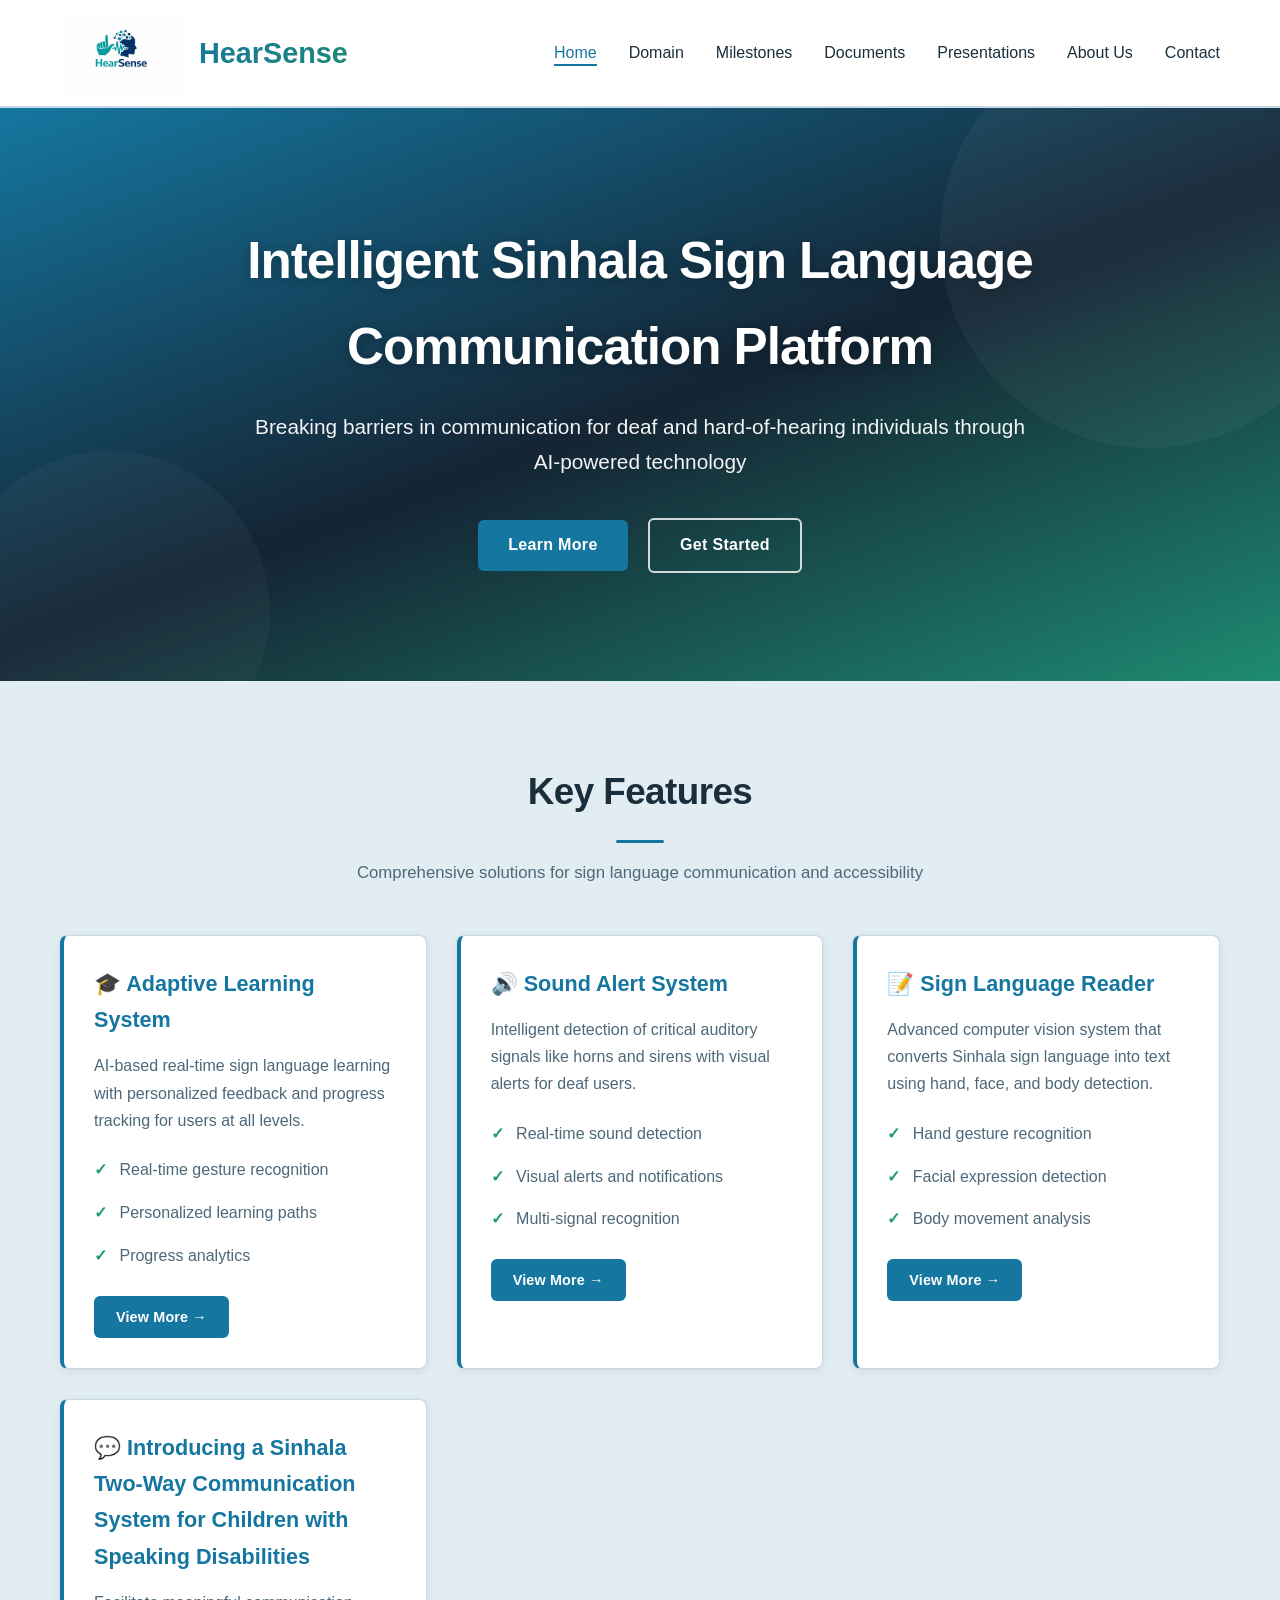
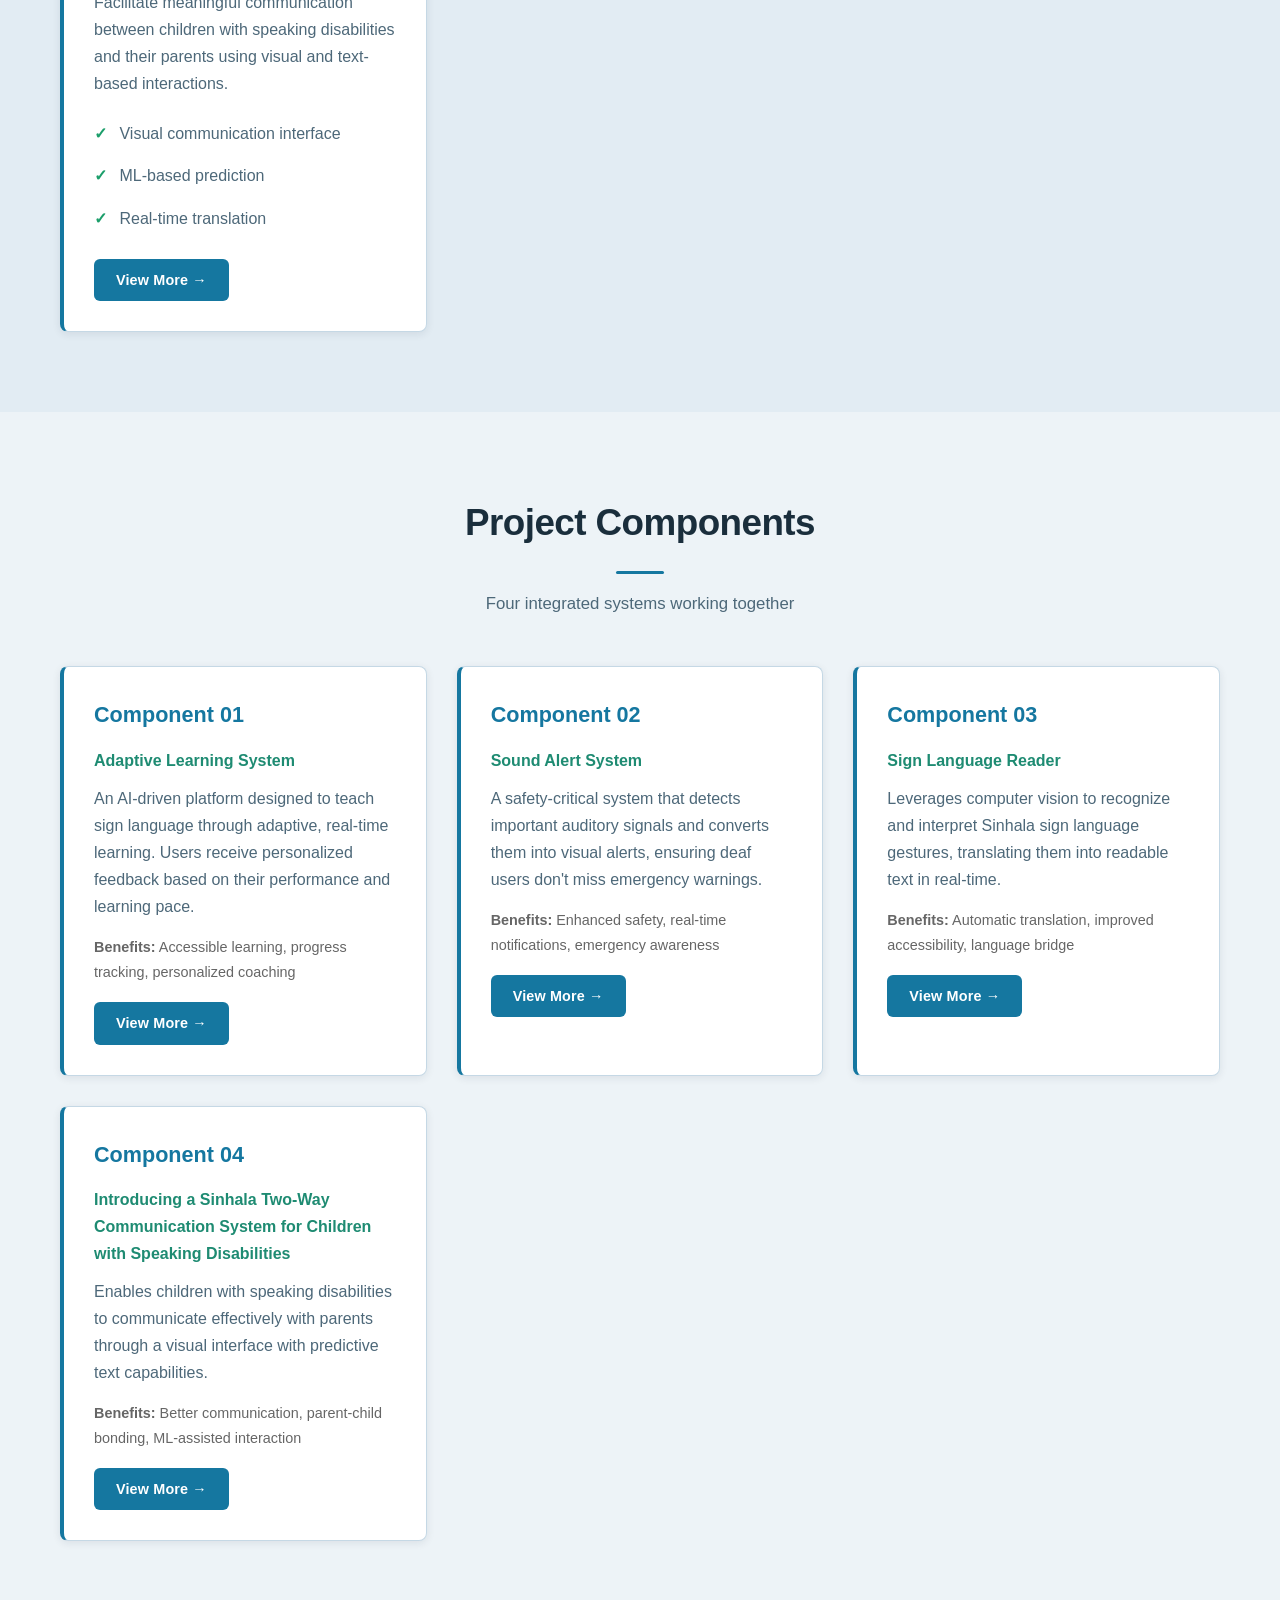
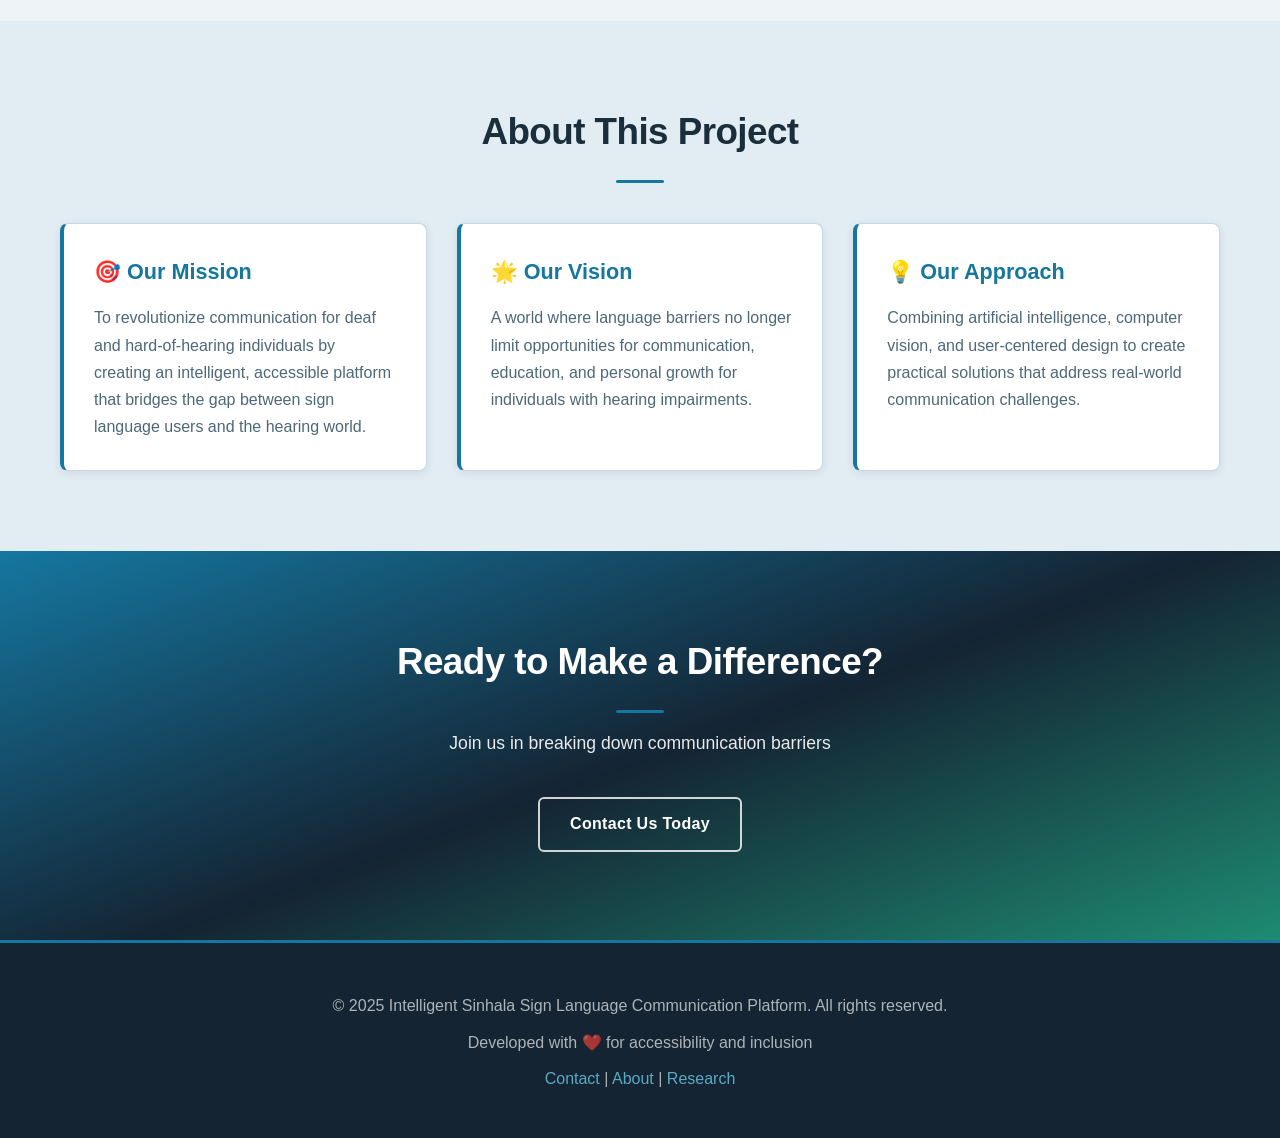
<file: index.html>
<!DOCTYPE html>
<html lang="en">
<head>
    <meta charset="UTF-8">
    <meta name="viewport" content="width=device-width, initial-scale=1.0">
    <title>Intelligent Sinhala Sign Language Communication Platform</title>
    <link rel="stylesheet" href="css/styles.css">
</head>
<body>
    <!-- Navigation -->
    <nav>
        <div class="navbar">
            <a href="index.html" class="logo"><img src="images/Logo.jpeg" alt="HearSense Logo" class="logo-img"><span class="logo-text">HearSense</span></a>
            <div class="menu-toggle">
                <span></span>
                <span></span>
                <span></span>
            </div>
            <ul class="nav-links">
                <li><a href="index.html">Home</a></li>
                <li><a href="domain.html">Domain</a></li>
                <li><a href="milestones.html">Milestones</a></li>
                <li><a href="documents.html">Documents</a></li>
                <li><a href="presentations.html">Presentations</a></li>
                <li><a href="about.html">About Us</a></li>
                <li><a href="contact.html">Contact</a></li>
            </ul>
        </div>
    </nav>

    <!-- Hero Section -->
    <section class="hero">
        <div class="hero-content">
            <h1>Intelligent Sinhala Sign Language Communication Platform</h1>
            <p>Breaking barriers in communication for deaf and hard-of-hearing individuals through AI-powered technology</p>
            <div>
                <a href="domain.html" class="btn btn-primary">Learn More</a>
                <a href="contact.html" class="btn btn-secondary">Get Started</a>
            </div>
        </div>
    </section>

    <!-- Features Section -->
    <section class="alternate">
        <div class="container">
            <h2 class="section-title">Key Features</h2>
            <p class="section-subtitle">Comprehensive solutions for sign language communication and accessibility</p>
            <div class="cards-grid">
                <div class="card">
                    <h3>🎓 Adaptive Learning System</h3>
                    <p>AI-based real-time sign language learning with personalized feedback and progress tracking for users at all levels.</p>
                    <ul>
                        <li>Real-time gesture recognition</li>
                        <li>Personalized learning paths</li>
                        <li>Progress analytics</li>
                    </ul>
                    <a href="component01.html" class="btn-view-more">View More →</a>
                </div>

                <div class="card">
                    <h3>🔊 Sound Alert System</h3>
                    <p>Intelligent detection of critical auditory signals like horns and sirens with visual alerts for deaf users.</p>
                    <ul>
                        <li>Real-time sound detection</li>
                        <li>Visual alerts and notifications</li>
                        <li>Multi-signal recognition</li>
                    </ul>
                    <a href="component02.html" class="btn-view-more">View More →</a>
                </div>

                <div class="card">
                    <h3>📝 Sign Language Reader</h3>
                    <p>Advanced computer vision system that converts Sinhala sign language into text using hand, face, and body detection.</p>
                    <ul>
                        <li>Hand gesture recognition</li>
                        <li>Facial expression detection</li>
                        <li>Body movement analysis</li>
                    </ul>
                    <a href="component03.html" class="btn-view-more">View More →</a>
                </div>

                <div class="card">
                    <h3>💬 Introducing a Sinhala Two-Way Communication System for Children with Speaking Disabilities</h3>
                    <p>Facilitate meaningful communication between children with speaking disabilities and their parents using visual and text-based interactions.</p>
                    <ul>
                        <li>Visual communication interface</li>
                        <li>ML-based prediction</li>
                        <li>Real-time translation</li>
                    </ul>
                    <a href="component04.html" class="btn-view-more">View More →</a>
                </div>
            </div>
        </div>
    </section>

    <!-- Project Components Section -->
    <section>
        <div class="container">
            <h2 class="section-title">Project Components</h2>
            <p class="section-subtitle">Four integrated systems working together</p>
            <div class="cards-grid">
                <div class="card">
                    <h3>Component 01</h3>
                    <h4 style="color: #1e8b72; margin-bottom: 10px;">Adaptive Learning System</h4>
                    <p>An AI-driven platform designed to teach sign language through adaptive, real-time learning. Users receive personalized feedback based on their performance and learning pace.</p>
                    <p style="margin-top: 15px; color: #666; font-size: 0.9rem;">
                        <strong>Benefits:</strong> Accessible learning, progress tracking, personalized coaching
                    </p>
                    <a href="component01.html" class="btn-view-more">View More →</a>
                </div>

                <div class="card">
                    <h3>Component 02</h3>
                    <h4 style="color: #1e8b72; margin-bottom: 10px;">Sound Alert System</h4>
                    <p>A safety-critical system that detects important auditory signals and converts them into visual alerts, ensuring deaf users don't miss emergency warnings.</p>
                    <p style="margin-top: 15px; color: #666; font-size: 0.9rem;">
                        <strong>Benefits:</strong> Enhanced safety, real-time notifications, emergency awareness
                    </p>
                    <a href="component02.html" class="btn-view-more">View More →</a>
                </div>

                <div class="card">
                    <h3>Component 03</h3>
                    <h4 style="color: #1e8b72; margin-bottom: 10px;">Sign Language Reader</h4>
                    <p>Leverages computer vision to recognize and interpret Sinhala sign language gestures, translating them into readable text in real-time.</p>
                    <p style="margin-top: 15px; color: #666; font-size: 0.9rem;">
                        <strong>Benefits:</strong> Automatic translation, improved accessibility, language bridge
                    </p>
                    <a href="component03.html" class="btn-view-more">View More →</a>
                </div>

                <div class="card">
                    <h3>Component 04</h3>
                    <h4 style="color: #1e8b72; margin-bottom: 10px;"> Introducing a Sinhala Two-Way Communication System for Children with Speaking Disabilities</h4>
                    <p>Enables children with speaking disabilities to communicate effectively with parents through a visual interface with predictive text capabilities.</p>
                    <p style="margin-top: 15px; color: #666; font-size: 0.9rem;">
                        <strong>Benefits:</strong> Better communication, parent-child bonding, ML-assisted interaction
                    </p>
                    <a href="component04.html" class="btn-view-more">View More →</a>
                </div>
            </div>
        </div>
    </section>

    <!-- About Project Section -->
    <section class="alternate">
        <div class="container">
            <h2 class="section-title">About This Project</h2>
            <div class="cards-grid">
                <div class="card">
                    <h3>🎯 Our Mission</h3>
                    <p>To revolutionize communication for deaf and hard-of-hearing individuals by creating an intelligent, accessible platform that bridges the gap between sign language users and the hearing world.</p>
                </div>

                <div class="card">
                    <h3>🌟 Our Vision</h3>
                    <p>A world where language barriers no longer limit opportunities for communication, education, and personal growth for individuals with hearing impairments.</p>
                </div>

                <div class="card">
                    <h3>💡 Our Approach</h3>
                    <p>Combining artificial intelligence, computer vision, and user-centered design to create practical solutions that address real-world communication challenges.</p>
                </div>
            </div>
        </div>
    </section>

    <!-- CTA Section -->
    <section style="background: linear-gradient(160deg, #1577a0 0%, #142433 52%, #1e8b72 100%); color: white; text-align: center;">
        <div class="container">
            <h2 class="section-title" style="color: white;">Ready to Make a Difference?</h2>
            <p style="color: rgba(255,255,255,0.9); margin-bottom: 30px; font-size: 1.1rem;">
                Join us in breaking down communication barriers
            </p>
            <a href="contact.html" class="btn btn-secondary">Contact Us Today</a>
        </div>
    </section>

    <!-- Footer -->
    <footer>
        <div class="footer-content">
            <p>&copy; 2025 Intelligent Sinhala Sign Language Communication Platform. All rights reserved.</p>
            <p>Developed with ❤️ for accessibility and inclusion</p>
            <p>
                <a href="contact.html">Contact</a> | 
                <a href="about.html">About</a> | 
                <a href="domain.html">Research</a>
            </p>
        </div>
    </footer>

    <script src="js/main.js"></script>
</body>
</html>
</file>
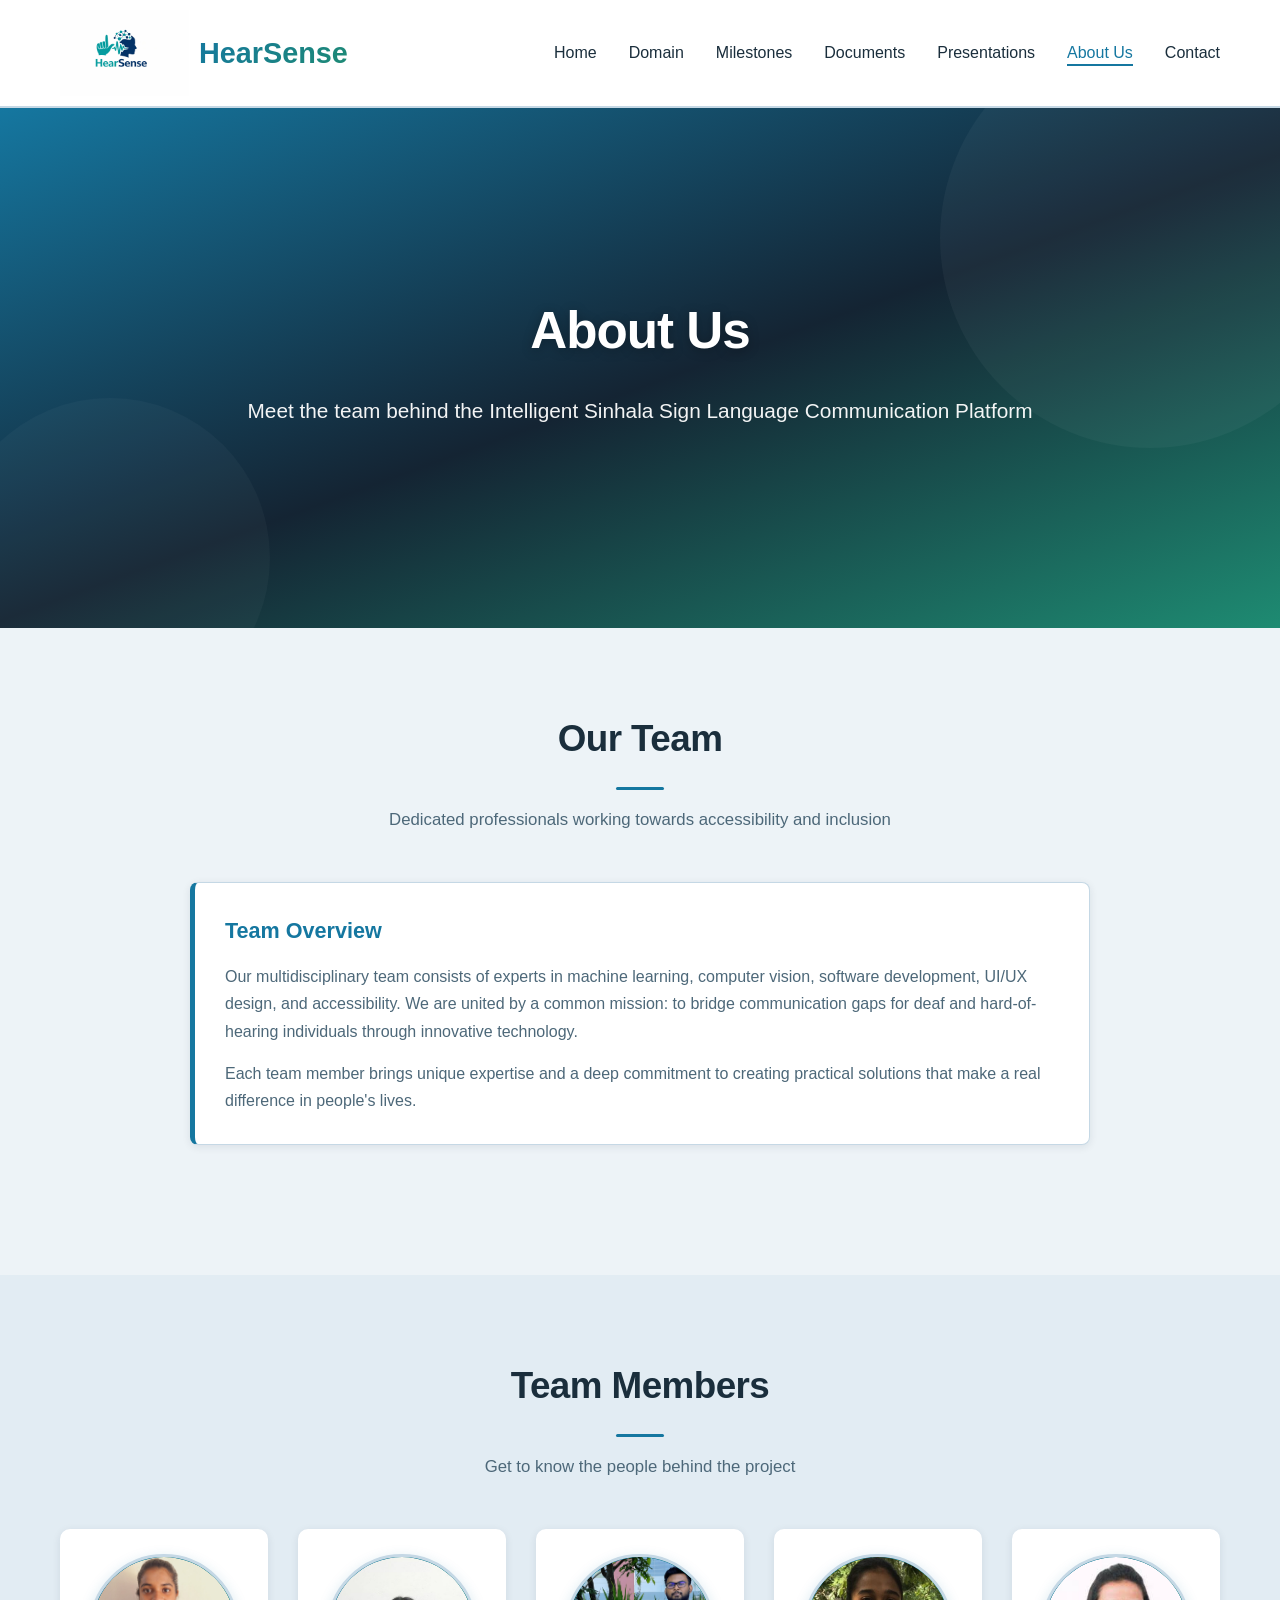
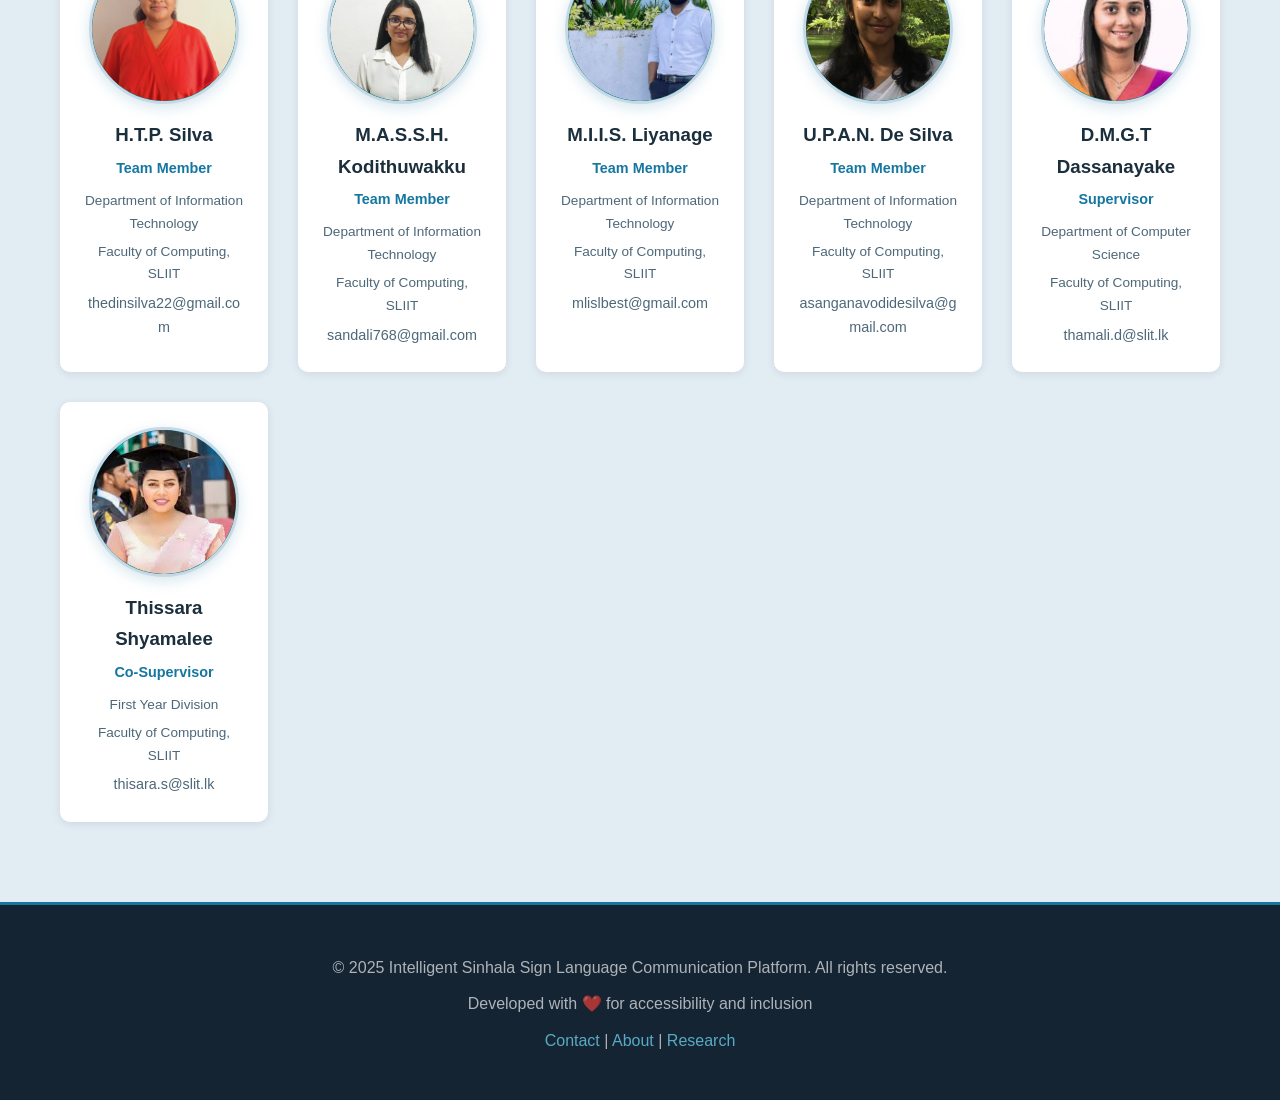
<file: about.html>
<!DOCTYPE html>
<html lang="en">
<head>
    <meta charset="UTF-8">
    <meta name="viewport" content="width=device-width, initial-scale=1.0">
    <title>About Us - Team Members</title>
    <link rel="stylesheet" href="css/styles.css">
</head>
<body>
    <!-- Navigation -->
    <nav>
        <div class="navbar">
            <a href="index.html" class="logo"><img src="images/Logo.jpeg" alt="HearSense Logo" class="logo-img"><span class="logo-text">HearSense</span></a>
            <div class="menu-toggle">
                <span></span>
                <span></span>
                <span></span>
            </div>
            <ul class="nav-links">
                <li><a href="index.html">Home</a></li>
                <li><a href="domain.html">Domain</a></li>
                <li><a href="milestones.html">Milestones</a></li>
                <li><a href="documents.html">Documents</a></li>
                <li><a href="presentations.html">Presentations</a></li>
                <li><a href="about.html">About Us</a></li>
                <li><a href="contact.html">Contact</a></li>
            </ul>
        </div>
    </nav>

    <!-- Hero Section -->
    <section class="hero">
        <div class="hero-content">
            <h1>About Us</h1>
            <p>Meet the team behind the Intelligent Sinhala Sign Language Communication Platform</p>
        </div>
    </section>

    <!-- Team Introduction -->
    <section>
        <div class="container">
            <h2 class="section-title">Our Team</h2>
            <p class="section-subtitle">Dedicated professionals working towards accessibility and inclusion</p>
            
            <div class="card" style="max-width: 900px; margin: 0 auto; margin-bottom: 50px; border-left: 5px solid #1577a0;">
                <h3 style="color: #1577a0;">Team Overview</h3>
                <p>Our multidisciplinary team consists of experts in machine learning, computer vision, software development, UI/UX design, and accessibility. We are united by a common mission: to bridge communication gaps for deaf and hard-of-hearing individuals through innovative technology.</p>
                <p style="margin-top: 15px;">Each team member brings unique expertise and a deep commitment to creating practical solutions that make a real difference in people's lives.</p>
            </div>
        </div>
    </section>

    <!-- Team Members -->
    <section class="alternate">
        <div class="container">
            <h2 class="section-title">Team Members</h2>
            <p class="section-subtitle">Get to know the people behind the project</p>
            
            <div class="team-grid">
                <!-- Team Member 1 -->
                <div class="team-member">
                    <div class="team-member-avatar">
                        <img src="images/Silva.jpeg" alt="H.T.P. Silva">
                    </div>
                    <h3>H.T.P. Silva</h3>
                    <p class="role">Team Member</p>
                    <p class="department">Department of Information Technology</p>
                    <p class="department">Faculty of Computing, SLIIT</p>
                    <p class="email">thedinsilva22@gmail.com</p>
                </div>

                <!-- Team Member 2 -->
                <div class="team-member">
                    <div class="team-member-avatar">
                        <img src="images/Kodithuwakku.jpeg" alt="M.A.S.S.H. Kodithuwakku">
                    </div>
                    <h3>M.A.S.S.H. Kodithuwakku</h3>
                    <p class="role">Team Member</p>
                    <p class="department">Department of Information Technology</p>
                    <p class="department">Faculty of Computing, SLIIT</p>
                    <p class="email">sandali768@gmail.com</p>
                </div>

                <!-- Team Member 3 -->
                <div class="team-member">
                    <div class="team-member-avatar">
                        <img src="images/Liyanage.jpeg" alt="M.I.I.S. Liyanage">
                    </div>
                    <h3>M.I.I.S. Liyanage</h3>
                    <p class="role">Team Member</p>
                    <p class="department">Department of Information Technology</p>
                    <p class="department">Faculty of Computing, SLIIT</p>
                    <p class="email">mlislbest@gmail.com</p>
                </div>

                <!-- Team Member 4 -->
                <div class="team-member">
                    <div class="team-member-avatar">
                        <img src="images/DeSilva.jpeg" alt="U.P.A.N. De Silva">
                    </div>
                    <h3>U.P.A.N. De Silva</h3>
                    <p class="role">Team Member</p>
                    <p class="department">Department of Information Technology</p>
                    <p class="department">Faculty of Computing, SLIIT</p>
                    <p class="email">asanganavodidesilva@gmail.com</p>
                </div>

                <!-- Team Member 5 - Supervisor -->
                <div class="team-member">
                    <div class="team-member-avatar">
                        <img src="images/Thamali.jpg" alt="D.M.G.T Dassanayake">
                    </div>
                    <h3>D.M.G.T Dassanayake</h3>
                    <p class="role">Supervisor</p>
                    <p class="department">Department of Computer Science</p>
                    <p class="department">Faculty of Computing, SLIIT</p>
                    <p class="email">thamali.d@slit.lk</p>
                </div>

                <!-- Team Member 6 - Co-Supervisor -->
                <div class="team-member">
                    <div class="team-member-avatar">
                        <img src="images/Thisara.jpg" alt="Thissara Shyamalee">
                    </div>
                    <h3>Thissara Shyamalee</h3>
                    <p class="role">Co-Supervisor</p>
                    <p class="department">First Year Division</p>
                    <p class="department">Faculty of Computing, SLIIT</p>
                    <p class="email">thisara.s@slit.lk</p>
                </div>
            </div>
        </div>
    </section>



    <!-- Footer -->
    <footer>
        <div class="footer-content">
            <p>&copy; 2025 Intelligent Sinhala Sign Language Communication Platform. All rights reserved.</p>
            <p>Developed with ❤️ for accessibility and inclusion</p>
            <p>
                <a href="contact.html">Contact</a> | 
                <a href="about.html">About</a> | 
                <a href="domain.html">Research</a>
            </p>
        </div>
    </footer>

    <script src="js/main.js"></script>
</body>
</html>
</file>
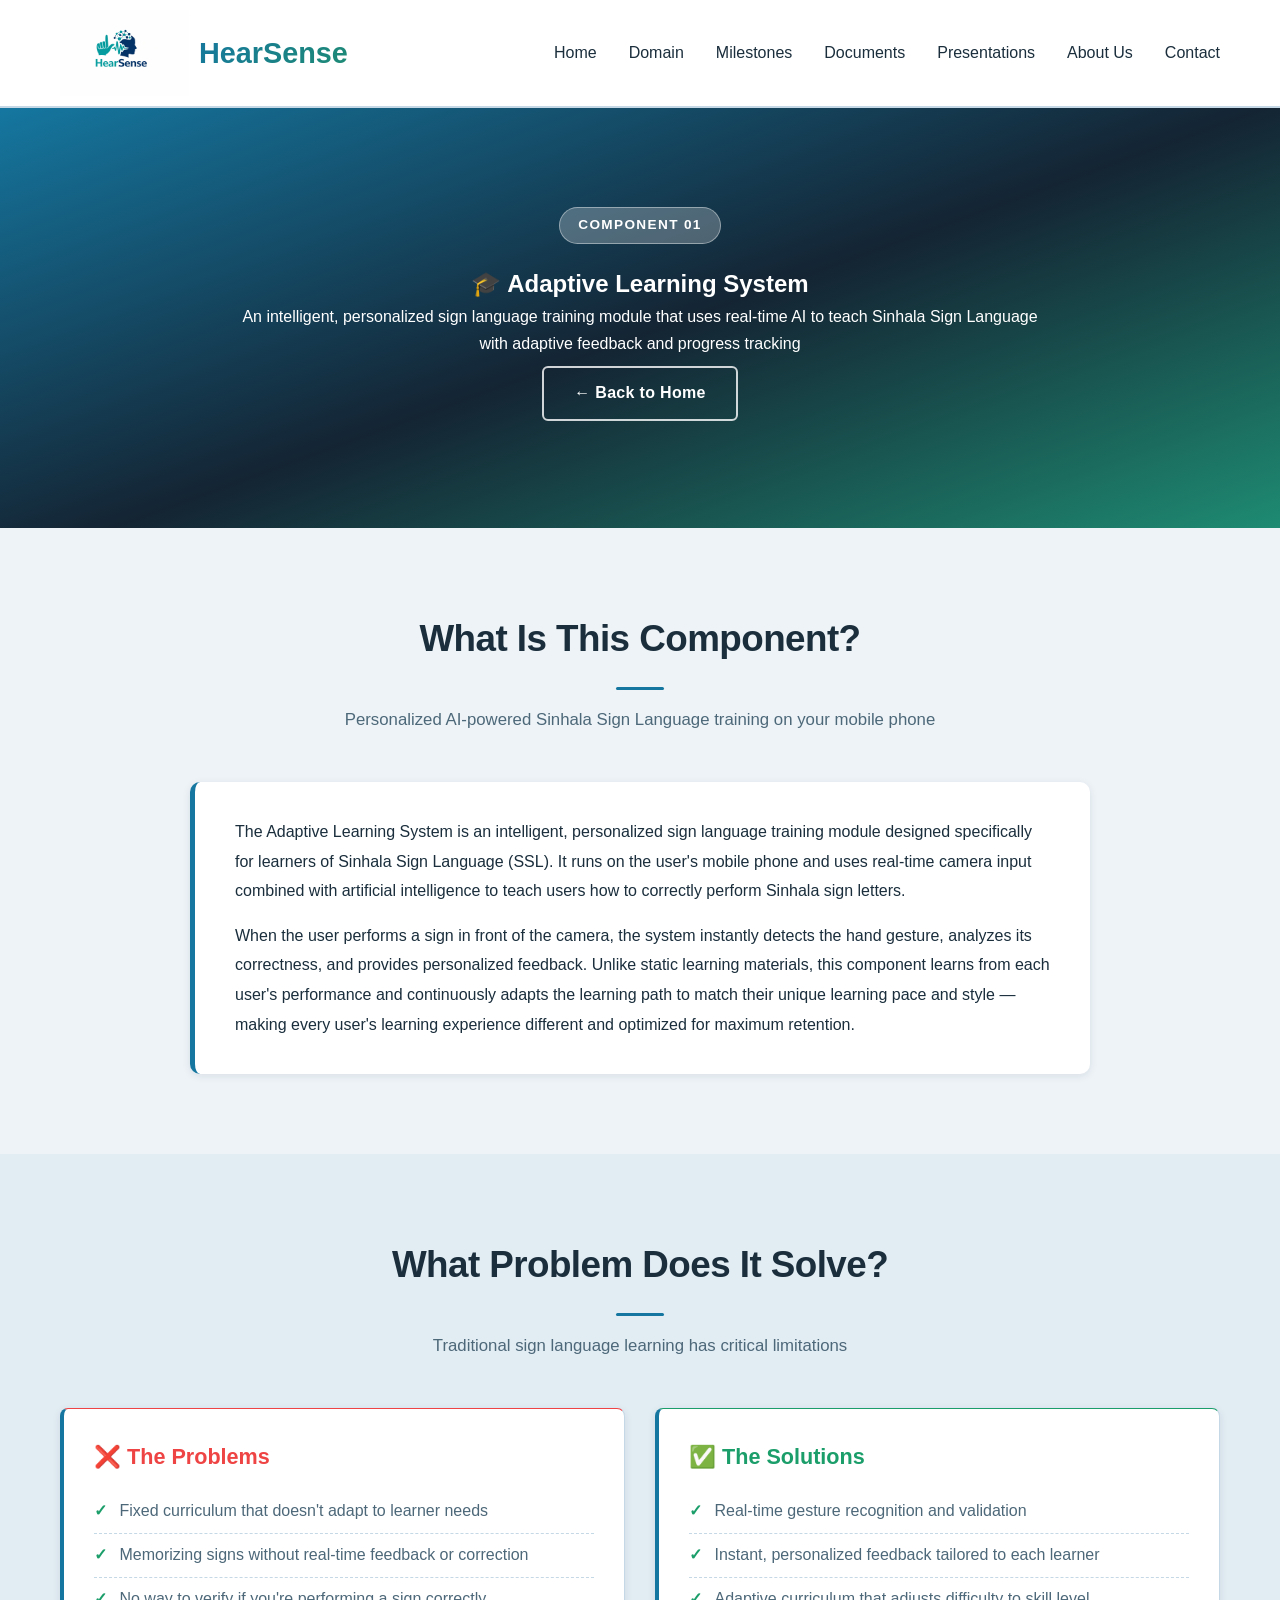
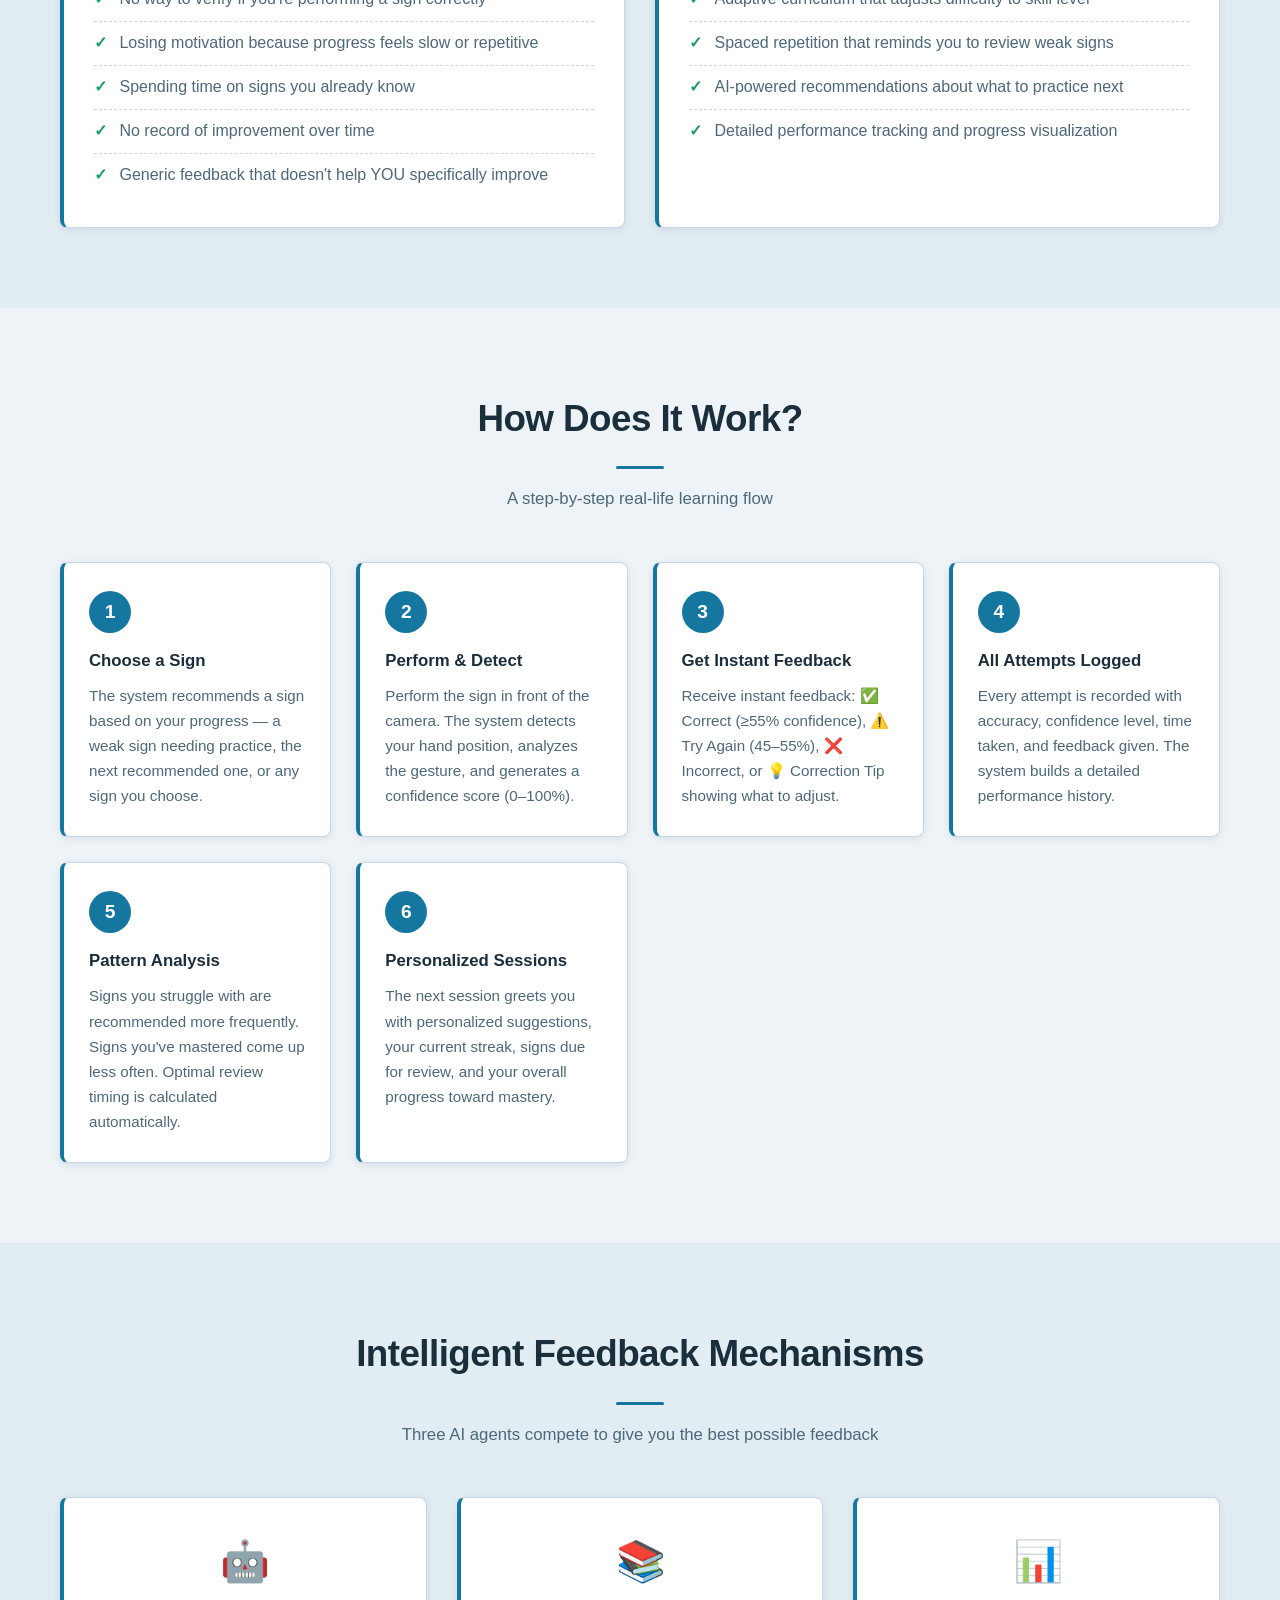
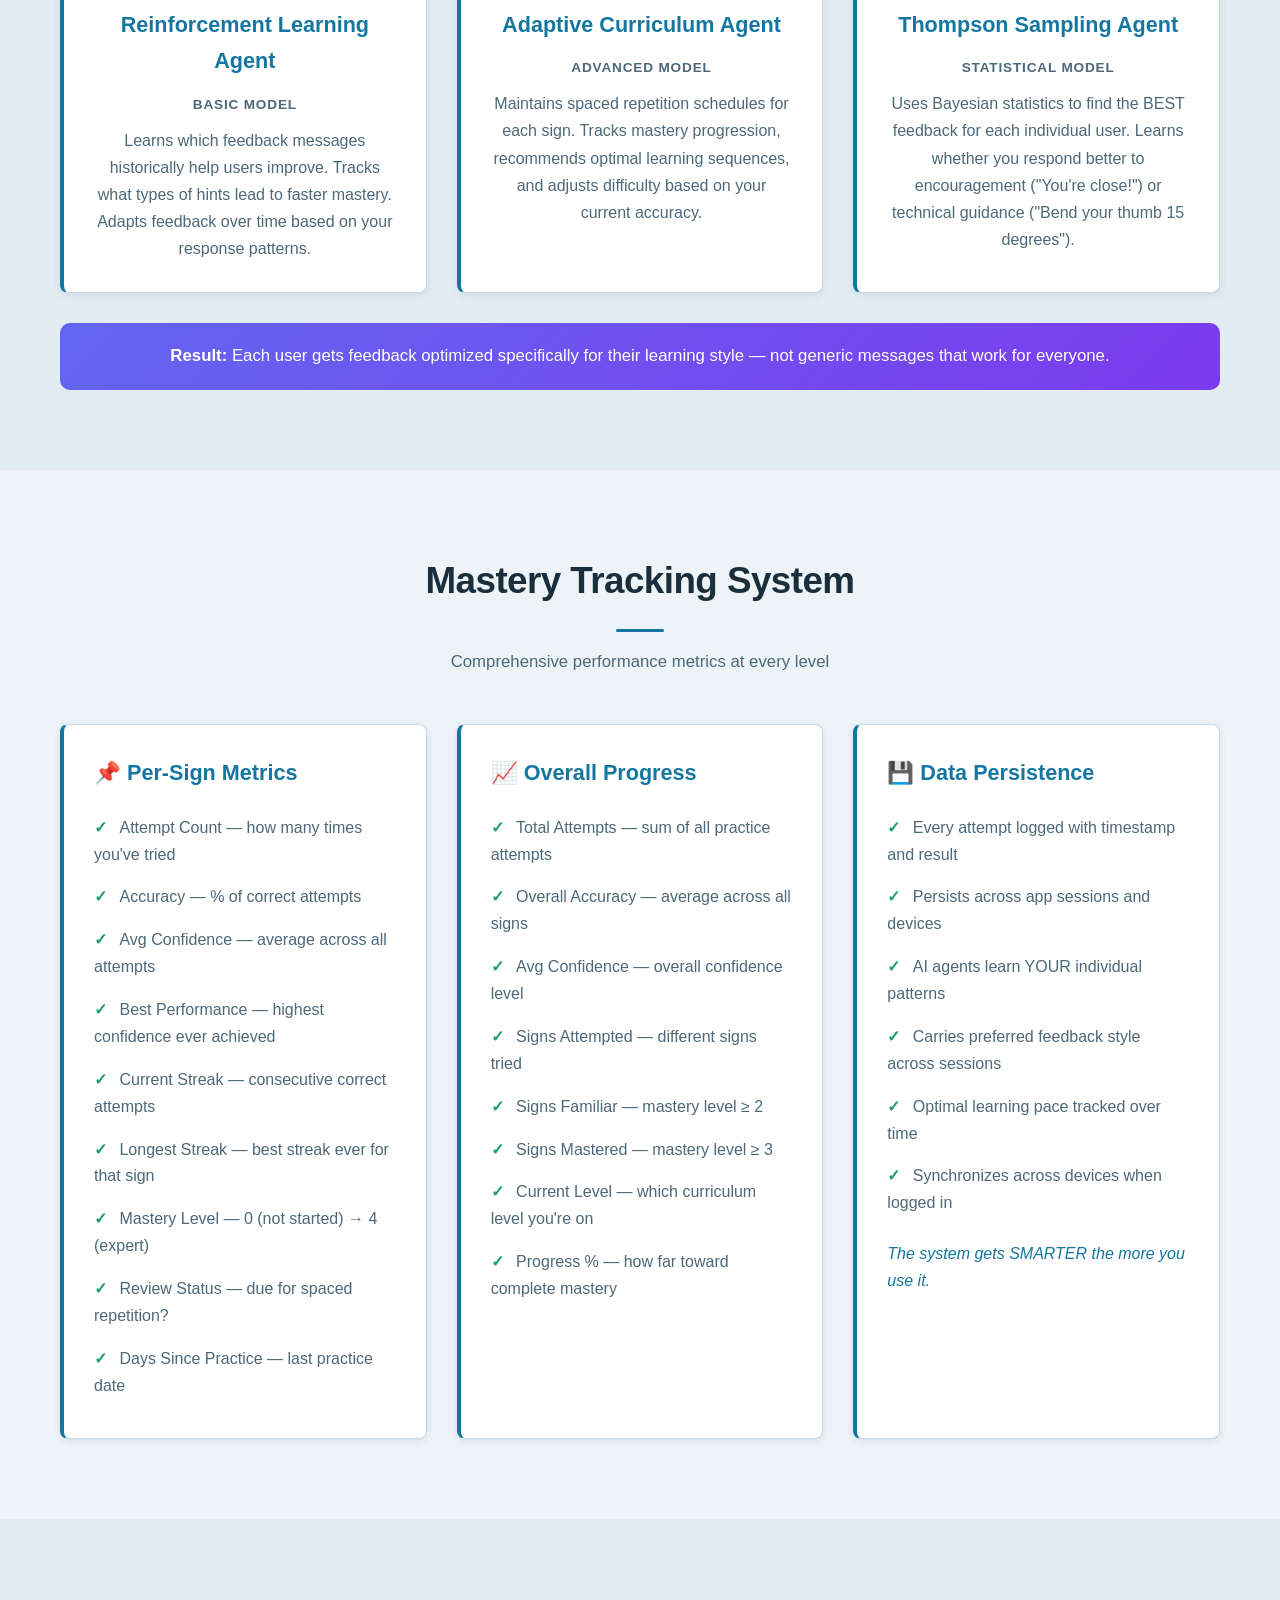
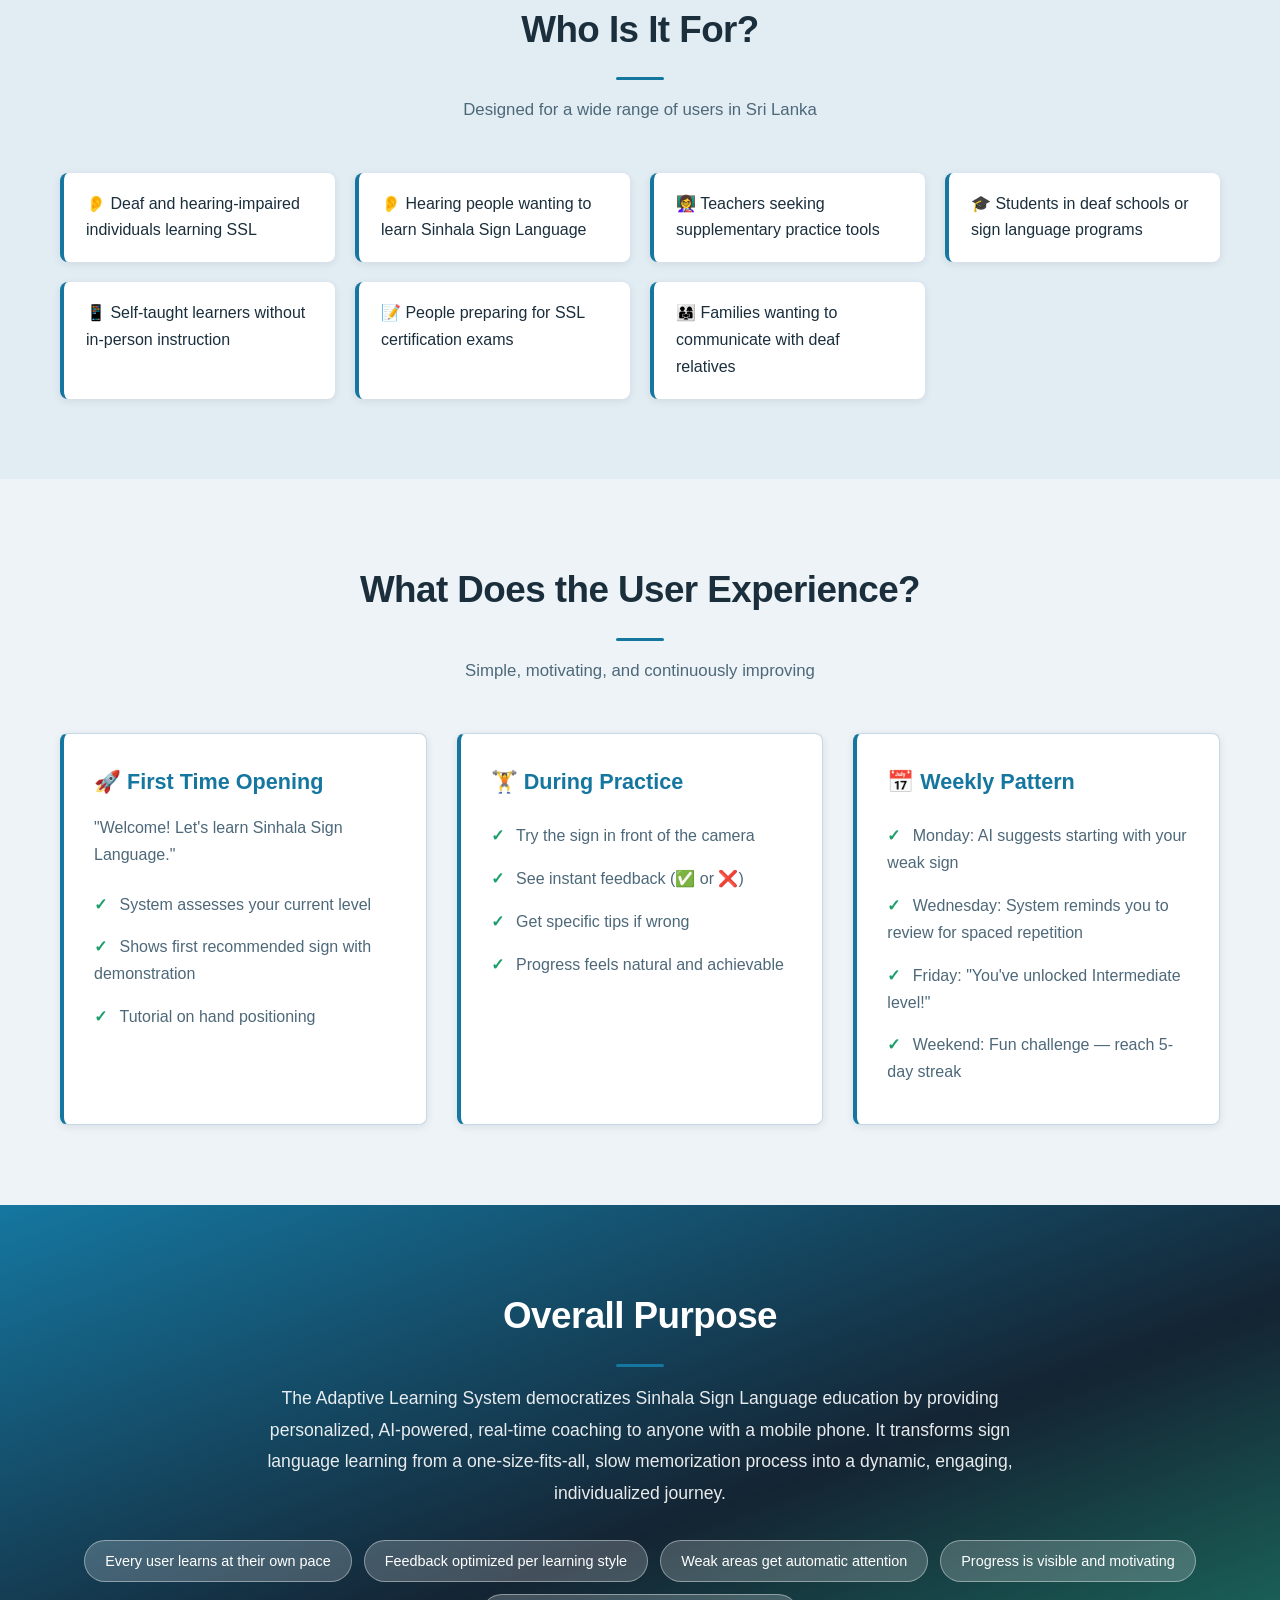
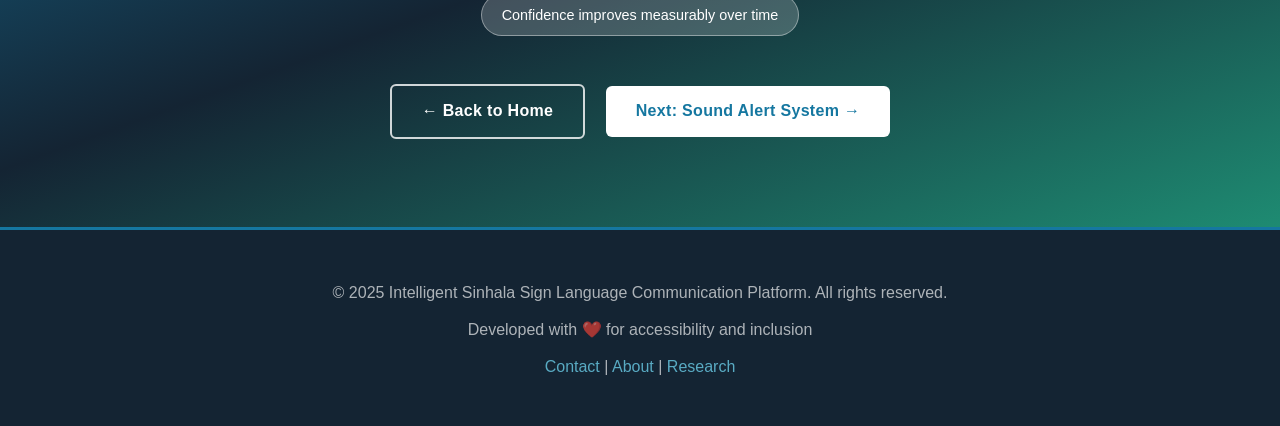
<file: component01.html>
<!DOCTYPE html>
<html lang="en">
<head>
    <meta charset="UTF-8">
    <meta name="viewport" content="width=device-width, initial-scale=1.0">
    <title>Component 01 - Adaptive Learning System | HearSense</title>
    <link rel="stylesheet" href="css/styles.css">
</head>
<body>
    <!-- Navigation -->
    <nav>
        <div class="navbar">
            <a href="index.html" class="logo"><img src="images/Logo.jpeg" alt="HearSense Logo" class="logo-img"><span class="logo-text">HearSense</span></a>
            <div class="menu-toggle">
                <span></span>
                <span></span>
                <span></span>
            </div>
            <ul class="nav-links">
                <li><a href="index.html">Home</a></li>
                <li><a href="domain.html">Domain</a></li>
                <li><a href="milestones.html">Milestones</a></li>
                <li><a href="documents.html">Documents</a></li>
                <li><a href="presentations.html">Presentations</a></li>
                <li><a href="about.html">About Us</a></li>
                <li><a href="contact.html">Contact</a></li>
            </ul>
        </div>
    </nav>

    <!-- Hero Section -->
    <section class="component-hero component-hero-01">
        <div class="hero-content">
            <div class="component-badge">Component 01</div>
            <h1>🎓 Adaptive Learning System</h1>
            <p>An intelligent, personalized sign language training module that uses real-time AI to teach Sinhala Sign Language with adaptive feedback and progress tracking</p>
            <a href="index.html" class="btn btn-secondary">← Back to Home</a>
        </div>
    </section>

    <!-- What Is This Component -->
    <section>
        <div class="container">
            <h2 class="section-title">What Is This Component?</h2>
            <p class="section-subtitle">Personalized AI-powered Sinhala Sign Language training on your mobile phone</p>
            <div class="component-intro-card">
                <p>
                    The Adaptive Learning System is an intelligent, personalized sign language training module designed specifically for learners of Sinhala Sign Language (SSL). It runs on the user's mobile phone and uses real-time camera input combined with artificial intelligence to teach users how to correctly perform Sinhala sign letters.
                </p>
                <p>
                    When the user performs a sign in front of the camera, the system instantly detects the hand gesture, analyzes its correctness, and provides personalized feedback. Unlike static learning materials, this component learns from each user's performance and continuously adapts the learning path to match their unique learning pace and style — making every user's learning experience different and optimized for maximum retention.
                </p>
            </div>
        </div>
    </section>

    <!-- Problem Solved -->
    <section class="alternate">
        <div class="container">
            <h2 class="section-title">What Problem Does It Solve?</h2>
            <p class="section-subtitle">Traditional sign language learning has critical limitations</p>
            <div class="cards-grid">
                <div class="card problem-card">
                    <h3>❌ The Problems</h3>
                    <ul class="problem-list">
                        <li>Fixed curriculum that doesn't adapt to learner needs</li>
                        <li>Memorizing signs without real-time feedback or correction</li>
                        <li>No way to verify if you're performing a sign correctly</li>
                        <li>Losing motivation because progress feels slow or repetitive</li>
                        <li>Spending time on signs you already know</li>
                        <li>No record of improvement over time</li>
                        <li>Generic feedback that doesn't help YOU specifically improve</li>
                    </ul>
                </div>
                <div class="card solution-card">
                    <h3>✅ The Solutions</h3>
                    <ul class="solution-list">
                        <li>Real-time gesture recognition and validation</li>
                        <li>Instant, personalized feedback tailored to each learner</li>
                        <li>Adaptive curriculum that adjusts difficulty to skill level</li>
                        <li>Spaced repetition that reminds you to review weak signs</li>
                        <li>AI-powered recommendations about what to practice next</li>
                        <li>Detailed performance tracking and progress visualization</li>
                    </ul>
                </div>
            </div>
        </div>
    </section>

    <!-- How It Works -->
    <section>
        <div class="container">
            <h2 class="section-title">How Does It Work?</h2>
            <p class="section-subtitle">A step-by-step real-life learning flow</p>
            <div class="how-it-works-grid">
                <div class="step-card">
                    <div class="step-number">1</div>
                    <h4>Choose a Sign</h4>
                    <p>The system recommends a sign based on your progress — a weak sign needing practice, the next recommended one, or any sign you choose.</p>
                </div>
                <div class="step-card">
                    <div class="step-number">2</div>
                    <h4>Perform & Detect</h4>
                    <p>Perform the sign in front of the camera. The system detects your hand position, analyzes the gesture, and generates a confidence score (0–100%).</p>
                </div>
                <div class="step-card">
                    <div class="step-number">3</div>
                    <h4>Get Instant Feedback</h4>
                    <p>Receive instant feedback: ✅ Correct (≥55% confidence), ⚠️ Try Again (45–55%), ❌ Incorrect, or 💡 Correction Tip showing what to adjust.</p>
                </div>
                <div class="step-card">
                    <div class="step-number">4</div>
                    <h4>All Attempts Logged</h4>
                    <p>Every attempt is recorded with accuracy, confidence level, time taken, and feedback given. The system builds a detailed performance history.</p>
                </div>
                <div class="step-card">
                    <div class="step-number">5</div>
                    <h4>Pattern Analysis</h4>
                    <p>Signs you struggle with are recommended more frequently. Signs you've mastered come up less often. Optimal review timing is calculated automatically.</p>
                </div>
                <div class="step-card">
                    <div class="step-number">6</div>
                    <h4>Personalized Sessions</h4>
                    <p>The next session greets you with personalized suggestions, your current streak, signs due for review, and your overall progress toward mastery.</p>
                </div>
            </div>
        </div>
    </section>

    <!-- AI Agents -->
    <section class="alternate">
        <div class="container">
            <h2 class="section-title">Intelligent Feedback Mechanisms</h2>
            <p class="section-subtitle">Three AI agents compete to give you the best possible feedback</p>
            <div class="cards-grid">
                <div class="card ai-card">
                    <div class="ai-icon">🤖</div>
                    <h3>Reinforcement Learning Agent</h3>
                    <h4 class="ai-subtitle">Basic Model</h4>
                    <p>Learns which feedback messages historically help users improve. Tracks what types of hints lead to faster mastery. Adapts feedback over time based on your response patterns.</p>
                </div>
                <div class="card ai-card">
                    <div class="ai-icon">📚</div>
                    <h3>Adaptive Curriculum Agent</h3>
                    <h4 class="ai-subtitle">Advanced Model</h4>
                    <p>Maintains spaced repetition schedules for each sign. Tracks mastery progression, recommends optimal learning sequences, and adjusts difficulty based on your current accuracy.</p>
                </div>
                <div class="card ai-card">
                    <div class="ai-icon">📊</div>
                    <h3>Thompson Sampling Agent</h3>
                    <h4 class="ai-subtitle">Statistical Model</h4>
                    <p>Uses Bayesian statistics to find the BEST feedback for each individual user. Learns whether you respond better to encouragement ("You're close!") or technical guidance ("Bend your thumb 15 degrees").</p>
                </div>
            </div>
            <div class="result-banner">
                <strong>Result:</strong> Each user gets feedback optimized specifically for their learning style — not generic messages that work for everyone.
            </div>
        </div>
    </section>

    <!-- Mastery Tracking -->
    <section>
        <div class="container">
            <h2 class="section-title">Mastery Tracking System</h2>
            <p class="section-subtitle">Comprehensive performance metrics at every level</p>
            <div class="cards-grid">
                <div class="card">
                    <h3>📌 Per-Sign Metrics</h3>
                    <ul>
                        <li>Attempt Count — how many times you've tried</li>
                        <li>Accuracy — % of correct attempts</li>
                        <li>Avg Confidence — average across all attempts</li>
                        <li>Best Performance — highest confidence ever achieved</li>
                        <li>Current Streak — consecutive correct attempts</li>
                        <li>Longest Streak — best streak ever for that sign</li>
                        <li>Mastery Level — 0 (not started) → 4 (expert)</li>
                        <li>Review Status — due for spaced repetition?</li>
                        <li>Days Since Practice — last practice date</li>
                    </ul>
                </div>
                <div class="card">
                    <h3>📈 Overall Progress</h3>
                    <ul>
                        <li>Total Attempts — sum of all practice attempts</li>
                        <li>Overall Accuracy — average across all signs</li>
                        <li>Avg Confidence — overall confidence level</li>
                        <li>Signs Attempted — different signs tried</li>
                        <li>Signs Familiar — mastery level ≥ 2</li>
                        <li>Signs Mastered — mastery level ≥ 3</li>
                        <li>Current Level — which curriculum level you're on</li>
                        <li>Progress % — how far toward complete mastery</li>
                    </ul>
                </div>
                <div class="card">
                    <h3>💾 Data Persistence</h3>
                    <ul>
                        <li>Every attempt logged with timestamp and result</li>
                        <li>Persists across app sessions and devices</li>
                        <li>AI agents learn YOUR individual patterns</li>
                        <li>Carries preferred feedback style across sessions</li>
                        <li>Optimal learning pace tracked over time</li>
                        <li>Synchronizes across devices when logged in</li>
                    </ul>
                    <p style="margin-top:15px; font-style:italic; color: var(--primary-color);">The system gets SMARTER the more you use it.</p>
                </div>
            </div>
        </div>
    </section>

    <!-- Who It's For -->
    <section class="alternate">
        <div class="container">
            <h2 class="section-title">Who Is It For?</h2>
            <p class="section-subtitle">Designed for a wide range of users in Sri Lanka</p>
            <div class="audience-grid">
                <div class="audience-item">👂 Deaf and hearing-impaired individuals learning SSL</div>
                <div class="audience-item">👂 Hearing people wanting to learn Sinhala Sign Language</div>
                <div class="audience-item">👩‍🏫 Teachers seeking supplementary practice tools</div>
                <div class="audience-item">🎓 Students in deaf schools or sign language programs</div>
                <div class="audience-item">📱 Self-taught learners without in-person instruction</div>
                <div class="audience-item">📝 People preparing for SSL certification exams</div>
                <div class="audience-item">👨‍👩‍👧 Families wanting to communicate with deaf relatives</div>
            </div>
        </div>
    </section>

    <!-- User Experience -->
    <section>
        <div class="container">
            <h2 class="section-title">What Does the User Experience?</h2>
            <p class="section-subtitle">Simple, motivating, and continuously improving</p>
            <div class="cards-grid">
                <div class="card">
                    <h3>🚀 First Time Opening</h3>
                    <p>"Welcome! Let's learn Sinhala Sign Language."</p>
                    <ul>
                        <li>System assesses your current level</li>
                        <li>Shows first recommended sign with demonstration</li>
                        <li>Tutorial on hand positioning</li>
                    </ul>
                </div>
                <div class="card">
                    <h3>🏋️ During Practice</h3>
                    <ul>
                        <li>Try the sign in front of the camera</li>
                        <li>See instant feedback (✅ or ❌)</li>
                        <li>Get specific tips if wrong</li>
                        <li>Progress feels natural and achievable</li>
                    </ul>
                </div>
                <div class="card">
                    <h3>📅 Weekly Pattern</h3>
                    <ul>
                        <li>Monday: AI suggests starting with your weak sign</li>
                        <li>Wednesday: System reminds you to review for spaced repetition</li>
                        <li>Friday: "You've unlocked Intermediate level!"</li>
                        <li>Weekend: Fun challenge — reach 5-day streak</li>
                    </ul>
                </div>
            </div>
        </div>
    </section>

    <!-- Overall Purpose -->
    <section style="background: linear-gradient(160deg, #1577a0 0%, #142433 52%, #1e8b72 100%); color: white; text-align: center;">
        <div class="container">
            <h2 class="section-title" style="color: white;">Overall Purpose</h2>
            <p style="color: rgba(255,255,255,0.9); max-width: 800px; margin: 0 auto 30px; font-size: 1.1rem; line-height: 1.8;">
                The Adaptive Learning System democratizes Sinhala Sign Language education by providing personalized, AI-powered, real-time coaching to anyone with a mobile phone. It transforms sign language learning from a one-size-fits-all, slow memorization process into a dynamic, engaging, individualized journey.
            </p>
            <div class="purpose-badges">
                <span class="purpose-badge">Every user learns at their own pace</span>
                <span class="purpose-badge">Feedback optimized per learning style</span>
                <span class="purpose-badge">Weak areas get automatic attention</span>
                <span class="purpose-badge">Progress is visible and motivating</span>
                <span class="purpose-badge">Confidence improves measurably over time</span>
            </div>
            <div style="margin-top: 40px;">
                <a href="index.html" class="btn btn-secondary">← Back to Home</a>
                <a href="component02.html" class="btn btn-primary" style="background: white; color: #1577a0;">Next: Sound Alert System →</a>
            </div>
        </div>
    </section>

    <!-- Footer -->
    <footer>
        <div class="footer-content">
            <p>&copy; 2025 Intelligent Sinhala Sign Language Communication Platform. All rights reserved.</p>
            <p>Developed with ❤️ for accessibility and inclusion</p>
            <p>
                <a href="contact.html">Contact</a> |
                <a href="about.html">About</a> |
                <a href="domain.html">Research</a>
            </p>
        </div>
    </footer>

    <script src="js/main.js"></script>
</body>
</html>
</file>
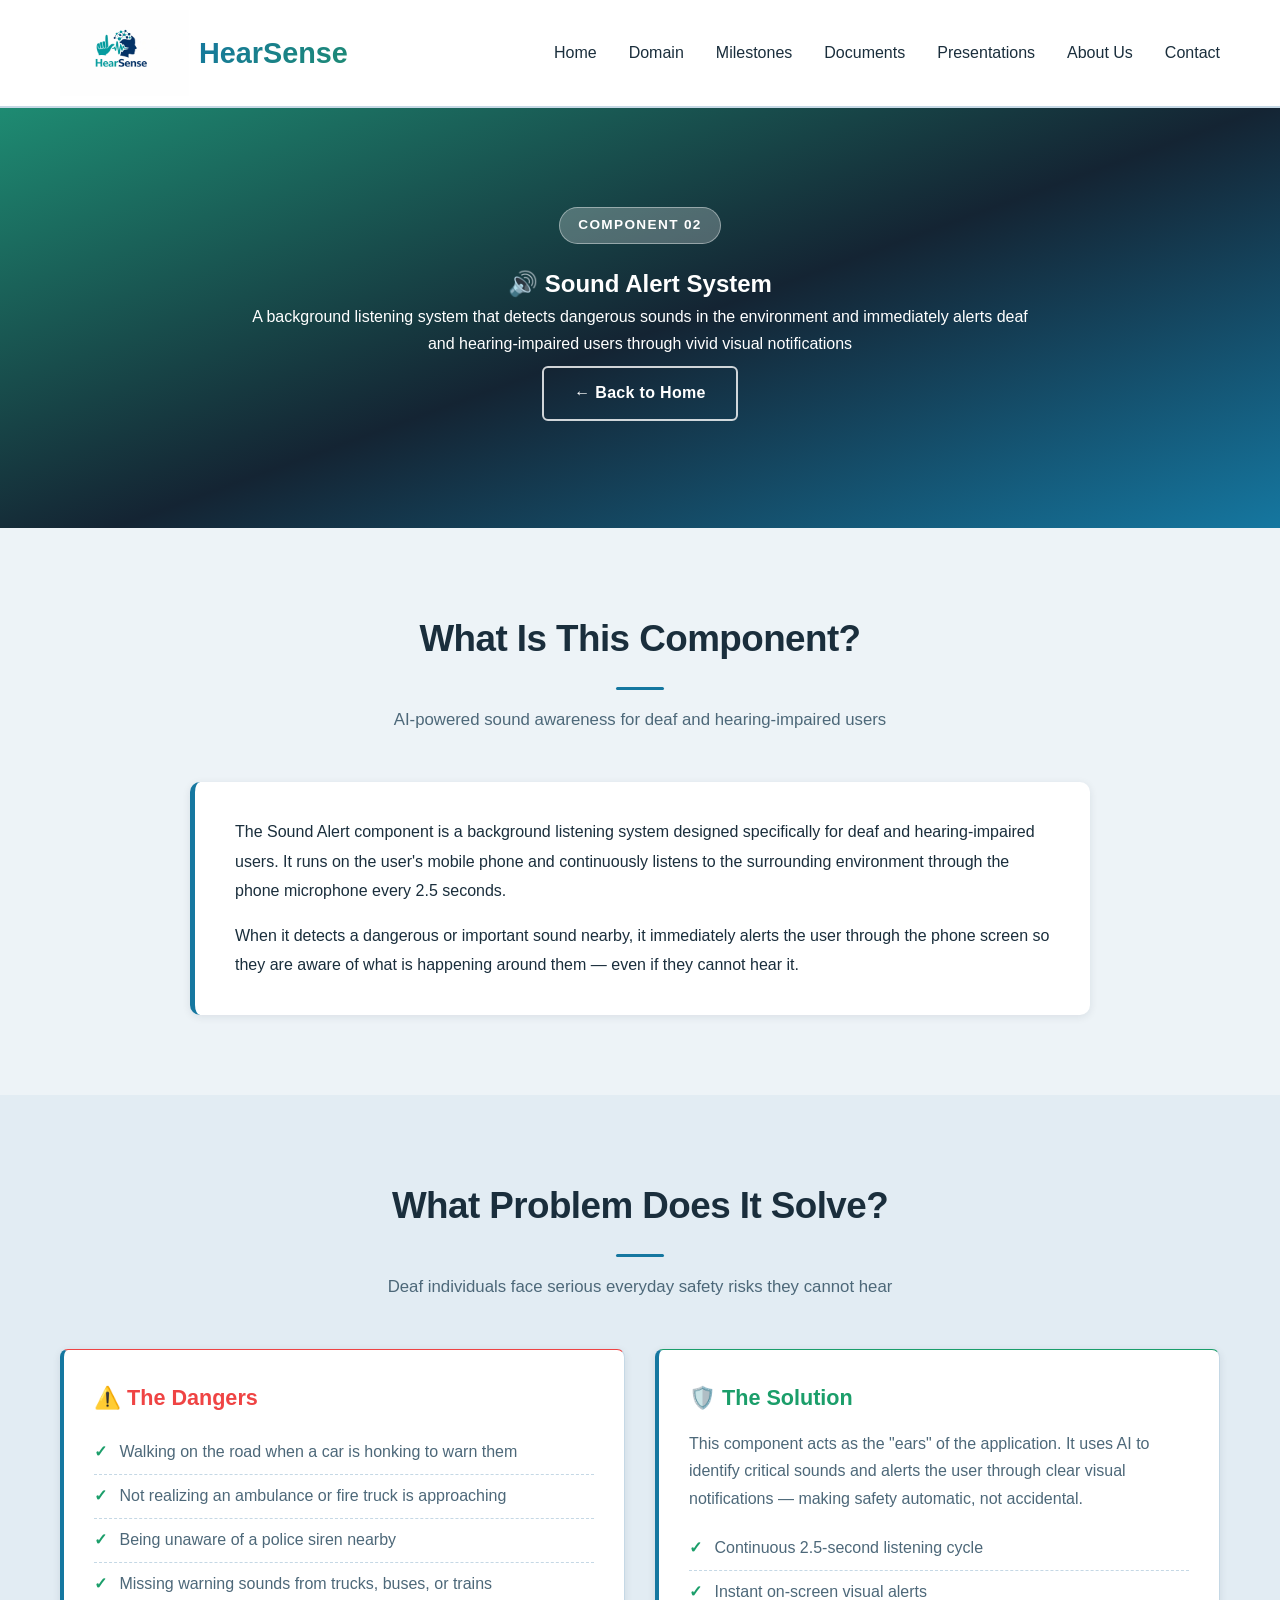
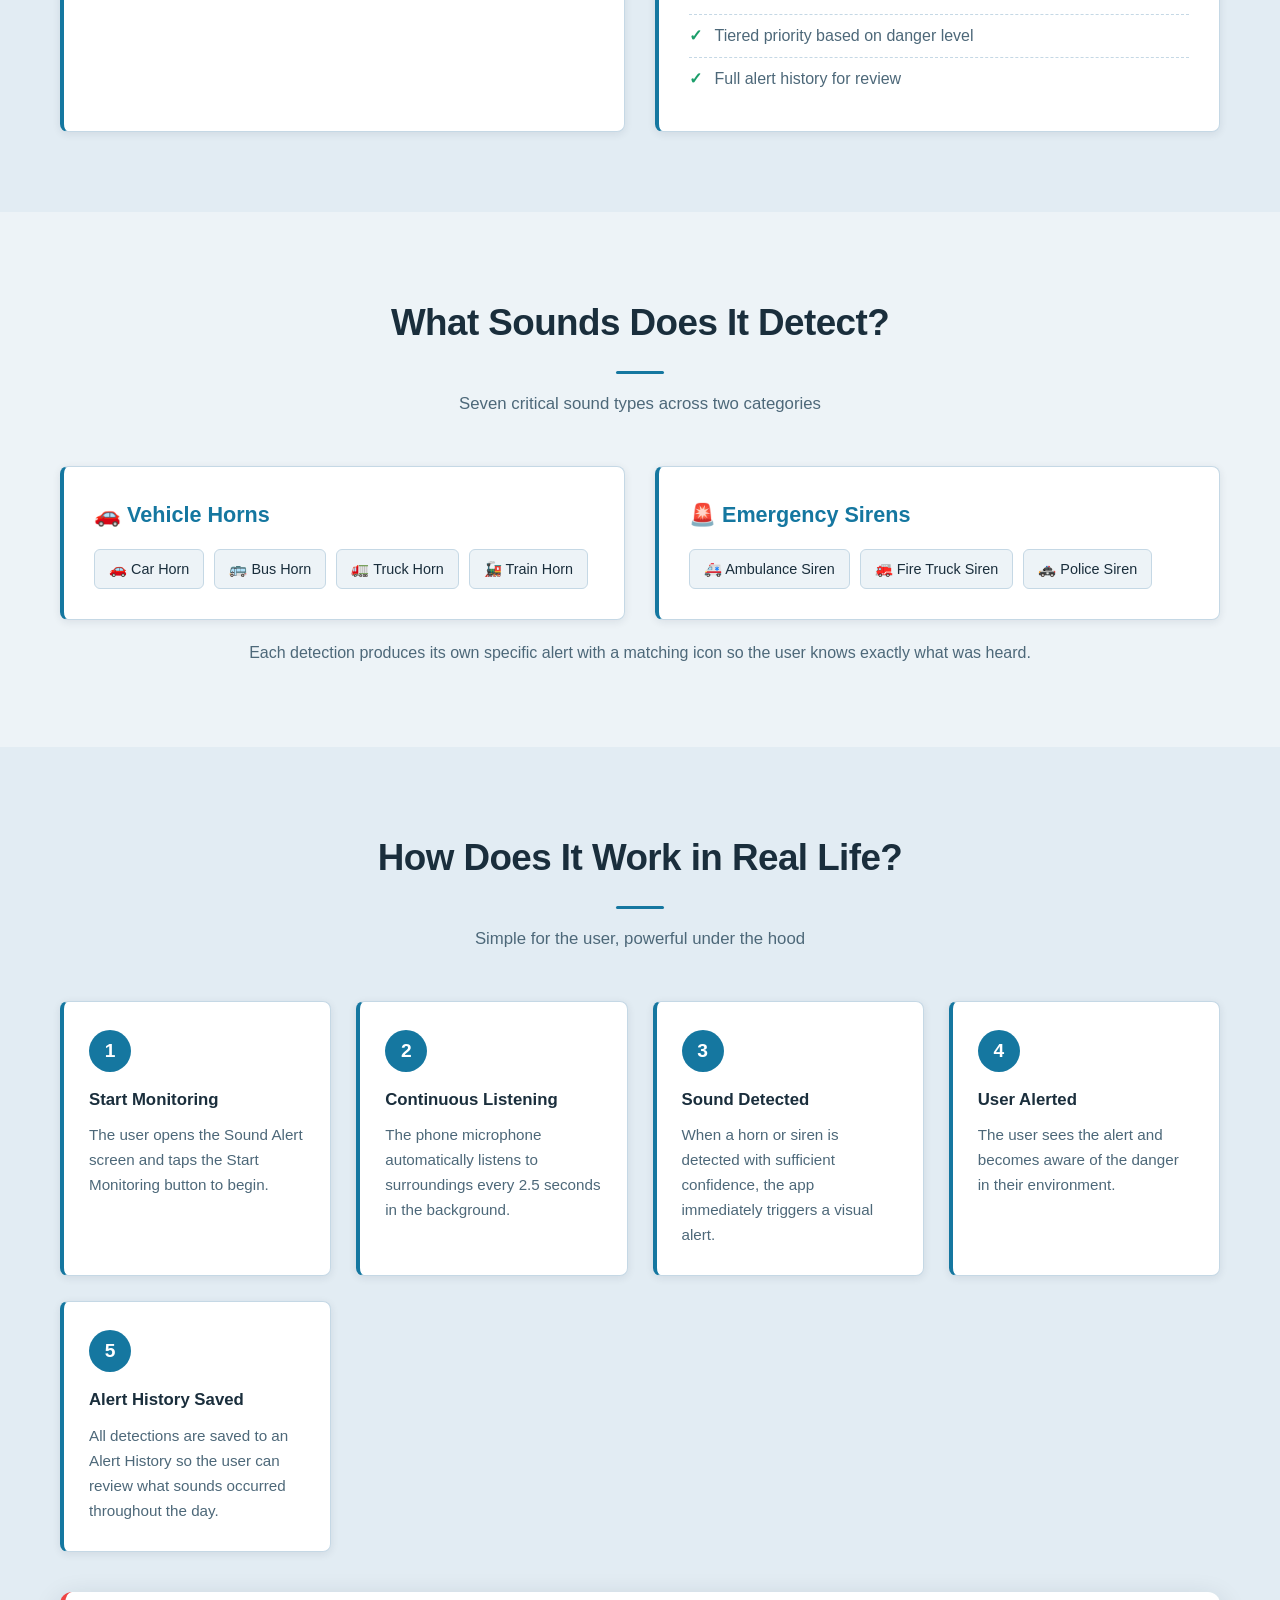
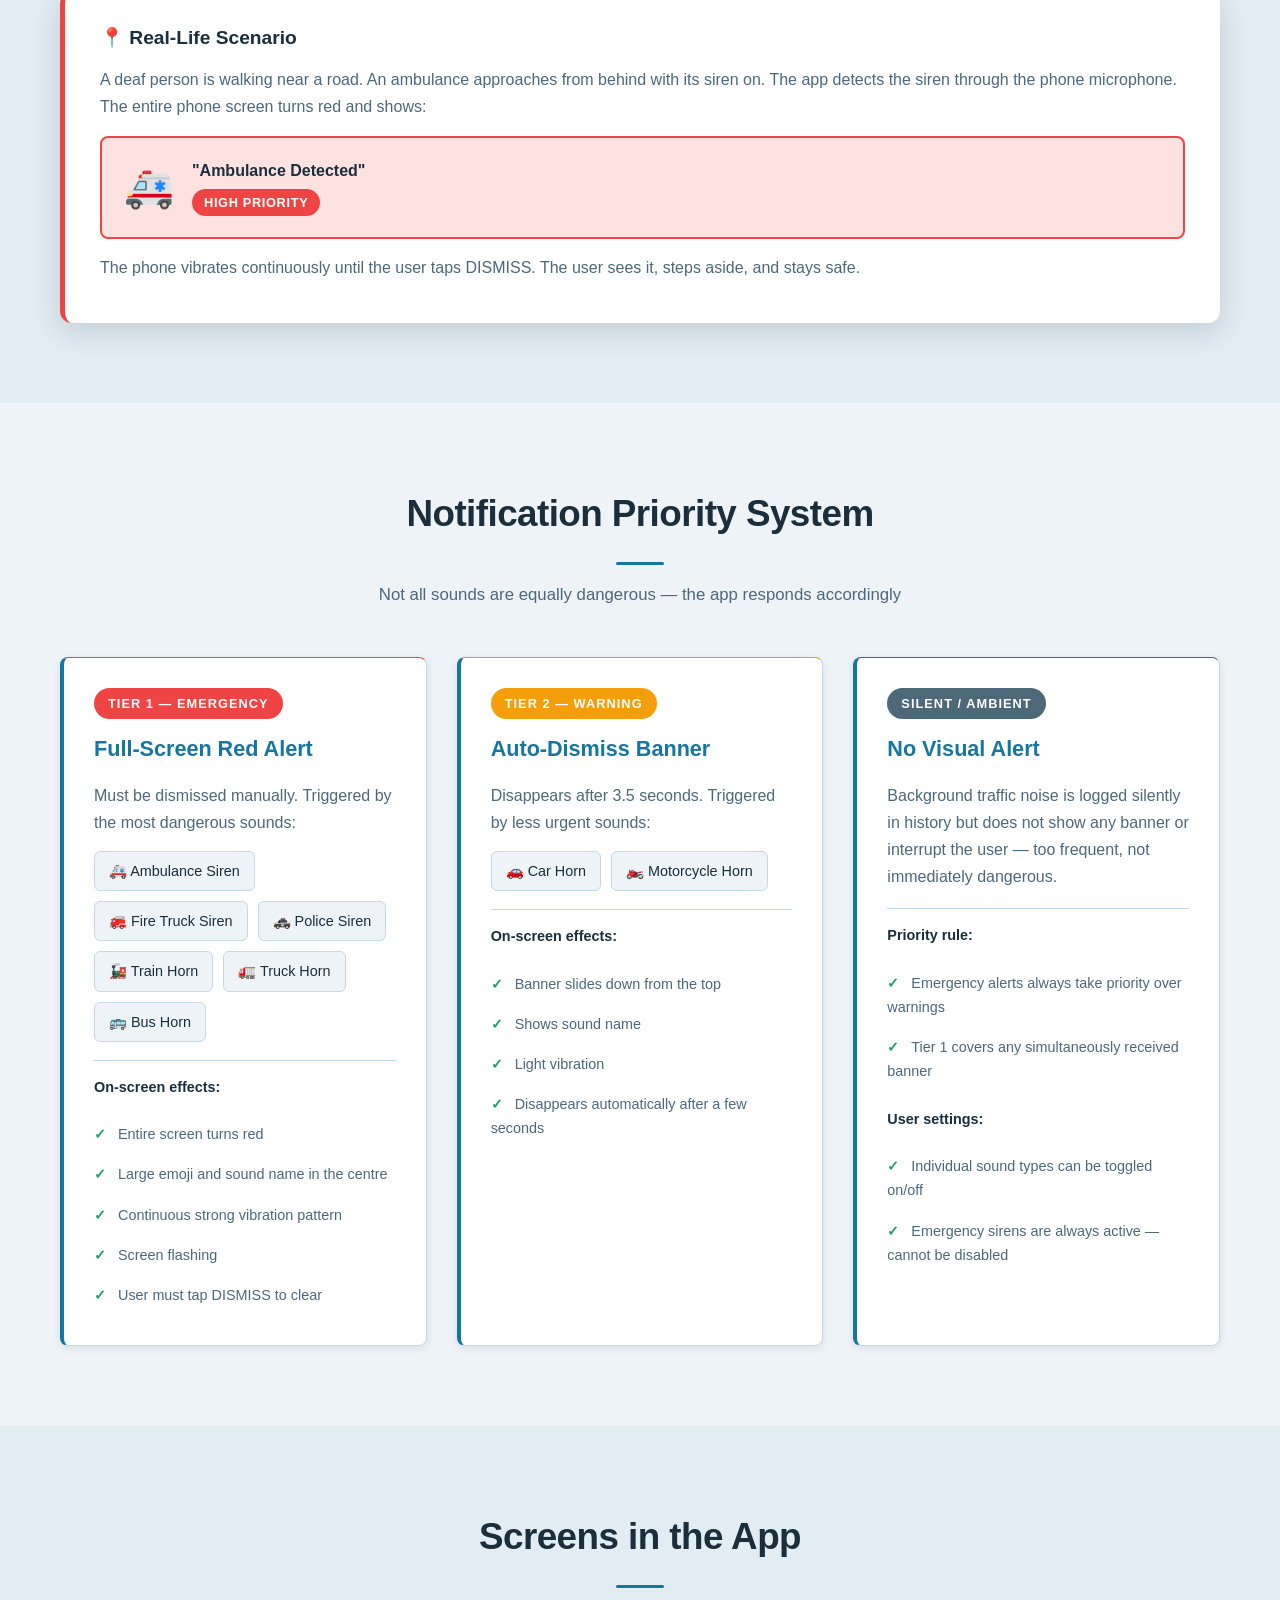
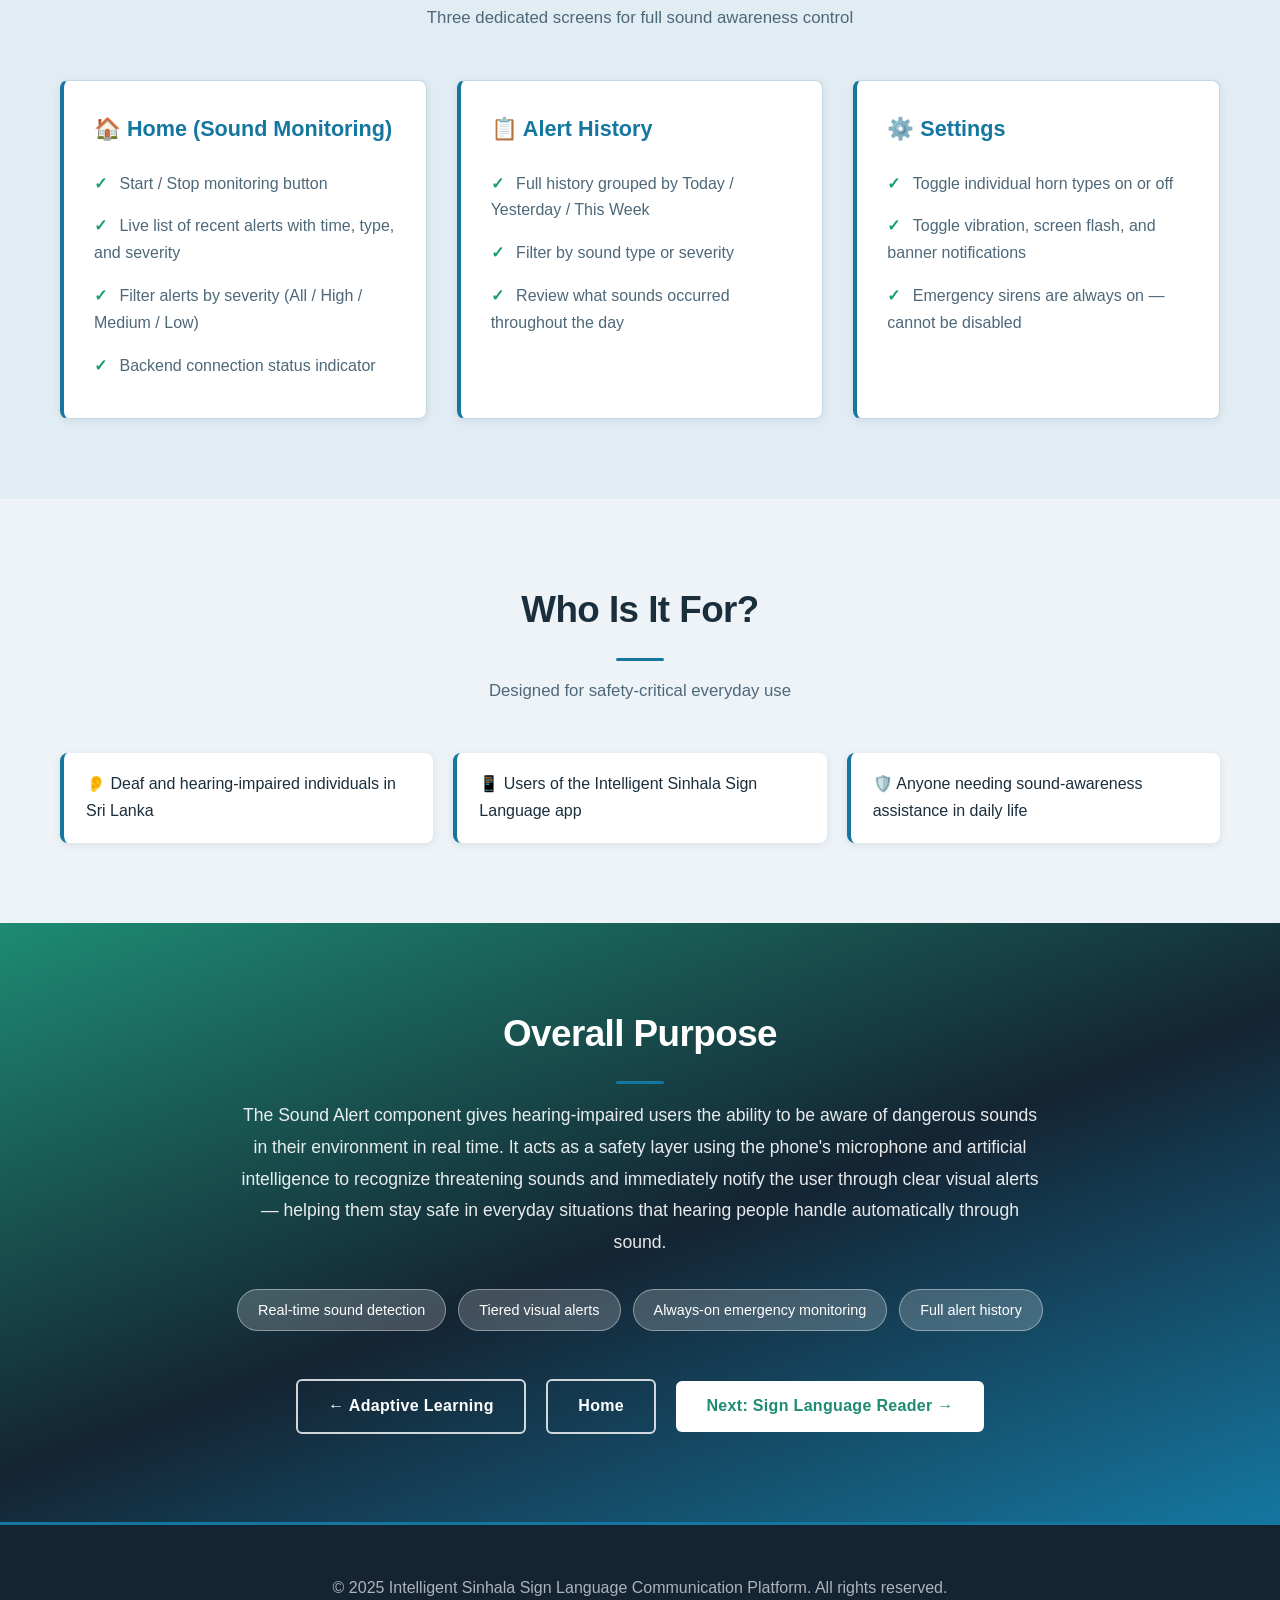
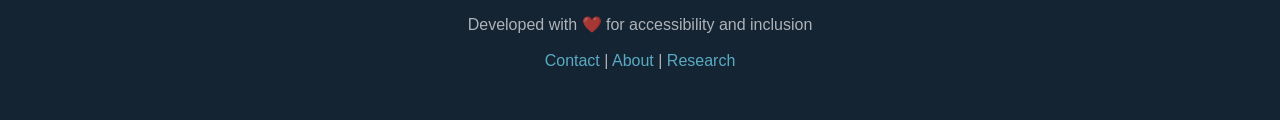
<file: component02.html>
<!DOCTYPE html>
<html lang="en">
<head>
    <meta charset="UTF-8">
    <meta name="viewport" content="width=device-width, initial-scale=1.0">
    <title>Component 02 - Sound Alert System | HearSense</title>
    <link rel="stylesheet" href="css/styles.css">
</head>
<body>
    <!-- Navigation -->
    <nav>
        <div class="navbar">
            <a href="index.html" class="logo"><img src="images/Logo.jpeg" alt="HearSense Logo" class="logo-img"><span class="logo-text">HearSense</span></a>
            <div class="menu-toggle">
                <span></span>
                <span></span>
                <span></span>
            </div>
            <ul class="nav-links">
                <li><a href="index.html">Home</a></li>
                <li><a href="domain.html">Domain</a></li>
                <li><a href="milestones.html">Milestones</a></li>
                <li><a href="documents.html">Documents</a></li>
                <li><a href="presentations.html">Presentations</a></li>
                <li><a href="about.html">About Us</a></li>
                <li><a href="contact.html">Contact</a></li>
            </ul>
        </div>
    </nav>

    <!-- Hero Section -->
    <section class="component-hero component-hero-02">
        <div class="hero-content">
            <div class="component-badge">Component 02</div>
            <h1>🔊 Sound Alert System</h1>
            <p>A background listening system that detects dangerous sounds in the environment and immediately alerts deaf and hearing-impaired users through vivid visual notifications</p>
            <a href="index.html" class="btn btn-secondary">← Back to Home</a>
        </div>
    </section>

    <!-- What Is This Component -->
    <section>
        <div class="container">
            <h2 class="section-title">What Is This Component?</h2>
            <p class="section-subtitle">AI-powered sound awareness for deaf and hearing-impaired users</p>
            <div class="component-intro-card">
                <p>
                    The Sound Alert component is a background listening system designed specifically for deaf and hearing-impaired users. It runs on the user's mobile phone and continuously listens to the surrounding environment through the phone microphone every 2.5 seconds.
                </p>
                <p>
                    When it detects a dangerous or important sound nearby, it immediately alerts the user through the phone screen so they are aware of what is happening around them — even if they cannot hear it.
                </p>
            </div>
        </div>
    </section>

    <!-- Problem Solved -->
    <section class="alternate">
        <div class="container">
            <h2 class="section-title">What Problem Does It Solve?</h2>
            <p class="section-subtitle">Deaf individuals face serious everyday safety risks they cannot hear</p>
            <div class="cards-grid">
                <div class="card problem-card">
                    <h3>⚠️ The Dangers</h3>
                    <ul class="problem-list">
                        <li>Walking on the road when a car is honking to warn them</li>
                        <li>Not realizing an ambulance or fire truck is approaching</li>
                        <li>Being unaware of a police siren nearby</li>
                        <li>Missing warning sounds from trucks, buses, or trains</li>
                    </ul>
                </div>
                <div class="card solution-card">
                    <h3>🛡️ The Solution</h3>
                    <p>This component acts as the "ears" of the application. It uses AI to identify critical sounds and alerts the user through clear visual notifications — making safety automatic, not accidental.</p>
                    <ul class="solution-list">
                        <li>Continuous 2.5-second listening cycle</li>
                        <li>Instant on-screen visual alerts</li>
                        <li>Tiered priority based on danger level</li>
                        <li>Full alert history for review</li>
                    </ul>
                </div>
            </div>
        </div>
    </section>

    <!-- What Sounds Are Detected -->
    <section>
        <div class="container">
            <h2 class="section-title">What Sounds Does It Detect?</h2>
            <p class="section-subtitle">Seven critical sound types across two categories</p>
            <div class="cards-grid">
                <div class="card">
                    <h3>🚗 Vehicle Horns</h3>
                    <div class="sound-items">
                        <div class="sound-item">🚗 Car Horn</div>
                        <div class="sound-item">🚌 Bus Horn</div>
                        <div class="sound-item">🚛 Truck Horn</div>
                        <div class="sound-item">🚂 Train Horn</div>
                    </div>
                </div>
                <div class="card">
                    <h3>🚨 Emergency Sirens</h3>
                    <div class="sound-items">
                        <div class="sound-item">🚑 Ambulance Siren</div>
                        <div class="sound-item">🚒 Fire Truck Siren</div>
                        <div class="sound-item">🚓 Police Siren</div>
                    </div>
                </div>
            </div>
            <p style="text-align:center; margin-top: 20px; color: var(--text-light);">Each detection produces its own specific alert with a matching icon so the user knows exactly what was heard.</p>
        </div>
    </section>

    <!-- How It Works -->
    <section class="alternate">
        <div class="container">
            <h2 class="section-title">How Does It Work in Real Life?</h2>
            <p class="section-subtitle">Simple for the user, powerful under the hood</p>
            <div class="how-it-works-grid">
                <div class="step-card">
                    <div class="step-number">1</div>
                    <h4>Start Monitoring</h4>
                    <p>The user opens the Sound Alert screen and taps the Start Monitoring button to begin.</p>
                </div>
                <div class="step-card">
                    <div class="step-number">2</div>
                    <h4>Continuous Listening</h4>
                    <p>The phone microphone automatically listens to surroundings every 2.5 seconds in the background.</p>
                </div>
                <div class="step-card">
                    <div class="step-number">3</div>
                    <h4>Sound Detected</h4>
                    <p>When a horn or siren is detected with sufficient confidence, the app immediately triggers a visual alert.</p>
                </div>
                <div class="step-card">
                    <div class="step-number">4</div>
                    <h4>User Alerted</h4>
                    <p>The user sees the alert and becomes aware of the danger in their environment.</p>
                </div>
                <div class="step-card">
                    <div class="step-number">5</div>
                    <h4>Alert History Saved</h4>
                    <p>All detections are saved to an Alert History so the user can review what sounds occurred throughout the day.</p>
                </div>
            </div>

            <!-- Real Life Scenario -->
            <div class="scenario-box">
                <h3>📍 Real-Life Scenario</h3>
                <p>A deaf person is walking near a road. An ambulance approaches from behind with its siren on. The app detects the siren through the phone microphone. The entire phone screen turns red and shows:</p>
                <div class="scenario-alert">
                    <span class="scenario-icon">🚑</span>
                    <div>
                        <strong>"Ambulance Detected"</strong><br>
                        <span class="priority-tag high">HIGH PRIORITY</span>
                    </div>
                </div>
                <p>The phone vibrates continuously until the user taps DISMISS. The user sees it, steps aside, and stays safe.</p>
            </div>
        </div>
    </section>

    <!-- Notification Priority -->
    <section>
        <div class="container">
            <h2 class="section-title">Notification Priority System</h2>
            <p class="section-subtitle">Not all sounds are equally dangerous — the app responds accordingly</p>
            <div class="priority-grid">
                <div class="card priority-emergency">
                    <div class="priority-header">
                        <span class="priority-label emergency">TIER 1 — EMERGENCY</span>
                    </div>
                    <h3>Full-Screen Red Alert</h3>
                    <p>Must be dismissed manually. Triggered by the most dangerous sounds:</p>
                    <div class="sound-items">
                        <div class="sound-item">🚑 Ambulance Siren</div>
                        <div class="sound-item">🚒 Fire Truck Siren</div>
                        <div class="sound-item">🚓 Police Siren</div>
                        <div class="sound-item">🚂 Train Horn</div>
                        <div class="sound-item">🚛 Truck Horn</div>
                        <div class="sound-item">🚌 Bus Horn</div>
                    </div>
                    <div class="priority-effects">
                        <p><strong>On-screen effects:</strong></p>
                        <ul>
                            <li>Entire screen turns red</li>
                            <li>Large emoji and sound name in the centre</li>
                            <li>Continuous strong vibration pattern</li>
                            <li>Screen flashing</li>
                            <li>User must tap DISMISS to clear</li>
                        </ul>
                    </div>
                </div>
                <div class="card priority-warning">
                    <div class="priority-header">
                        <span class="priority-label warning">TIER 2 — WARNING</span>
                    </div>
                    <h3>Auto-Dismiss Banner</h3>
                    <p>Disappears after 3.5 seconds. Triggered by less urgent sounds:</p>
                    <div class="sound-items">
                        <div class="sound-item">🚗 Car Horn</div>
                        <div class="sound-item">🏍️ Motorcycle Horn</div>
                    </div>
                    <div class="priority-effects">
                        <p><strong>On-screen effects:</strong></p>
                        <ul>
                            <li>Banner slides down from the top</li>
                            <li>Shows sound name</li>
                            <li>Light vibration</li>
                            <li>Disappears automatically after a few seconds</li>
                        </ul>
                    </div>
                </div>
                <div class="card priority-silent">
                    <div class="priority-header">
                        <span class="priority-label silent">SILENT / AMBIENT</span>
                    </div>
                    <h3>No Visual Alert</h3>
                    <p>Background traffic noise is logged silently in history but does not show any banner or interrupt the user — too frequent, not immediately dangerous.</p>
                    <div class="priority-effects">
                        <p><strong>Priority rule:</strong></p>
                        <ul>
                            <li>Emergency alerts always take priority over warnings</li>
                            <li>Tier 1 covers any simultaneously received banner</li>
                        </ul>
                        <p style="margin-top: 15px;"><strong>User settings:</strong></p>
                        <ul>
                            <li>Individual sound types can be toggled on/off</li>
                            <li>Emergency sirens are always active — cannot be disabled</li>
                        </ul>
                    </div>
                </div>
            </div>
        </div>
    </section>

    <!-- App Screens -->
    <section class="alternate">
        <div class="container">
            <h2 class="section-title">Screens in the App</h2>
            <p class="section-subtitle">Three dedicated screens for full sound awareness control</p>
            <div class="cards-grid">
                <div class="card">
                    <h3>🏠 Home (Sound Monitoring)</h3>
                    <ul>
                        <li>Start / Stop monitoring button</li>
                        <li>Live list of recent alerts with time, type, and severity</li>
                        <li>Filter alerts by severity (All / High / Medium / Low)</li>
                        <li>Backend connection status indicator</li>
                    </ul>
                </div>
                <div class="card">
                    <h3>📋 Alert History</h3>
                    <ul>
                        <li>Full history grouped by Today / Yesterday / This Week</li>
                        <li>Filter by sound type or severity</li>
                        <li>Review what sounds occurred throughout the day</li>
                    </ul>
                </div>
                <div class="card">
                    <h3>⚙️ Settings</h3>
                    <ul>
                        <li>Toggle individual horn types on or off</li>
                        <li>Toggle vibration, screen flash, and banner notifications</li>
                        <li>Emergency sirens are always on — cannot be disabled</li>
                    </ul>
                </div>
            </div>
        </div>
    </section>

    <!-- Who It's For -->
    <section>
        <div class="container">
            <h2 class="section-title">Who Is It For?</h2>
            <p class="section-subtitle">Designed for safety-critical everyday use</p>
            <div class="audience-grid">
                <div class="audience-item">👂 Deaf and hearing-impaired individuals in Sri Lanka</div>
                <div class="audience-item">📱 Users of the Intelligent Sinhala Sign Language app</div>
                <div class="audience-item">🛡️ Anyone needing sound-awareness assistance in daily life</div>
            </div>
        </div>
    </section>

    <!-- Overall Purpose -->
    <section style="background: linear-gradient(160deg, #1e8b72 0%, #142433 52%, #1577a0 100%); color: white; text-align: center;">
        <div class="container">
            <h2 class="section-title" style="color: white;">Overall Purpose</h2>
            <p style="color: rgba(255,255,255,0.9); max-width: 800px; margin: 0 auto 30px; font-size: 1.1rem; line-height: 1.8;">
                The Sound Alert component gives hearing-impaired users the ability to be aware of dangerous sounds in their environment in real time. It acts as a safety layer using the phone's microphone and artificial intelligence to recognize threatening sounds and immediately notify the user through clear visual alerts — helping them stay safe in everyday situations that hearing people handle automatically through sound.
            </p>
            <div class="purpose-badges">
                <span class="purpose-badge">Real-time sound detection</span>
                <span class="purpose-badge">Tiered visual alerts</span>
                <span class="purpose-badge">Always-on emergency monitoring</span>
                <span class="purpose-badge">Full alert history</span>
            </div>
            <div style="margin-top: 40px;">
                <a href="component01.html" class="btn btn-secondary">← Adaptive Learning</a>
                <a href="index.html" class="btn btn-secondary">Home</a>
                <a href="component03.html" class="btn btn-primary" style="background: white; color: #1e8b72;">Next: Sign Language Reader →</a>
            </div>
        </div>
    </section>

    <!-- Footer -->
    <footer>
        <div class="footer-content">
            <p>&copy; 2025 Intelligent Sinhala Sign Language Communication Platform. All rights reserved.</p>
            <p>Developed with ❤️ for accessibility and inclusion</p>
            <p>
                <a href="contact.html">Contact</a> |
                <a href="about.html">About</a> |
                <a href="domain.html">Research</a>
            </p>
        </div>
    </footer>

    <script src="js/main.js"></script>
</body>
</html>
</file>
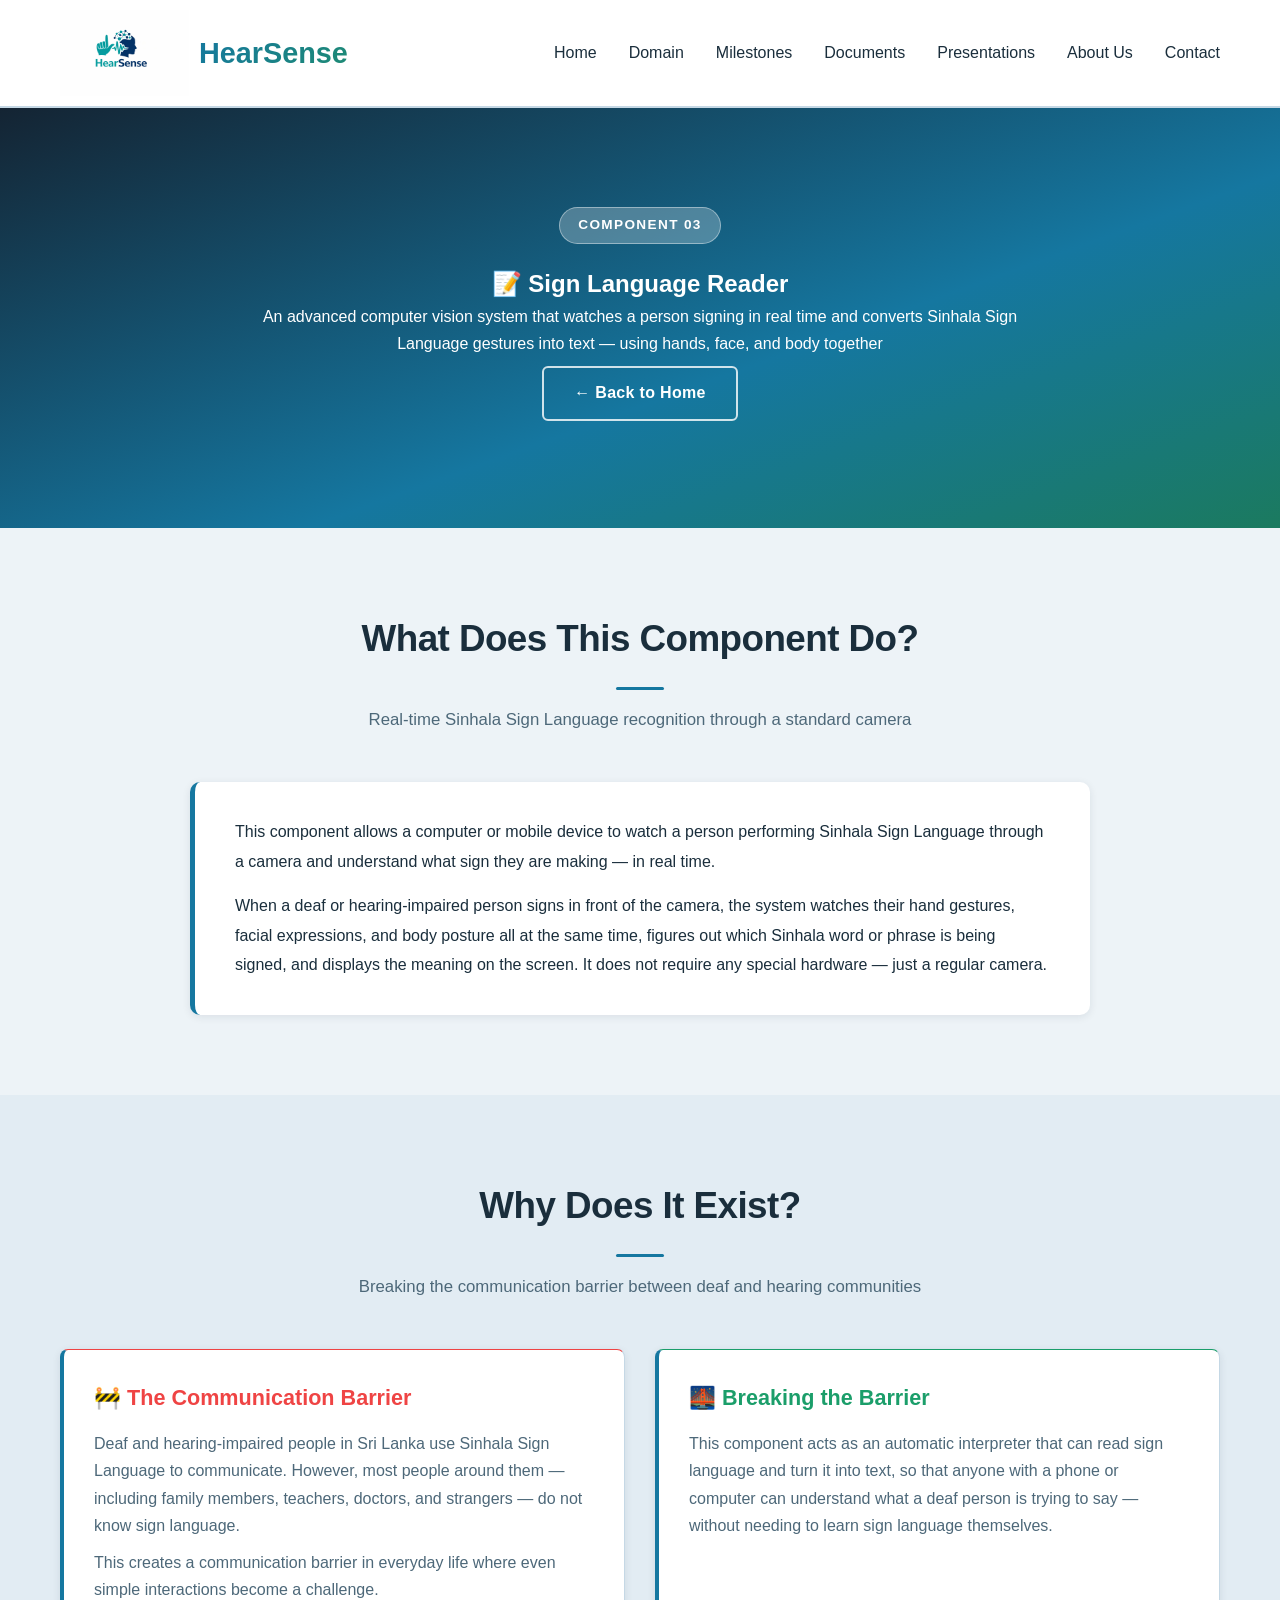
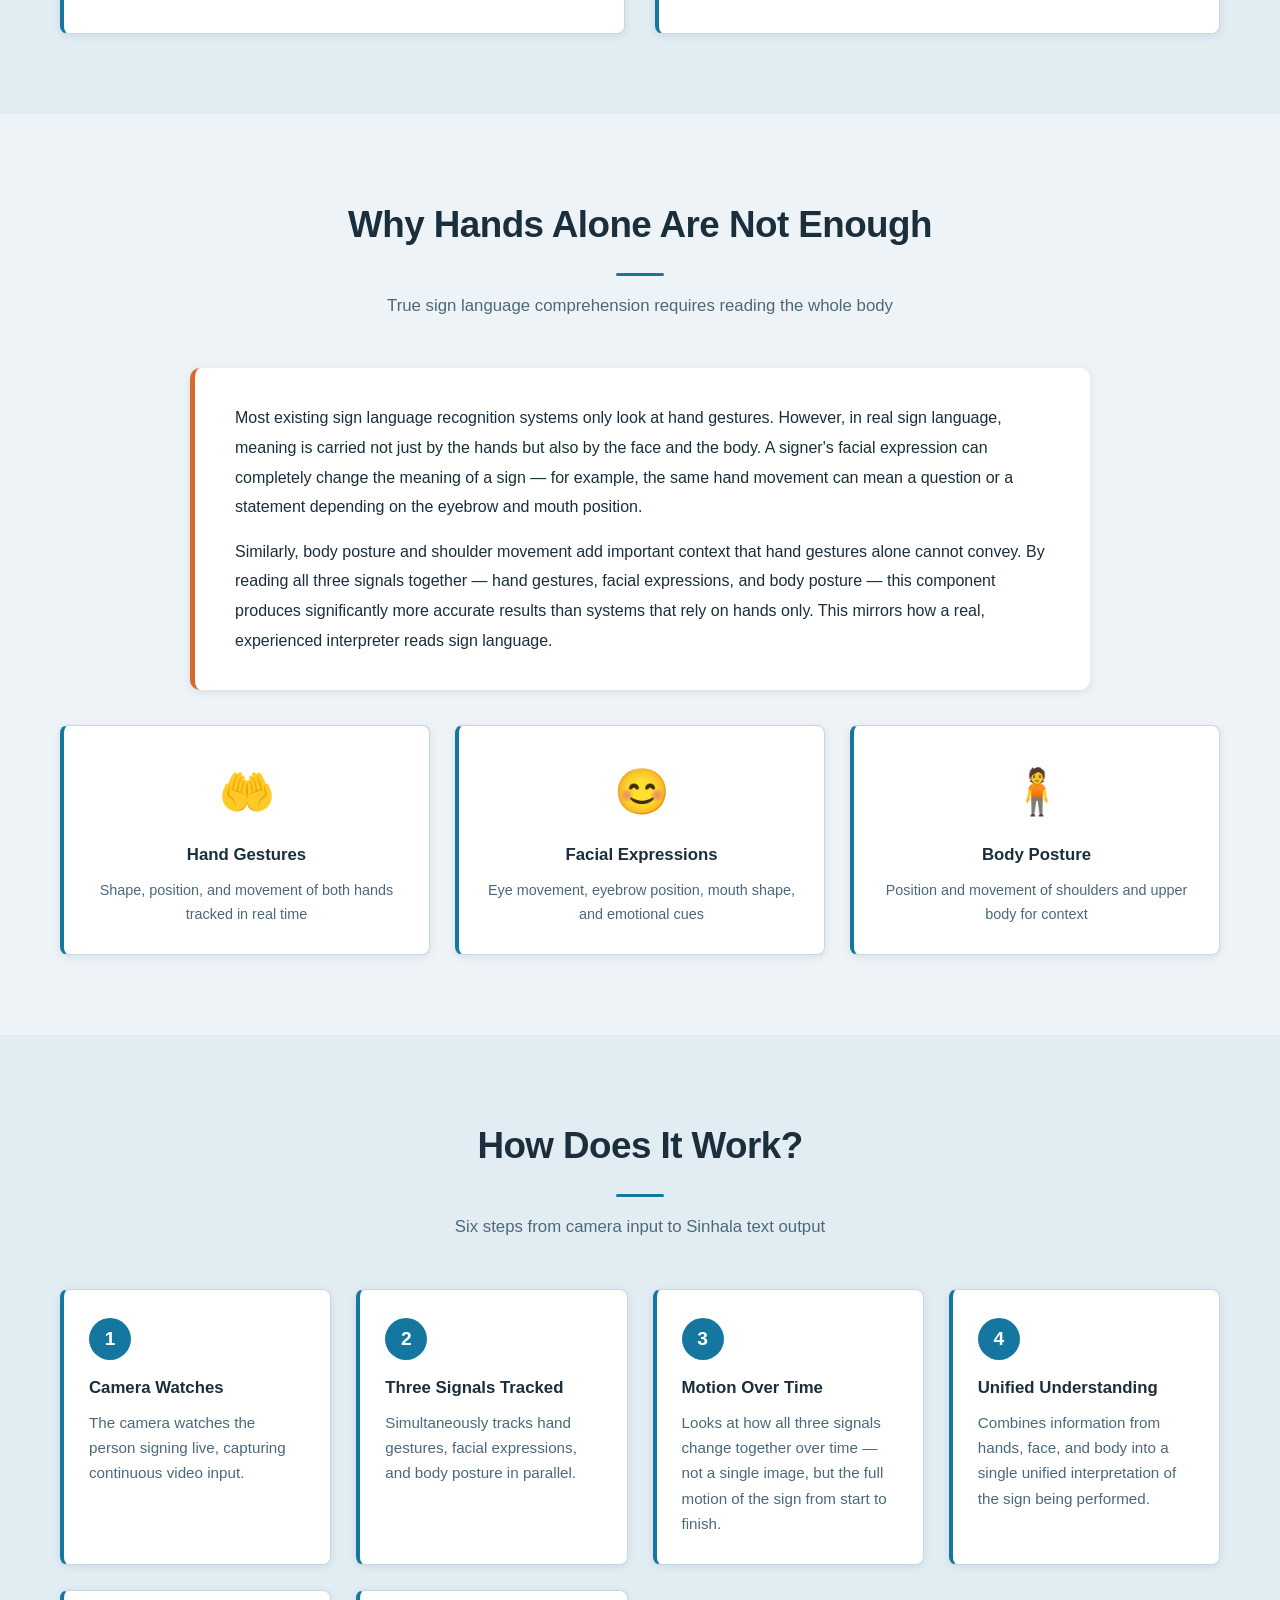
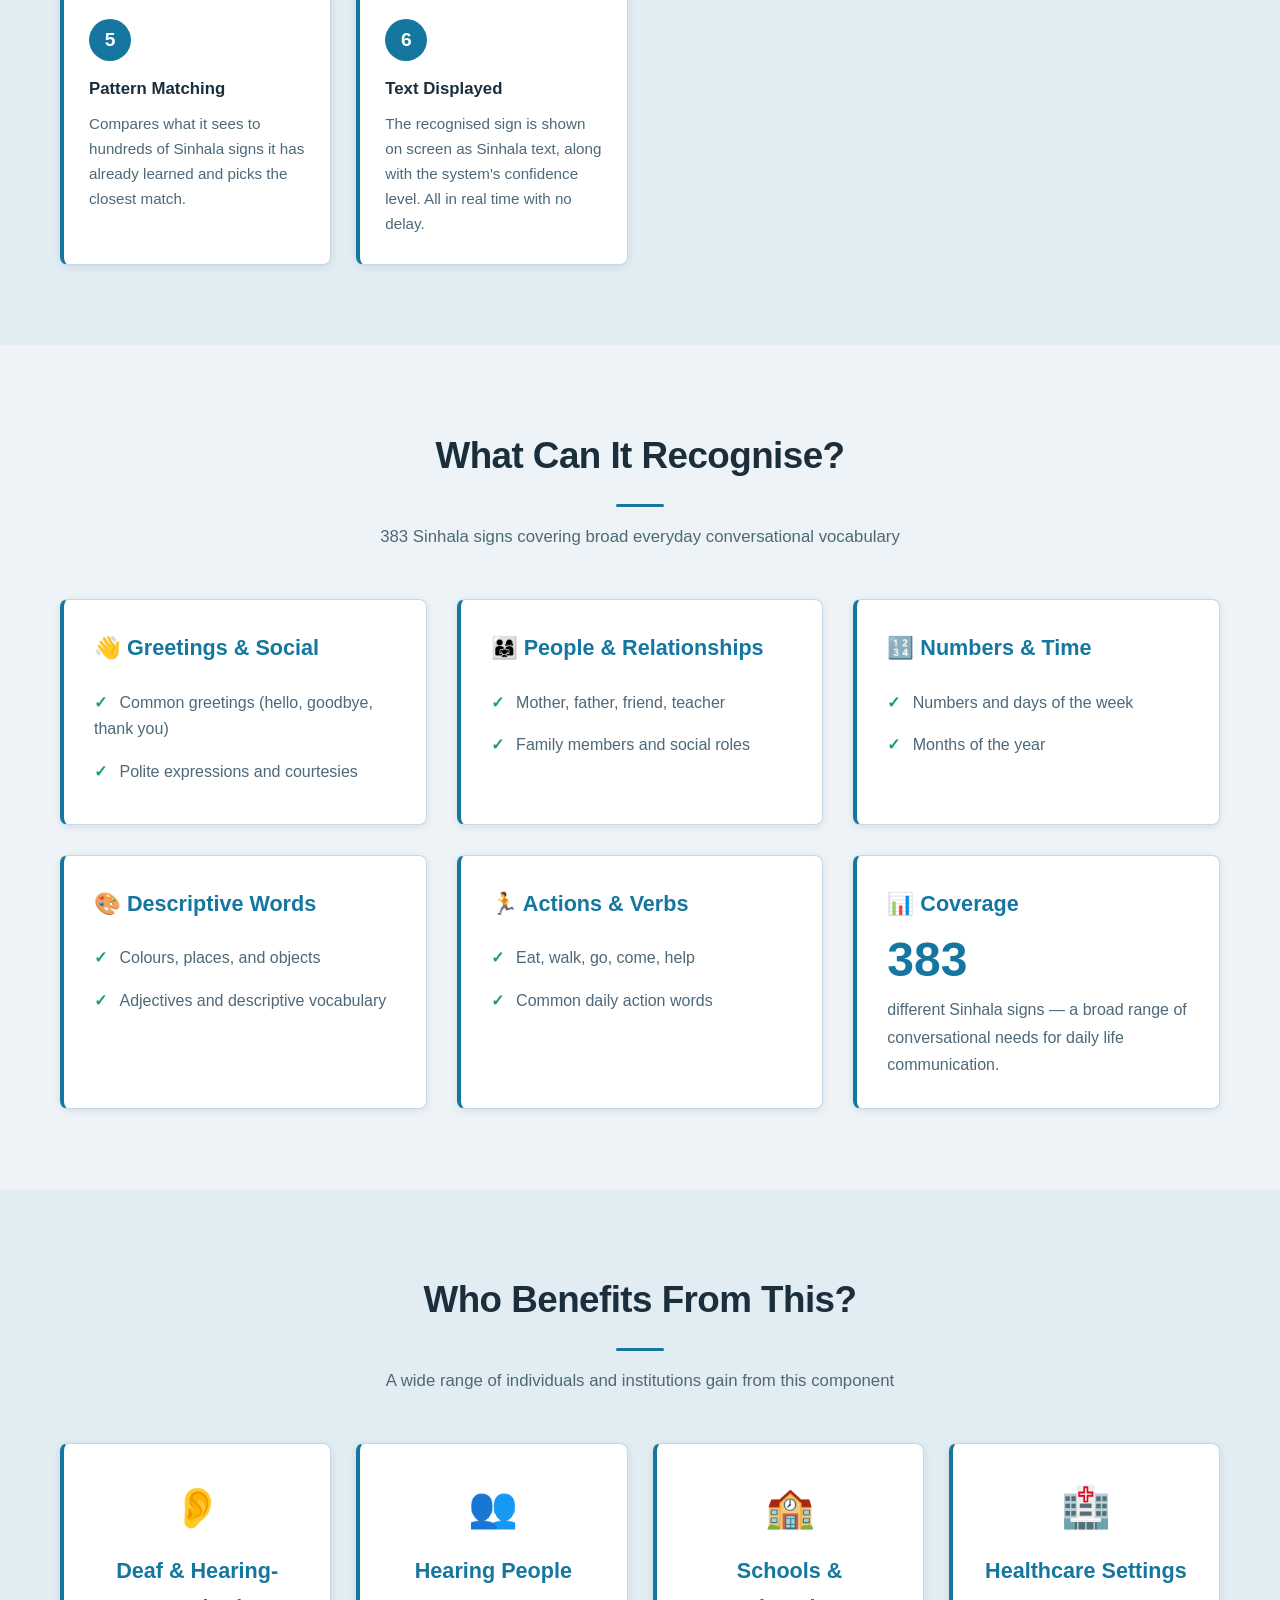
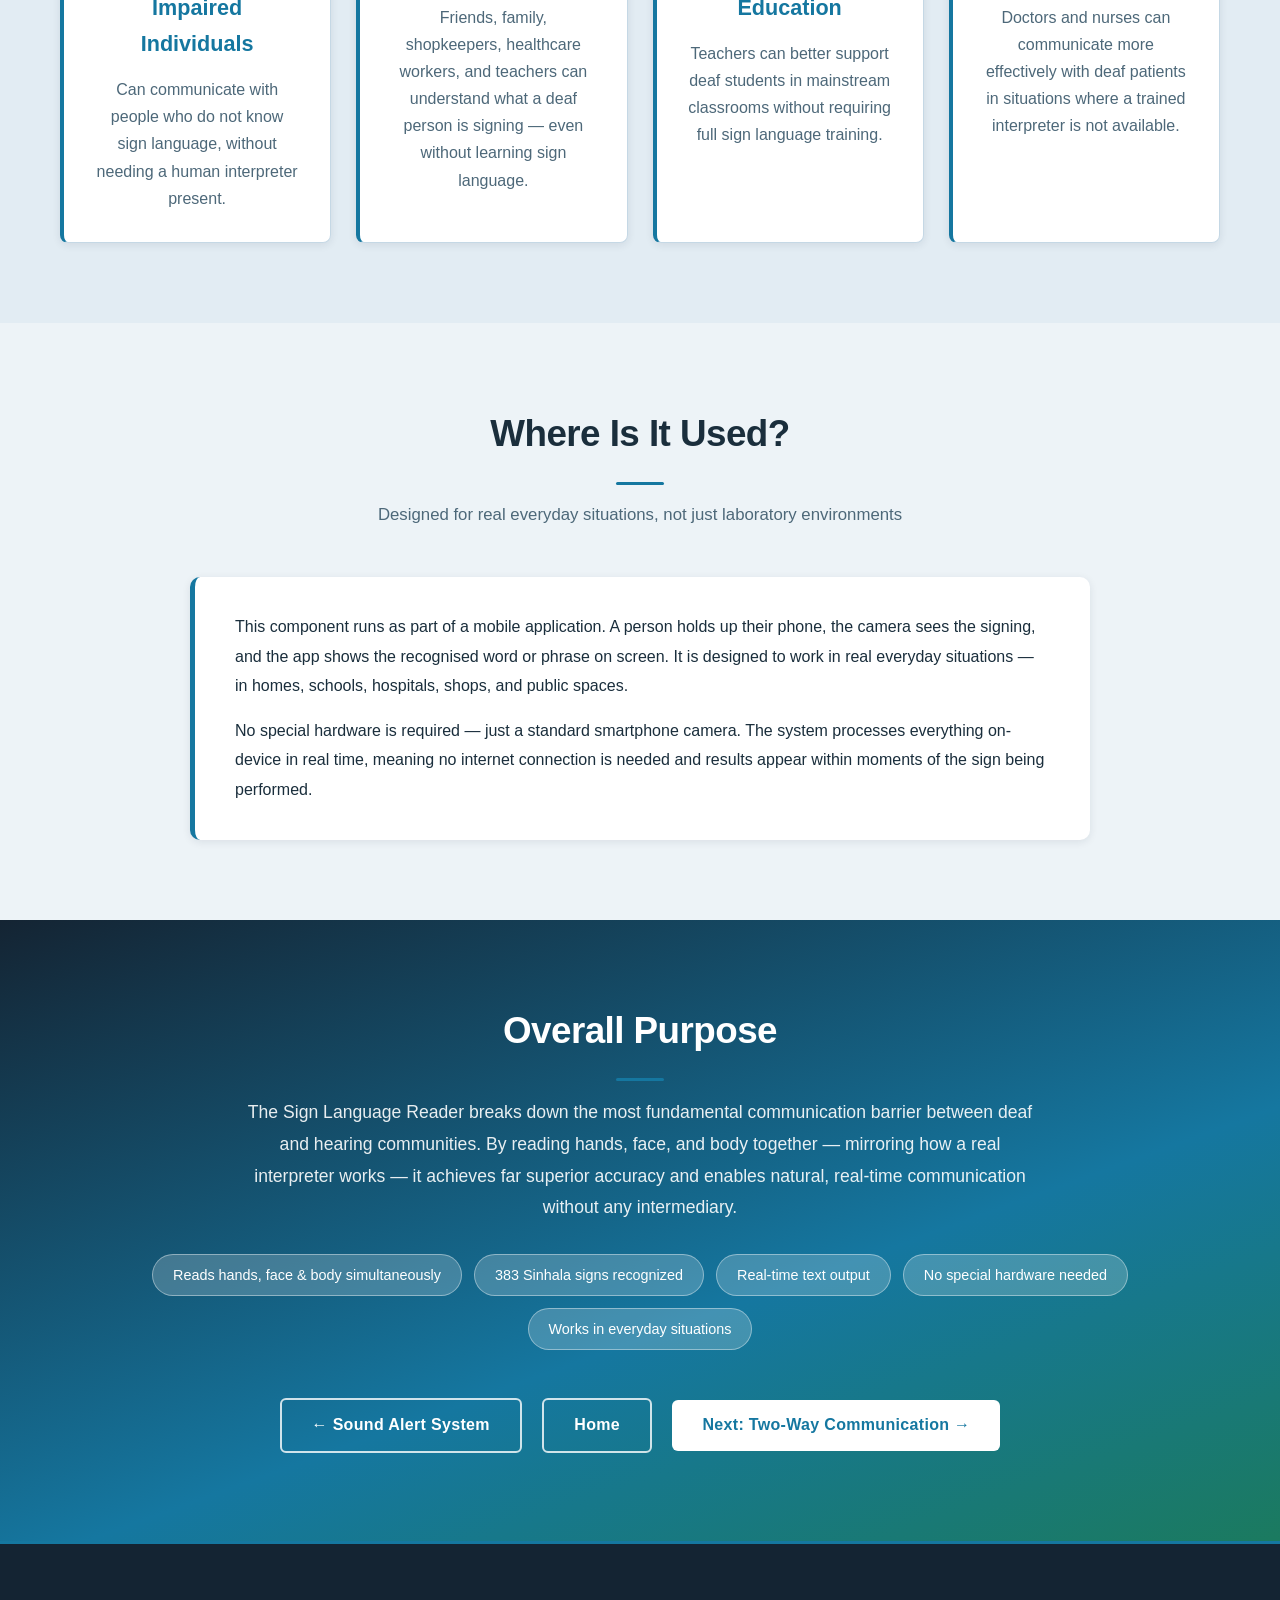
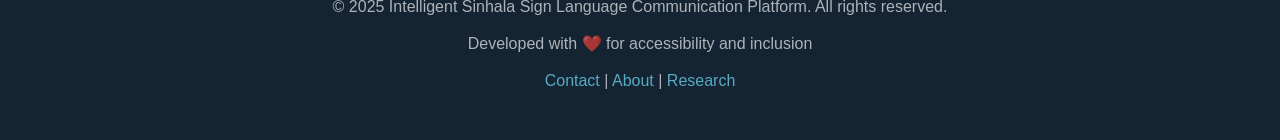
<file: component03.html>
<!DOCTYPE html>
<html lang="en">
<head>
    <meta charset="UTF-8">
    <meta name="viewport" content="width=device-width, initial-scale=1.0">
    <title>Component 03 - Sign Language Reader | HearSense</title>
    <link rel="stylesheet" href="css/styles.css">
</head>
<body>
    <!-- Navigation -->
    <nav>
        <div class="navbar">
            <a href="index.html" class="logo"><img src="images/Logo.jpeg" alt="HearSense Logo" class="logo-img"><span class="logo-text">HearSense</span></a>
            <div class="menu-toggle">
                <span></span>
                <span></span>
                <span></span>
            </div>
            <ul class="nav-links">
                <li><a href="index.html">Home</a></li>
                <li><a href="domain.html">Domain</a></li>
                <li><a href="milestones.html">Milestones</a></li>
                <li><a href="documents.html">Documents</a></li>
                <li><a href="presentations.html">Presentations</a></li>
                <li><a href="about.html">About Us</a></li>
                <li><a href="contact.html">Contact</a></li>
            </ul>
        </div>
    </nav>

    <!-- Hero Section -->
    <section class="component-hero component-hero-03">
        <div class="hero-content">
            <div class="component-badge">Component 03</div>
            <h1>📝 Sign Language Reader</h1>
            <p>An advanced computer vision system that watches a person signing in real time and converts Sinhala Sign Language gestures into text — using hands, face, and body together</p>
            <a href="index.html" class="btn btn-secondary">← Back to Home</a>
        </div>
    </section>

    <!-- What This Component Does -->
    <section>
        <div class="container">
            <h2 class="section-title">What Does This Component Do?</h2>
            <p class="section-subtitle">Real-time Sinhala Sign Language recognition through a standard camera</p>
            <div class="component-intro-card">
                <p>
                    This component allows a computer or mobile device to watch a person performing Sinhala Sign Language through a camera and understand what sign they are making — in real time.
                </p>
                <p>
                    When a deaf or hearing-impaired person signs in front of the camera, the system watches their hand gestures, facial expressions, and body posture all at the same time, figures out which Sinhala word or phrase is being signed, and displays the meaning on the screen. It does not require any special hardware — just a regular camera.
                </p>
            </div>
        </div>
    </section>

    <!-- Why It Exists -->
    <section class="alternate">
        <div class="container">
            <h2 class="section-title">Why Does It Exist?</h2>
            <p class="section-subtitle">Breaking the communication barrier between deaf and hearing communities</p>
            <div class="cards-grid">
                <div class="card problem-card">
                    <h3>🚧 The Communication Barrier</h3>
                    <p>Deaf and hearing-impaired people in Sri Lanka use Sinhala Sign Language to communicate. However, most people around them — including family members, teachers, doctors, and strangers — do not know sign language.</p>
                    <p style="margin-top: 10px;">This creates a communication barrier in everyday life where even simple interactions become a challenge.</p>
                </div>
                <div class="card solution-card">
                    <h3>🌉 Breaking the Barrier</h3>
                    <p>This component acts as an automatic interpreter that can read sign language and turn it into text, so that anyone with a phone or computer can understand what a deaf person is trying to say — without needing to learn sign language themselves.</p>
                </div>
            </div>
        </div>
    </section>

    <!-- Why Hands Alone Are Not Enough -->
    <section>
        <div class="container">
            <h2 class="section-title">Why Hands Alone Are Not Enough</h2>
            <p class="section-subtitle">True sign language comprehension requires reading the whole body</p>
            <div class="component-intro-card" style="border-left-color: #d9692a;">
                <p>
                    Most existing sign language recognition systems only look at hand gestures. However, in real sign language, meaning is carried not just by the hands but also by the face and the body. A signer's facial expression can completely change the meaning of a sign — for example, the same hand movement can mean a question or a statement depending on the eyebrow and mouth position.
                </p>
                <p>
                    Similarly, body posture and shoulder movement add important context that hand gestures alone cannot convey. By reading all three signals together — hand gestures, facial expressions, and body posture — this component produces significantly more accurate results than systems that rely on hands only. This mirrors how a real, experienced interpreter reads sign language.
                </p>
            </div>
            <div class="three-signal-grid">
                <div class="signal-card">
                    <div class="signal-icon">🤲</div>
                    <h4>Hand Gestures</h4>
                    <p>Shape, position, and movement of both hands tracked in real time</p>
                </div>
                <div class="signal-card">
                    <div class="signal-icon">😊</div>
                    <h4>Facial Expressions</h4>
                    <p>Eye movement, eyebrow position, mouth shape, and emotional cues</p>
                </div>
                <div class="signal-card">
                    <div class="signal-icon">🧍</div>
                    <h4>Body Posture</h4>
                    <p>Position and movement of shoulders and upper body for context</p>
                </div>
            </div>
        </div>
    </section>

    <!-- How It Works -->
    <section class="alternate">
        <div class="container">
            <h2 class="section-title">How Does It Work?</h2>
            <p class="section-subtitle">Six steps from camera input to Sinhala text output</p>
            <div class="how-it-works-grid">
                <div class="step-card">
                    <div class="step-number">1</div>
                    <h4>Camera Watches</h4>
                    <p>The camera watches the person signing live, capturing continuous video input.</p>
                </div>
                <div class="step-card">
                    <div class="step-number">2</div>
                    <h4>Three Signals Tracked</h4>
                    <p>Simultaneously tracks hand gestures, facial expressions, and body posture in parallel.</p>
                </div>
                <div class="step-card">
                    <div class="step-number">3</div>
                    <h4>Motion Over Time</h4>
                    <p>Looks at how all three signals change together over time — not a single image, but the full motion of the sign from start to finish.</p>
                </div>
                <div class="step-card">
                    <div class="step-number">4</div>
                    <h4>Unified Understanding</h4>
                    <p>Combines information from hands, face, and body into a single unified interpretation of the sign being performed.</p>
                </div>
                <div class="step-card">
                    <div class="step-number">5</div>
                    <h4>Pattern Matching</h4>
                    <p>Compares what it sees to hundreds of Sinhala signs it has already learned and picks the closest match.</p>
                </div>
                <div class="step-card">
                    <div class="step-number">6</div>
                    <h4>Text Displayed</h4>
                    <p>The recognised sign is shown on screen as Sinhala text, along with the system's confidence level. All in real time with no delay.</p>
                </div>
            </div>
        </div>
    </section>

    <!-- What It Can Recognise -->
    <section>
        <div class="container">
            <h2 class="section-title">What Can It Recognise?</h2>
            <p class="section-subtitle">383 Sinhala signs covering broad everyday conversational vocabulary</p>
            <div class="cards-grid">
                <div class="card">
                    <h3>👋 Greetings & Social</h3>
                    <ul>
                        <li>Common greetings (hello, goodbye, thank you)</li>
                        <li>Polite expressions and courtesies</li>
                    </ul>
                </div>
                <div class="card">
                    <h3>👨‍👩‍👧 People & Relationships</h3>
                    <ul>
                        <li>Mother, father, friend, teacher</li>
                        <li>Family members and social roles</li>
                    </ul>
                </div>
                <div class="card">
                    <h3>🔢 Numbers & Time</h3>
                    <ul>
                        <li>Numbers and days of the week</li>
                        <li>Months of the year</li>
                    </ul>
                </div>
                <div class="card">
                    <h3>🎨 Descriptive Words</h3>
                    <ul>
                        <li>Colours, places, and objects</li>
                        <li>Adjectives and descriptive vocabulary</li>
                    </ul>
                </div>
                <div class="card">
                    <h3>🏃 Actions & Verbs</h3>
                    <ul>
                        <li>Eat, walk, go, come, help</li>
                        <li>Common daily action words</li>
                    </ul>
                </div>
                <div class="card">
                    <h3>📊 Coverage</h3>
                    <div class="stat-highlight">383</div>
                    <p>different Sinhala signs — a broad range of conversational needs for daily life communication.</p>
                </div>
            </div>
        </div>
    </section>

    <!-- Who Benefits -->
    <section class="alternate">
        <div class="container">
            <h2 class="section-title">Who Benefits From This?</h2>
            <p class="section-subtitle">A wide range of individuals and institutions gain from this component</p>
            <div class="benefit-grid">
                <div class="card benefit-card">
                    <div class="benefit-icon">👂</div>
                    <h3>Deaf & Hearing-Impaired Individuals</h3>
                    <p>Can communicate with people who do not know sign language, without needing a human interpreter present.</p>
                </div>
                <div class="card benefit-card">
                    <div class="benefit-icon">👥</div>
                    <h3>Hearing People</h3>
                    <p>Friends, family, shopkeepers, healthcare workers, and teachers can understand what a deaf person is signing — even without learning sign language.</p>
                </div>
                <div class="card benefit-card">
                    <div class="benefit-icon">🏫</div>
                    <h3>Schools & Education</h3>
                    <p>Teachers can better support deaf students in mainstream classrooms without requiring full sign language training.</p>
                </div>
                <div class="card benefit-card">
                    <div class="benefit-icon">🏥</div>
                    <h3>Healthcare Settings</h3>
                    <p>Doctors and nurses can communicate more effectively with deaf patients in situations where a trained interpreter is not available.</p>
                </div>
            </div>
        </div>
    </section>

    <!-- Where It Is Used -->
    <section>
        <div class="container">
            <h2 class="section-title">Where Is It Used?</h2>
            <p class="section-subtitle">Designed for real everyday situations, not just laboratory environments</p>
            <div class="component-intro-card">
                <p>
                    This component runs as part of a mobile application. A person holds up their phone, the camera sees the signing, and the app shows the recognised word or phrase on screen. It is designed to work in real everyday situations — in homes, schools, hospitals, shops, and public spaces.
                </p>
                <p>
                    No special hardware is required — just a standard smartphone camera. The system processes everything on-device in real time, meaning no internet connection is needed and results appear within moments of the sign being performed.
                </p>
            </div>
        </div>
    </section>

    <!-- Overall Purpose -->
    <section style="background: linear-gradient(160deg, #142433 0%, #1577a0 60%, #1b7a5f 100%); color: white; text-align: center;">
        <div class="container">
            <h2 class="section-title" style="color: white;">Overall Purpose</h2>
            <p style="color: rgba(255,255,255,0.9); max-width: 800px; margin: 0 auto 30px; font-size: 1.1rem; line-height: 1.8;">
                The Sign Language Reader breaks down the most fundamental communication barrier between deaf and hearing communities. By reading hands, face, and body together — mirroring how a real interpreter works — it achieves far superior accuracy and enables natural, real-time communication without any intermediary.
            </p>
            <div class="purpose-badges">
                <span class="purpose-badge">Reads hands, face & body simultaneously</span>
                <span class="purpose-badge">383 Sinhala signs recognized</span>
                <span class="purpose-badge">Real-time text output</span>
                <span class="purpose-badge">No special hardware needed</span>
                <span class="purpose-badge">Works in everyday situations</span>
            </div>
            <div style="margin-top: 40px;">
                <a href="component02.html" class="btn btn-secondary">← Sound Alert System</a>
                <a href="index.html" class="btn btn-secondary">Home</a>
                <a href="component04.html" class="btn btn-primary" style="background: white; color: #1577a0;">Next: Two-Way Communication →</a>
            </div>
        </div>
    </section>

    <!-- Footer -->
    <footer>
        <div class="footer-content">
            <p>&copy; 2025 Intelligent Sinhala Sign Language Communication Platform. All rights reserved.</p>
            <p>Developed with ❤️ for accessibility and inclusion</p>
            <p>
                <a href="contact.html">Contact</a> |
                <a href="about.html">About</a> |
                <a href="domain.html">Research</a>
            </p>
        </div>
    </footer>

    <script src="js/main.js"></script>
</body>
</html>
</file>
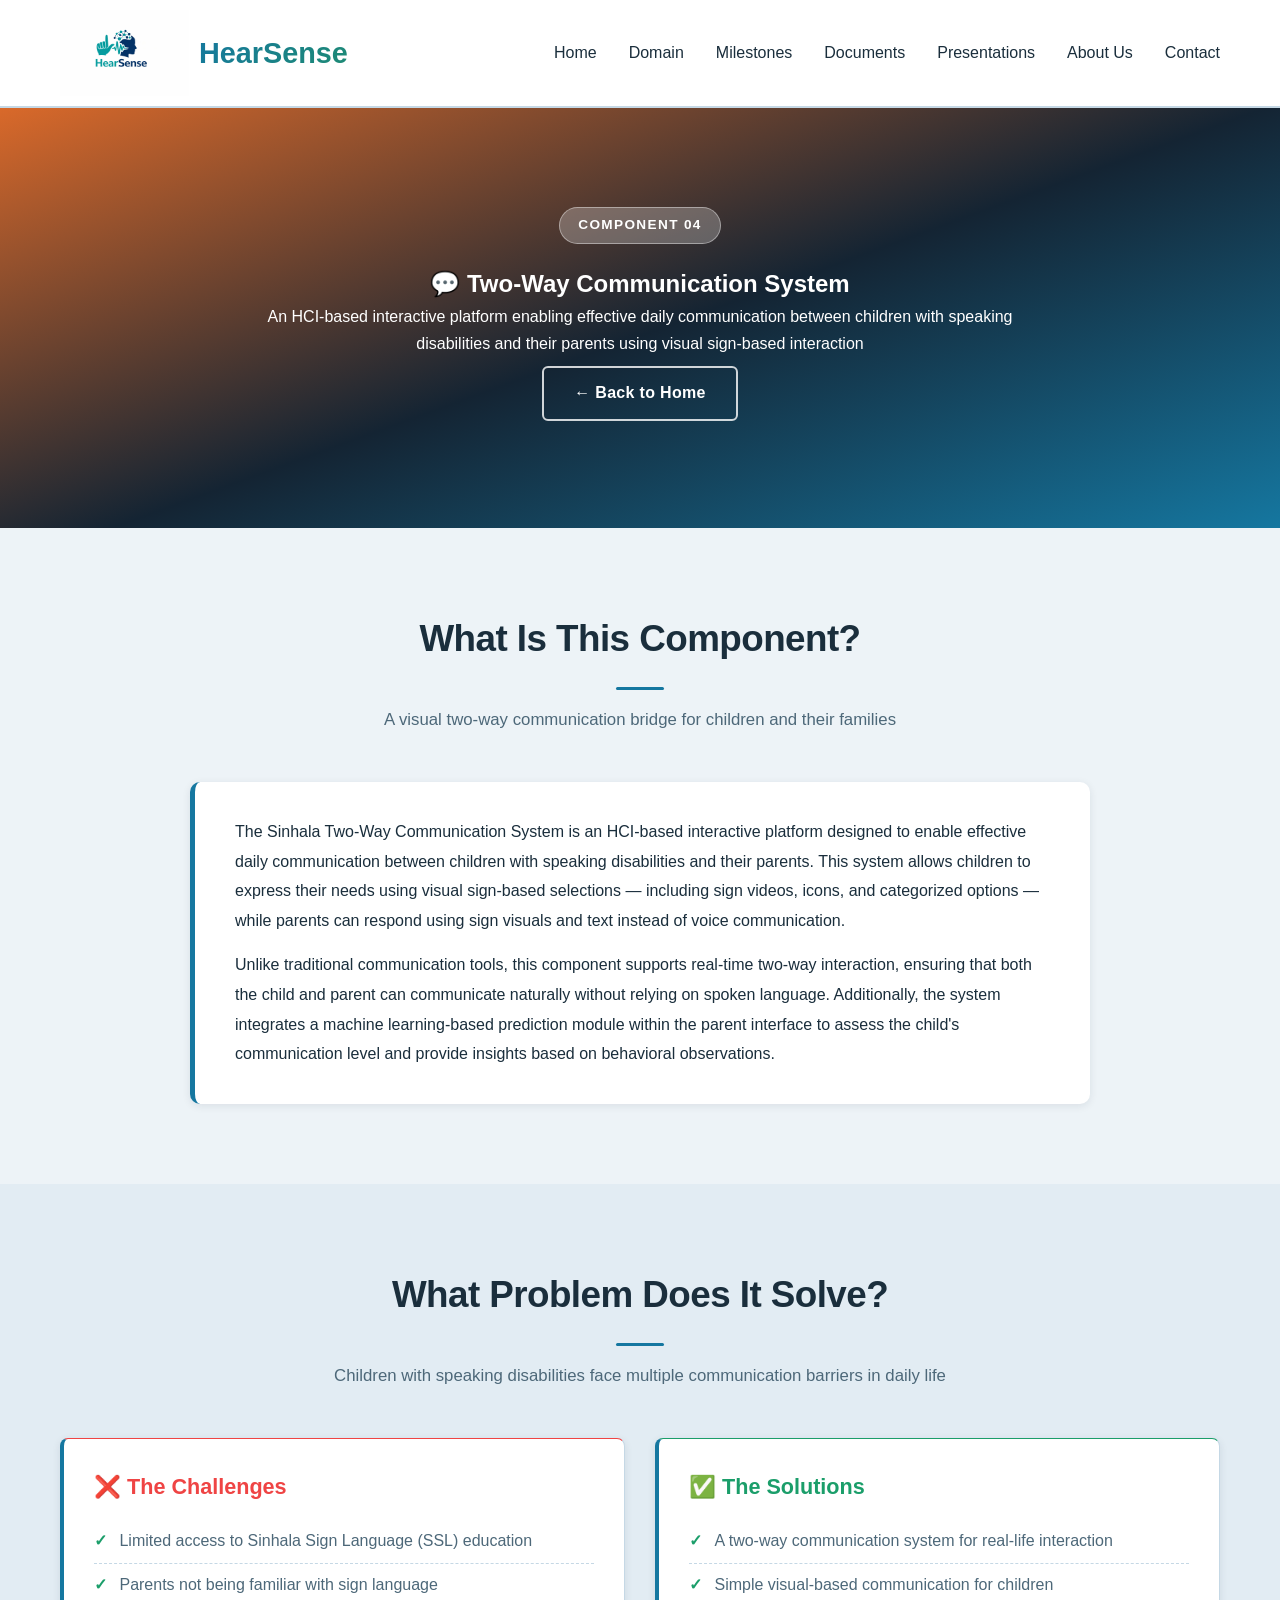
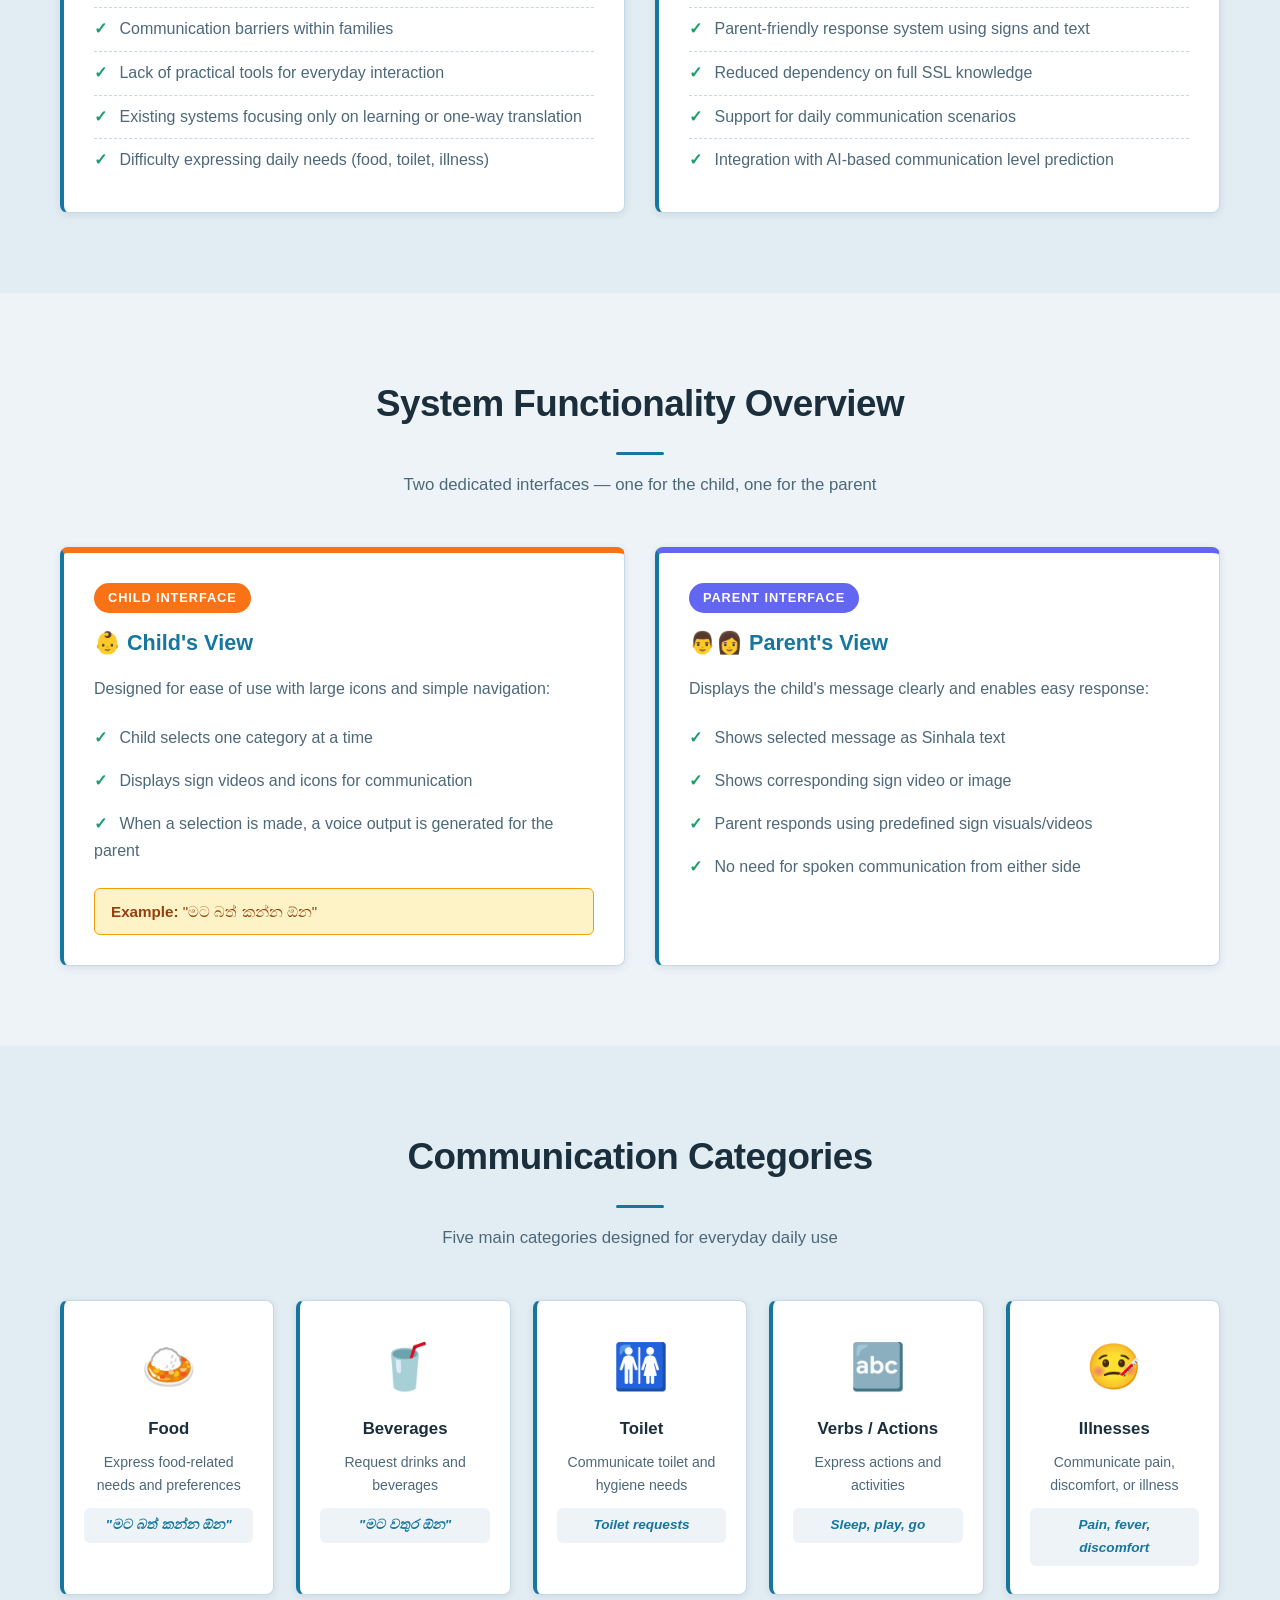
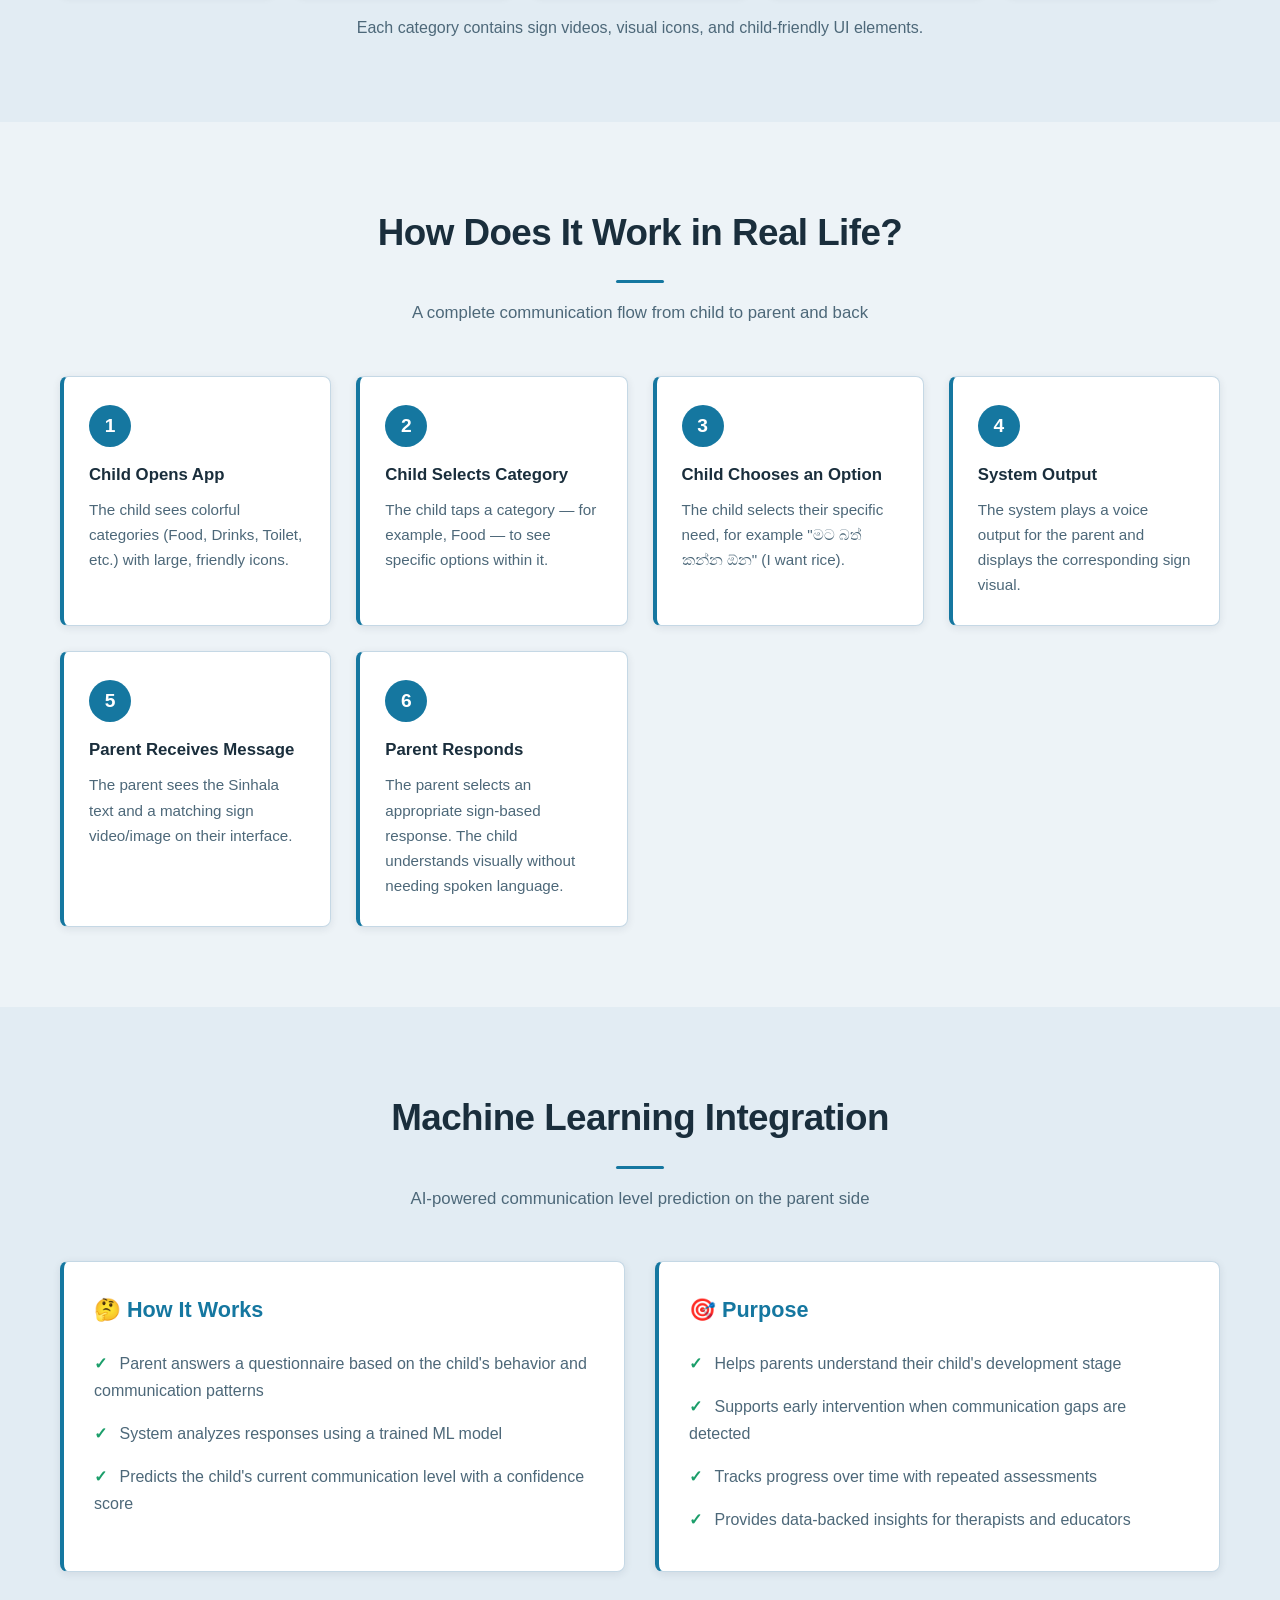
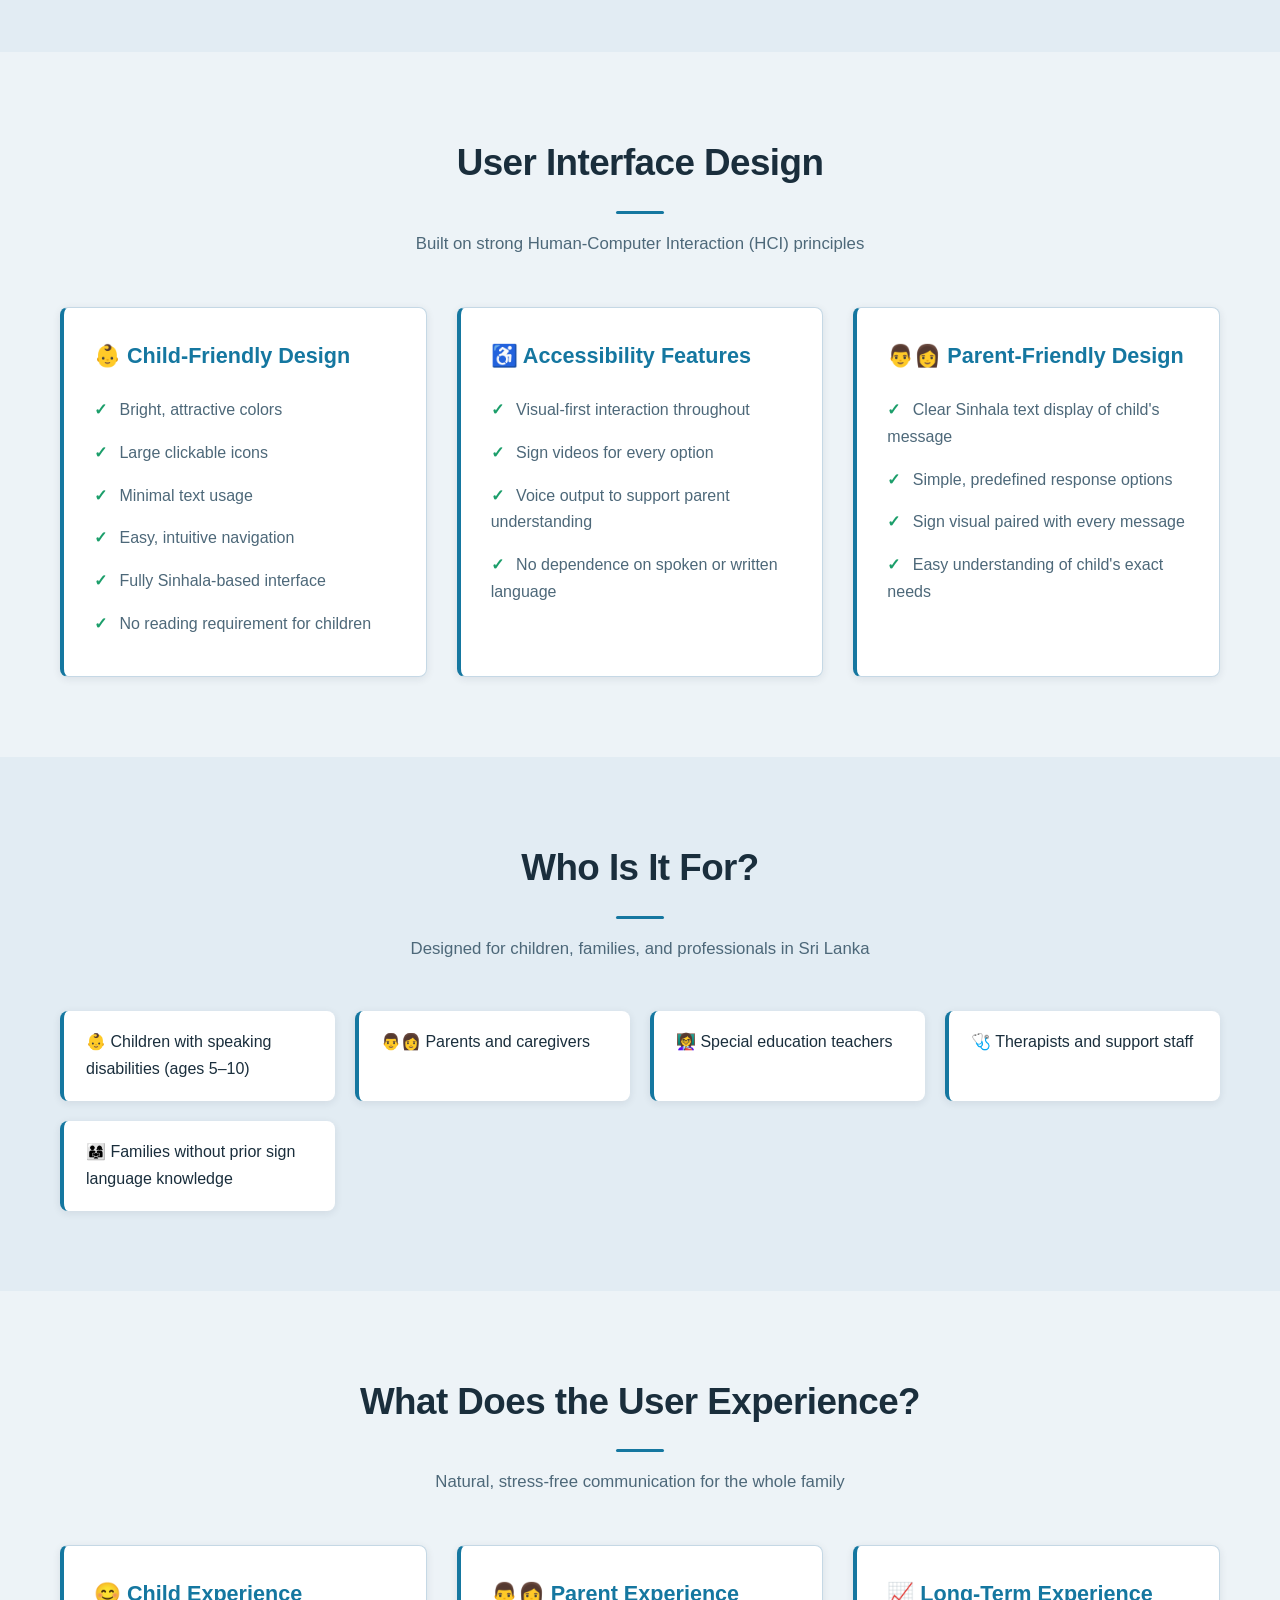
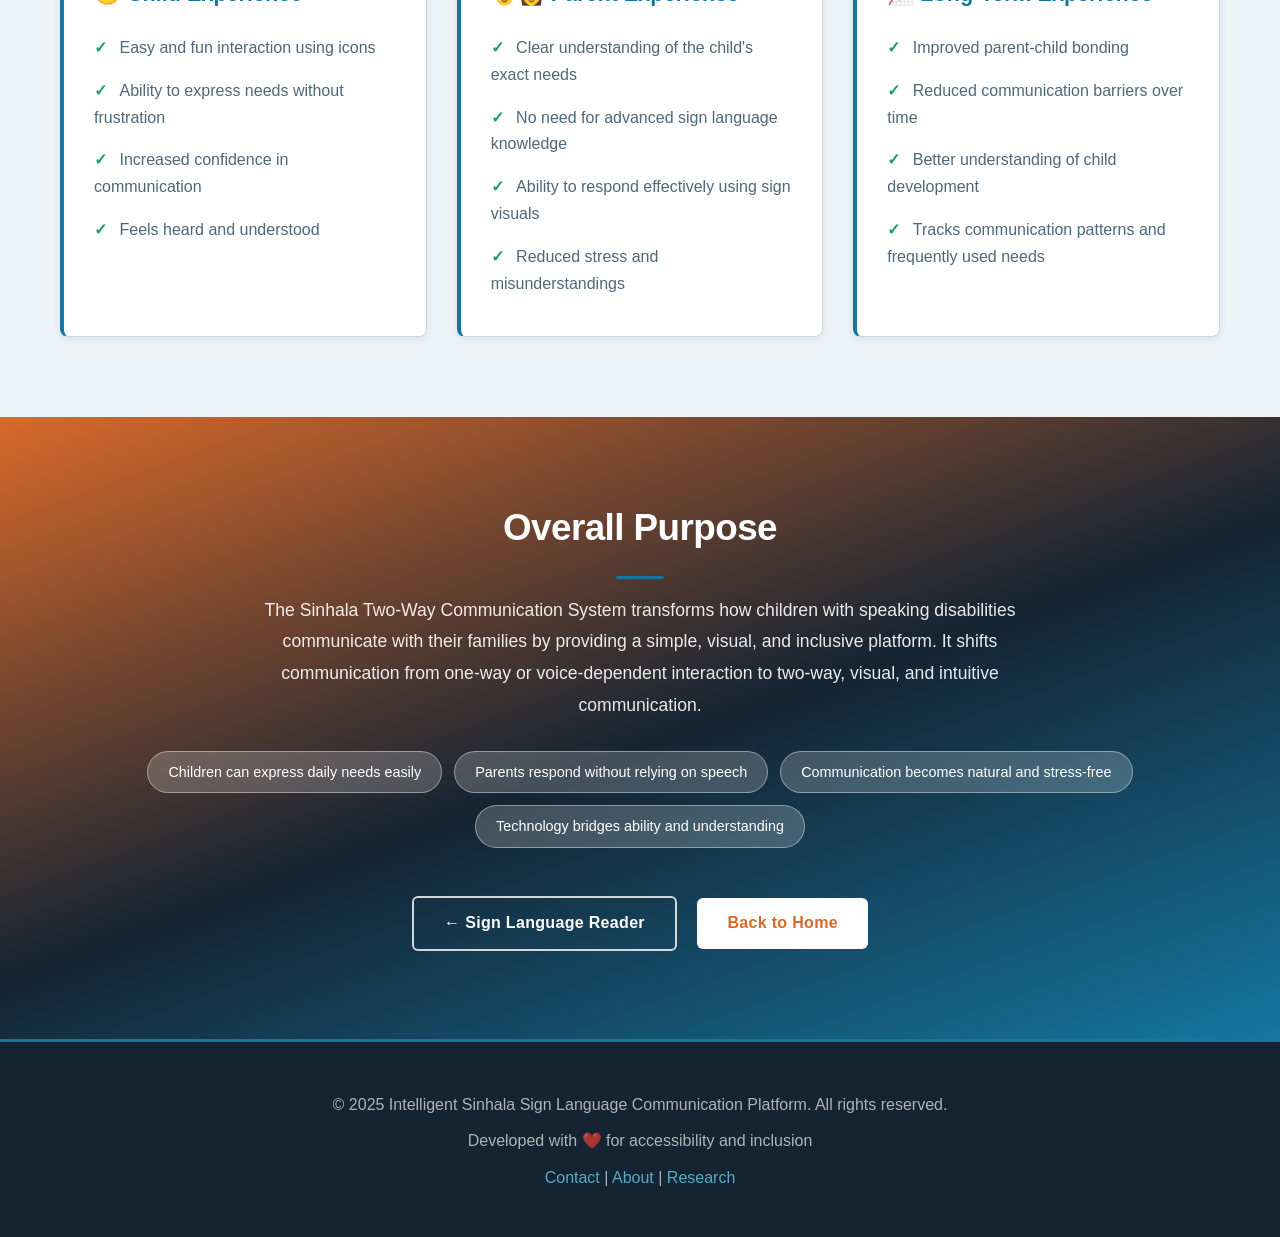
<file: component04.html>
<!DOCTYPE html>
<html lang="en">
<head>
    <meta charset="UTF-8">
    <meta name="viewport" content="width=device-width, initial-scale=1.0">
    <title>Component 04 - Two-Way Communication System | HearSense</title>
    <link rel="stylesheet" href="css/styles.css">
</head>
<body>
    <!-- Navigation -->
    <nav>
        <div class="navbar">
            <a href="index.html" class="logo"><img src="images/Logo.jpeg" alt="HearSense Logo" class="logo-img"><span class="logo-text">HearSense</span></a>
            <div class="menu-toggle">
                <span></span>
                <span></span>
                <span></span>
            </div>
            <ul class="nav-links">
                <li><a href="index.html">Home</a></li>
                <li><a href="domain.html">Domain</a></li>
                <li><a href="milestones.html">Milestones</a></li>
                <li><a href="documents.html">Documents</a></li>
                <li><a href="presentations.html">Presentations</a></li>
                <li><a href="about.html">About Us</a></li>
                <li><a href="contact.html">Contact</a></li>
            </ul>
        </div>
    </nav>

    <!-- Hero Section -->
    <section class="component-hero component-hero-04">
        <div class="hero-content">
            <div class="component-badge">Component 04</div>
            <h1>💬 Two-Way Communication System</h1>
            <p>An HCI-based interactive platform enabling effective daily communication between children with speaking disabilities and their parents using visual sign-based interaction</p>
            <a href="index.html" class="btn btn-secondary">← Back to Home</a>
        </div>
    </section>

    <!-- What Is This Component -->
    <section>
        <div class="container">
            <h2 class="section-title">What Is This Component?</h2>
            <p class="section-subtitle">A visual two-way communication bridge for children and their families</p>
            <div class="component-intro-card">
                <p>
                    The Sinhala Two-Way Communication System is an HCI-based interactive platform designed to enable effective daily communication between children with speaking disabilities and their parents. This system allows children to express their needs using visual sign-based selections — including sign videos, icons, and categorized options — while parents can respond using sign visuals and text instead of voice communication.
                </p>
                <p>
                    Unlike traditional communication tools, this component supports real-time two-way interaction, ensuring that both the child and parent can communicate naturally without relying on spoken language. Additionally, the system integrates a machine learning-based prediction module within the parent interface to assess the child's communication level and provide insights based on behavioral observations.
                </p>
            </div>
        </div>
    </section>

    <!-- Problem Solved -->
    <section class="alternate">
        <div class="container">
            <h2 class="section-title">What Problem Does It Solve?</h2>
            <p class="section-subtitle">Children with speaking disabilities face multiple communication barriers in daily life</p>
            <div class="cards-grid">
                <div class="card problem-card">
                    <h3>❌ The Challenges</h3>
                    <ul class="problem-list">
                        <li>Limited access to Sinhala Sign Language (SSL) education</li>
                        <li>Parents not being familiar with sign language</li>
                        <li>Communication barriers within families</li>
                        <li>Lack of practical tools for everyday interaction</li>
                        <li>Existing systems focusing only on learning or one-way translation</li>
                        <li>Difficulty expressing daily needs (food, toilet, illness)</li>
                    </ul>
                </div>
                <div class="card solution-card">
                    <h3>✅ The Solutions</h3>
                    <ul class="solution-list">
                        <li>A two-way communication system for real-life interaction</li>
                        <li>Simple visual-based communication for children</li>
                        <li>Parent-friendly response system using signs and text</li>
                        <li>Reduced dependency on full SSL knowledge</li>
                        <li>Support for daily communication scenarios</li>
                        <li>Integration with AI-based communication level prediction</li>
                    </ul>
                </div>
            </div>
        </div>
    </section>

    <!-- System Functionality -->
    <section>
        <div class="container">
            <h2 class="section-title">System Functionality Overview</h2>
            <p class="section-subtitle">Two dedicated interfaces — one for the child, one for the parent</p>
            <div class="cards-grid">
                <div class="card interface-card child-interface">
                    <div class="interface-badge">Child Interface</div>
                    <h3>👶 Child's View</h3>
                    <p>Designed for ease of use with large icons and simple navigation:</p>
                    <ul>
                        <li>Child selects one category at a time</li>
                        <li>Displays sign videos and icons for communication</li>
                        <li>When a selection is made, a voice output is generated for the parent</li>
                    </ul>
                    <div class="example-output">
                        <strong>Example:</strong> "මට බත් කන්න ඕන"
                    </div>
                </div>
                <div class="card interface-card parent-interface">
                    <div class="interface-badge parent-badge">Parent Interface</div>
                    <h3>👨‍👩 Parent's View</h3>
                    <p>Displays the child's message clearly and enables easy response:</p>
                    <ul>
                        <li>Shows selected message as Sinhala text</li>
                        <li>Shows corresponding sign video or image</li>
                        <li>Parent responds using predefined sign visuals/videos</li>
                        <li>No need for spoken communication from either side</li>
                    </ul>
                </div>
            </div>
        </div>
    </section>

    <!-- Communication Categories -->
    <section class="alternate">
        <div class="container">
            <h2 class="section-title">Communication Categories</h2>
            <p class="section-subtitle">Five main categories designed for everyday daily use</p>
            <div class="category-grid">
                <div class="category-card">
                    <div class="category-icon">🍛</div>
                    <h3>Food</h3>
                    <p>Express food-related needs and preferences</p>
                    <div class="category-example">"මට බත් කන්න ඕන"</div>
                </div>
                <div class="category-card">
                    <div class="category-icon">🥤</div>
                    <h3>Beverages</h3>
                    <p>Request drinks and beverages</p>
                    <div class="category-example">"මට වතුර ඕන"</div>
                </div>
                <div class="category-card">
                    <div class="category-icon">🚻</div>
                    <h3>Toilet</h3>
                    <p>Communicate toilet and hygiene needs</p>
                    <div class="category-example">Toilet requests</div>
                </div>
                <div class="category-card">
                    <div class="category-icon">🔤</div>
                    <h3>Verbs / Actions</h3>
                    <p>Express actions and activities</p>
                    <div class="category-example">Sleep, play, go</div>
                </div>
                <div class="category-card">
                    <div class="category-icon">🤒</div>
                    <h3>Illnesses</h3>
                    <p>Communicate pain, discomfort, or illness</p>
                    <div class="category-example">Pain, fever, discomfort</div>
                </div>
            </div>
            <p style="text-align:center; margin-top:20px; color: var(--text-light);">Each category contains sign videos, visual icons, and child-friendly UI elements.</p>
        </div>
    </section>

    <!-- How It Works Step by Step -->
    <section>
        <div class="container">
            <h2 class="section-title">How Does It Work in Real Life?</h2>
            <p class="section-subtitle">A complete communication flow from child to parent and back</p>
            <div class="how-it-works-grid">
                <div class="step-card">
                    <div class="step-number">1</div>
                    <h4>Child Opens App</h4>
                    <p>The child sees colorful categories (Food, Drinks, Toilet, etc.) with large, friendly icons.</p>
                </div>
                <div class="step-card">
                    <div class="step-number">2</div>
                    <h4>Child Selects Category</h4>
                    <p>The child taps a category — for example, Food — to see specific options within it.</p>
                </div>
                <div class="step-card">
                    <div class="step-number">3</div>
                    <h4>Child Chooses an Option</h4>
                    <p>The child selects their specific need, for example "මට බත් කන්න ඕන" (I want rice).</p>
                </div>
                <div class="step-card">
                    <div class="step-number">4</div>
                    <h4>System Output</h4>
                    <p>The system plays a voice output for the parent and displays the corresponding sign visual.</p>
                </div>
                <div class="step-card">
                    <div class="step-number">5</div>
                    <h4>Parent Receives Message</h4>
                    <p>The parent sees the Sinhala text and a matching sign video/image on their interface.</p>
                </div>
                <div class="step-card">
                    <div class="step-number">6</div>
                    <h4>Parent Responds</h4>
                    <p>The parent selects an appropriate sign-based response. The child understands visually without needing spoken language.</p>
                </div>
            </div>
        </div>
    </section>

    <!-- ML Integration -->
    <section class="alternate">
        <div class="container">
            <h2 class="section-title">Machine Learning Integration</h2>
            <p class="section-subtitle">AI-powered communication level prediction on the parent side</p>
            <div class="cards-grid">
                <div class="card">
                    <h3>🤔 How It Works</h3>
                    <ul>
                        <li>Parent answers a questionnaire based on the child's behavior and communication patterns</li>
                        <li>System analyzes responses using a trained ML model</li>
                        <li>Predicts the child's current communication level with a confidence score</li>
                    </ul>
                </div>
                <div class="card">
                    <h3>🎯 Purpose</h3>
                    <ul>
                        <li>Helps parents understand their child's development stage</li>
                        <li>Supports early intervention when communication gaps are detected</li>
                        <li>Tracks progress over time with repeated assessments</li>
                        <li>Provides data-backed insights for therapists and educators</li>
                    </ul>
                </div>
            </div>
        </div>
    </section>

    <!-- HCI Design -->
    <section>
        <div class="container">
            <h2 class="section-title">User Interface Design</h2>
            <p class="section-subtitle">Built on strong Human-Computer Interaction (HCI) principles</p>
            <div class="cards-grid">
                <div class="card">
                    <h3>👶 Child-Friendly Design</h3>
                    <ul>
                        <li>Bright, attractive colors</li>
                        <li>Large clickable icons</li>
                        <li>Minimal text usage</li>
                        <li>Easy, intuitive navigation</li>
                        <li>Fully Sinhala-based interface</li>
                        <li>No reading requirement for children</li>
                    </ul>
                </div>
                <div class="card">
                    <h3>♿ Accessibility Features</h3>
                    <ul>
                        <li>Visual-first interaction throughout</li>
                        <li>Sign videos for every option</li>
                        <li>Voice output to support parent understanding</li>
                        <li>No dependence on spoken or written language</li>
                    </ul>
                </div>
                <div class="card">
                    <h3>👨‍👩 Parent-Friendly Design</h3>
                    <ul>
                        <li>Clear Sinhala text display of child's message</li>
                        <li>Simple, predefined response options</li>
                        <li>Sign visual paired with every message</li>
                        <li>Easy understanding of child's exact needs</li>
                    </ul>
                </div>
            </div>
        </div>
    </section>

    <!-- Who It's For -->
    <section class="alternate">
        <div class="container">
            <h2 class="section-title">Who Is It For?</h2>
            <p class="section-subtitle">Designed for children, families, and professionals in Sri Lanka</p>
            <div class="audience-grid">
                <div class="audience-item">👶 Children with speaking disabilities (ages 5–10)</div>
                <div class="audience-item">👨‍👩 Parents and caregivers</div>
                <div class="audience-item">👩‍🏫 Special education teachers</div>
                <div class="audience-item">🩺 Therapists and support staff</div>
                <div class="audience-item">👨‍👩‍👧 Families without prior sign language knowledge</div>
            </div>
        </div>
    </section>

    <!-- User Experience -->
    <section>
        <div class="container">
            <h2 class="section-title">What Does the User Experience?</h2>
            <p class="section-subtitle">Natural, stress-free communication for the whole family</p>
            <div class="cards-grid">
                <div class="card">
                    <h3>😊 Child Experience</h3>
                    <ul>
                        <li>Easy and fun interaction using icons</li>
                        <li>Ability to express needs without frustration</li>
                        <li>Increased confidence in communication</li>
                        <li>Feels heard and understood</li>
                    </ul>
                </div>
                <div class="card">
                    <h3>👨‍👩 Parent Experience</h3>
                    <ul>
                        <li>Clear understanding of the child's exact needs</li>
                        <li>No need for advanced sign language knowledge</li>
                        <li>Ability to respond effectively using sign visuals</li>
                        <li>Reduced stress and misunderstandings</li>
                    </ul>
                </div>
                <div class="card">
                    <h3>📈 Long-Term Experience</h3>
                    <ul>
                        <li>Improved parent-child bonding</li>
                        <li>Reduced communication barriers over time</li>
                        <li>Better understanding of child development</li>
                        <li>Tracks communication patterns and frequently used needs</li>
                    </ul>
                </div>
            </div>
        </div>
    </section>

    <!-- Overall Purpose -->
    <section style="background: linear-gradient(160deg, #d9692a 0%, #142433 52%, #1577a0 100%); color: white; text-align: center;">
        <div class="container">
            <h2 class="section-title" style="color: white;">Overall Purpose</h2>
            <p style="color: rgba(255,255,255,0.9); max-width: 800px; margin: 0 auto 30px; font-size: 1.1rem; line-height: 1.8;">
                The Sinhala Two-Way Communication System transforms how children with speaking disabilities communicate with their families by providing a simple, visual, and inclusive platform. It shifts communication from one-way or voice-dependent interaction to two-way, visual, and intuitive communication.
            </p>
            <div class="purpose-badges">
                <span class="purpose-badge">Children can express daily needs easily</span>
                <span class="purpose-badge">Parents respond without relying on speech</span>
                <span class="purpose-badge">Communication becomes natural and stress-free</span>
                <span class="purpose-badge">Technology bridges ability and understanding</span>
            </div>
            <div style="margin-top: 40px;">
                <a href="component03.html" class="btn btn-secondary">← Sign Language Reader</a>
                <a href="index.html" class="btn btn-primary" style="background: white; color: #d9692a;">Back to Home</a>
            </div>
        </div>
    </section>

    <!-- Footer -->
    <footer>
        <div class="footer-content">
            <p>&copy; 2025 Intelligent Sinhala Sign Language Communication Platform. All rights reserved.</p>
            <p>Developed with ❤️ for accessibility and inclusion</p>
            <p>
                <a href="contact.html">Contact</a> |
                <a href="about.html">About</a> |
                <a href="domain.html">Research</a>
            </p>
        </div>
    </footer>

    <script src="js/main.js"></script>
</body>
</html>
</file>
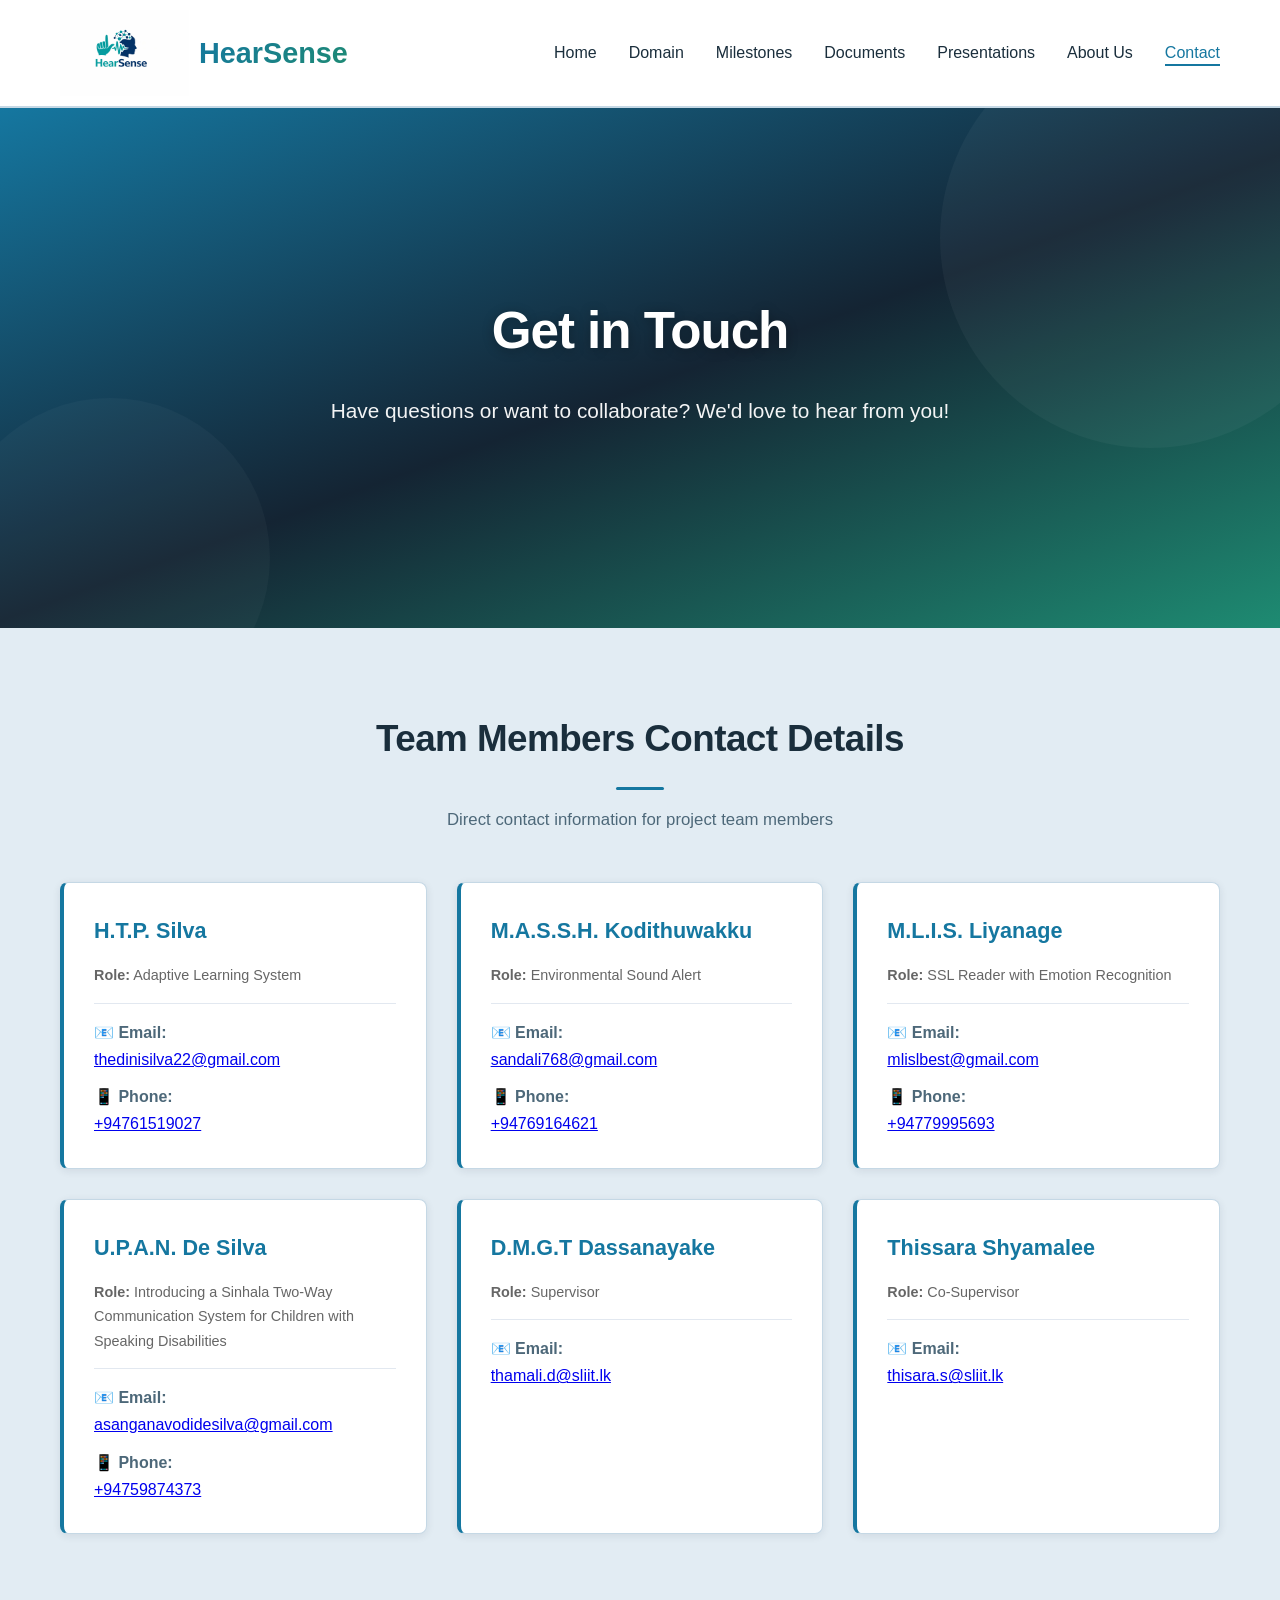
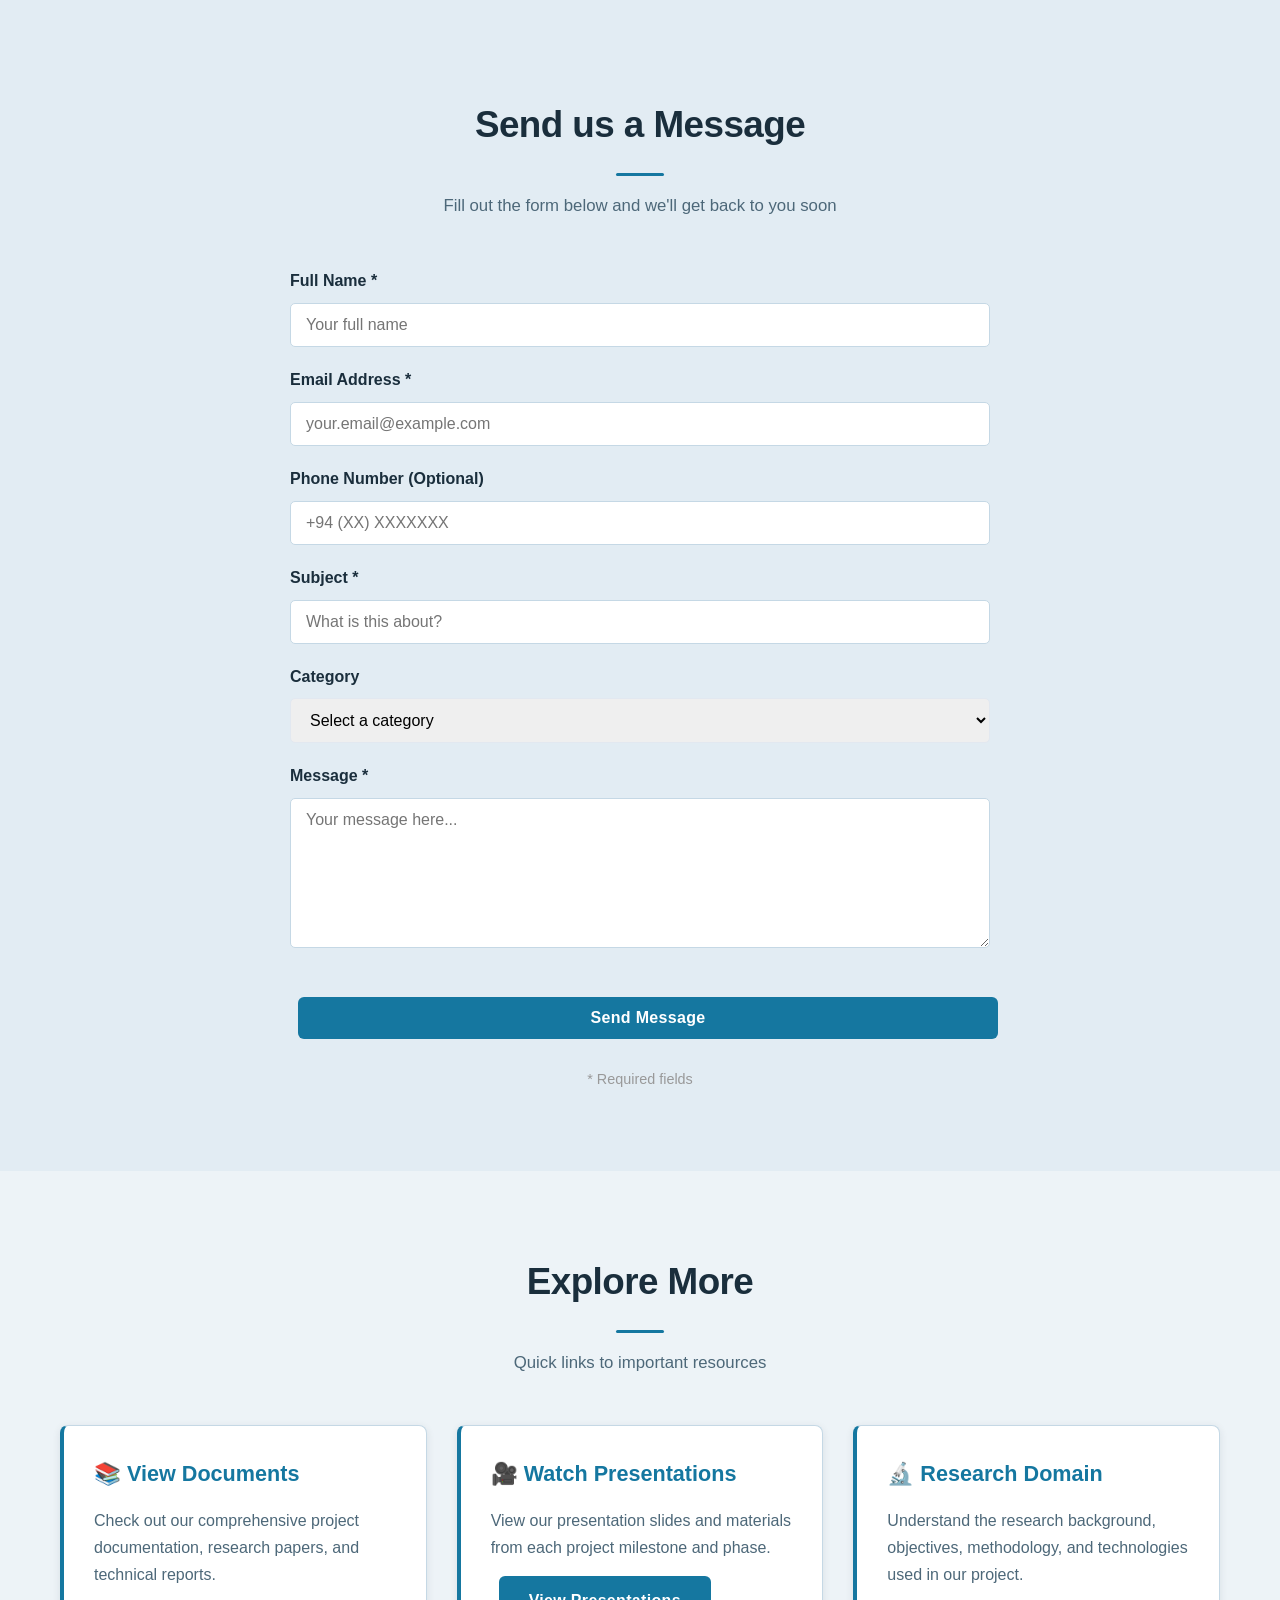
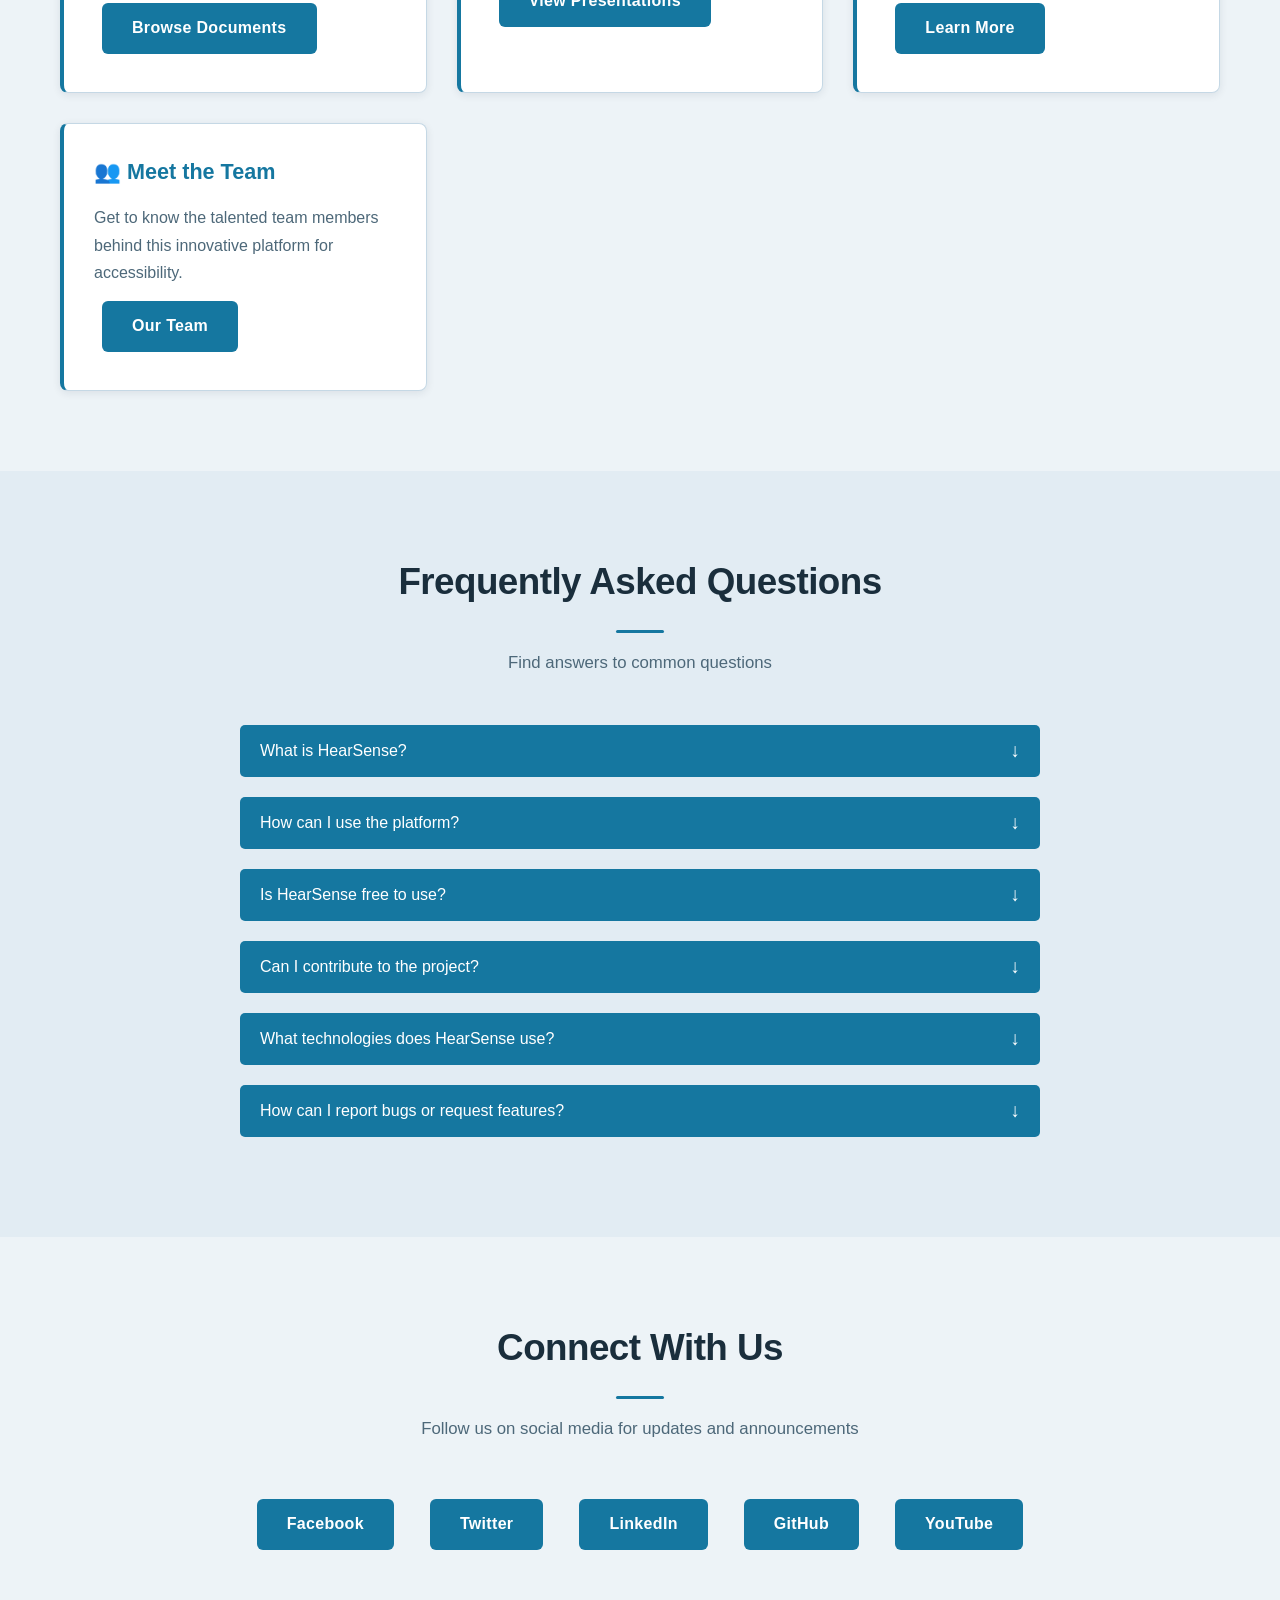
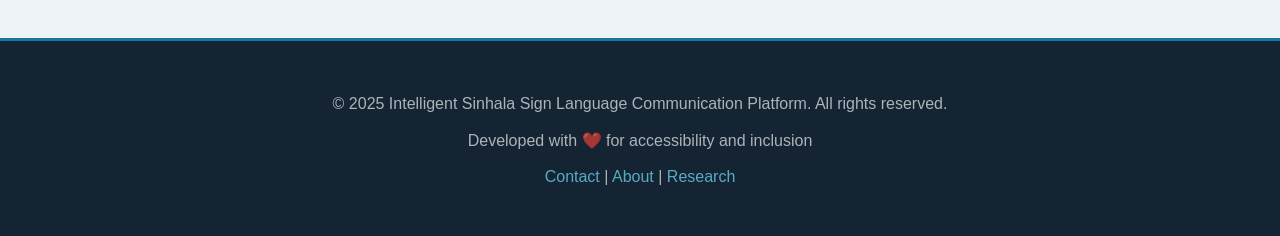
<file: contact.html>
<!DOCTYPE html>
<html lang="en">
<head>
    <meta charset="UTF-8">
    <meta name="viewport" content="width=device-width, initial-scale=1.0">
    <title>Contact Us</title>
    <link rel="stylesheet" href="css/styles.css">
</head>
<body>
    <!-- Navigation -->
    <nav>
        <div class="navbar">
            <a href="index.html" class="logo"><img src="images/Logo.jpeg" alt="HearSense Logo" class="logo-img"><span class="logo-text">HearSense</span></a>
            <div class="menu-toggle">
                <span></span>
                <span></span>
                <span></span>
            </div>
            <ul class="nav-links">
                <li><a href="index.html">Home</a></li>
                <li><a href="domain.html">Domain</a></li>
                <li><a href="milestones.html">Milestones</a></li>
                <li><a href="documents.html">Documents</a></li>
                <li><a href="presentations.html">Presentations</a></li>
                <li><a href="about.html">About Us</a></li>
                <li><a href="contact.html">Contact</a></li>
            </ul>
        </div>
    </nav>

    <!-- Hero Section -->
    <section class="hero">
        <div class="hero-content">
            <h1>Get in Touch</h1>
            <p>Have questions or want to collaborate? We'd love to hear from you!</p>
        </div>
    </section>

    <!-- Team Members Contact Section -->
    <section class="alternate">
        <div class="container">
            <h2 class="section-title">Team Members Contact Details</h2>
            <p class="section-subtitle">Direct contact information for project team members</p>

            <div class="cards-grid">
                <!-- Team Member 1 -->
                <div class="card">
                    <h3>H.T.P. Silva</h3>
                    <p style="color: #666; font-size: 0.9rem; margin-bottom: 15px;"><strong>Role:</strong> Adaptive Learning System</p>
                    <div style="border-top: 1px solid #e2e8f0; padding-top: 15px;">
                        <p style="margin-bottom: 10px;">
                            <strong>📧 Email:</strong><br>
                            <a href="mailto:thedinisilva22@gmail.com">thedinisilva22@gmail.com</a>
                        </p>
                        <p>
                            <strong>📱 Phone:</strong><br>
                            <a href="tel:+94761519027">+94761519027</a>
                        </p>
                    </div>
                </div>

                <!-- Team Member 2 -->
                <div class="card">
                    <h3>M.A.S.S.H. Kodithuwakku</h3>
                    <p style="color: #666; font-size: 0.9rem; margin-bottom: 15px;"><strong>Role:</strong> Environmental Sound Alert</p>
                    <div style="border-top: 1px solid #e2e8f0; padding-top: 15px;">
                        <p style="margin-bottom: 10px;">
                            <strong>📧 Email:</strong><br>
                            <a href="mailto:sandali768@gmail.com">sandali768@gmail.com</a>
                        </p>
                        <p>
                            <strong>📱 Phone:</strong><br>
                            <a href="tel:+94769164621">+94769164621</a>
                        </p>
                    </div>
                </div>

                <!-- Team Member 3 -->
                <div class="card">
                    <h3>M.L.I.S. Liyanage</h3>
                    <p style="color: #666; font-size: 0.9rem; margin-bottom: 15px;"><strong>Role:</strong> SSL Reader with Emotion Recognition</p>
                    <div style="border-top: 1px solid #e2e8f0; padding-top: 15px;">
                        <p style="margin-bottom: 10px;">
                            <strong>📧 Email:</strong><br>
                            <a href="mailto:mlislbest@gmail.com">mlislbest@gmail.com</a>
                        </p>
                        <p>
                            <strong>📱 Phone:</strong><br>
                            <a href="tel:+94779995693">+94779995693</a>
                        </p>
                    </div>
                </div>

                <!-- Team Member 4 -->
                <div class="card">
                    <h3>U.P.A.N. De Silva</h3>
                    <p style="color: #666; font-size: 0.9rem; margin-bottom: 15px;"><strong>Role:</strong> Introducing a Sinhala Two-Way Communication System for Children with Speaking Disabilities</p>
                    <div style="border-top: 1px solid #e2e8f0; padding-top: 15px;">
                        <p style="margin-bottom: 10px;">
                            <strong>📧 Email:</strong><br>
                            <a href="mailto:asanganavodidesilva@gmail.com">asanganavodidesilva@gmail.com</a>
                        </p>
                        <p>
                            <strong>📱 Phone:</strong><br>
                            <a href="tel:+94759874373">+94759874373</a>
                        </p>
                    </div>
                </div>

                <!-- Academic Advisor 1 -->
                <div class="card">
                    <h3>D.M.G.T Dassanayake</h3>
                    <p style="color: #666; font-size: 0.9rem; margin-bottom: 15px;"><strong>Role:</strong> Supervisor</p>
                    <div style="border-top: 1px solid #e2e8f0; padding-top: 15px;">
                        <p style="margin-bottom: 10px;">
                            <strong>📧 Email:</strong><br>
                            <a href="mailto:thamali.d@sliit.lk">thamali.d@sliit.lk</a>
                        </p>
                    </div>
                </div>

                <!-- Academic Advisor 2 -->
                <div class="card">
                    <h3>Thissara Shyamalee</h3>
                    <p style="color: #666; font-size: 0.9rem; margin-bottom: 15px;"><strong>Role:</strong> Co-Supervisor</p>
                    <div style="border-top: 1px solid #e2e8f0; padding-top: 15px;">
                        <p style="margin-bottom: 10px;">
                            <strong>📧 Email:</strong><br>
                            <a href="mailto:thisara.s@sliit.lk">thisara.s@sliit.lk</a>
                        </p>
                    </div>
                </div>
            </div>
        </div>
    </section>

    <!-- Contact Form Section -->
    <section class="alternate">
        <div class="container">
            <h2 class="section-title">Send us a Message</h2>
            <p class="section-subtitle">Fill out the form below and we'll get back to you soon</p>

            <div style="max-width: 700px; margin: 0 auto;">
                <form id="contact-form">
                    <div class="form-group">
                        <label for="name">Full Name *</label>
                        <input type="text" id="name" name="name" required placeholder="Your full name">
                    </div>

                    <div class="form-group">
                        <label for="email">Email Address *</label>
                        <input type="email" id="email" name="email" required placeholder="your.email@example.com">
                    </div>

                    <div class="form-group">
                        <label for="phone">Phone Number (Optional)</label>
                        <input type="tel" id="phone" name="phone" placeholder="+94 (XX) XXXXXXX">
                    </div>

                    <div class="form-group">
                        <label for="subject">Subject *</label>
                        <input type="text" id="subject" name="subject" required placeholder="What is this about?">
                    </div>

                    <div class="form-group">
                        <label for="category">Category</label>
                        <select id="category" name="category" style="width: 100%; padding: 12px 15px; border: 1px solid #e2e8f0; border-radius: 5px; font-family: inherit; font-size: 1rem; cursor: pointer;">
                            <option value="">Select a category</option>
                            <option value="general">General Inquiry</option>
                            <option value="collaboration">Collaboration</option>
                            <option value="bug-report">Bug Report</option>
                            <option value="feature-request">Feature Request</option>
                            <option value="feedback">Feedback</option>
                            <option value="other">Other</option>
                        </select>
                    </div>

                    <div class="form-group">
                        <label for="message">Message *</label>
                        <textarea id="message" name="message" required placeholder="Your message here..."></textarea>
                    </div>

                    <button type="submit" class="btn btn-primary" style="width: 100%; margin-top: 20px;">Send Message</button>
                </form>

                <p style="text-align: center; margin-top: 20px; color: #999; font-size: 0.9rem;">
                    * Required fields
                </p>
            </div>
        </div>
    </section>

    <!-- Quick Links Section -->
    <section>
        <div class="container">
            <h2 class="section-title">Explore More</h2>
            <p class="section-subtitle">Quick links to important resources</p>

            <div class="cards-grid">
                <div class="card">
                    <h3>📚 View Documents</h3>
                    <p>Check out our comprehensive project documentation, research papers, and technical reports.</p>
                    <a href="documents.html" class="btn btn-primary" style="display: inline-block; margin-top: 15px;">Browse Documents</a>
                </div>

                <div class="card">
                    <h3>🎥 Watch Presentations</h3>
                    <p>View our presentation slides and materials from each project milestone and phase.</p>
                    <a href="presentations.html" class="btn btn-primary" style="display: inline-block; margin-top: 15px;">View Presentations</a>
                </div>

                <div class="card">
                    <h3>🔬 Research Domain</h3>
                    <p>Understand the research background, objectives, methodology, and technologies used in our project.</p>
                    <a href="domain.html" class="btn btn-primary" style="display: inline-block; margin-top: 15px;">Learn More</a>
                </div>

                <div class="card">
                    <h3>👥 Meet the Team</h3>
                    <p>Get to know the talented team members behind this innovative platform for accessibility.</p>
                    <a href="about.html" class="btn btn-primary" style="display: inline-block; margin-top: 15px;">Our Team</a>
                </div>
            </div>
        </div>
    </section>

    <!-- FAQ Section -->
    <section class="alternate">
        <div class="container">
            <h2 class="section-title">Frequently Asked Questions</h2>
            <p class="section-subtitle">Find answers to common questions</p>

            <div style="max-width: 800px; margin: 0 auto;">
                <div class="dropdown" style="margin-bottom: 20px;">
                    <button class="dropdown-btn">
                        <span>What is HearSense?</span>
                        <span class="arrow-icon" style="font-size: 1.2rem;">↓</span>
                    </button>
                    <div class="dropdown-content">
                        <a href="#">
                            HearSense is an intelligent platform combining AI, computer vision, and audio processing to provide comprehensive communication solutions for deaf and hard-of-hearing individuals. It includes sign language recognition, learning systems, and safety alerts.
                        </a>
                    </div>
                </div>

                <div class="dropdown" style="margin-bottom: 20px;">
                    <button class="dropdown-btn">
                        <span>How can I use the platform?</span>
                        <span class="arrow-icon" style="font-size: 1.2rem;">↓</span>
                    </button>
                    <div class="dropdown-content">
                        <a href="#">
                            HearSense can be accessed through web browsers and mobile applications. The platform provides four main features: adaptive learning for sign language, sound detection alerts, real-time sign language recognition, and two-way communication tools. Visit our documentation for detailed usage instructions.
                        </a>
                    </div>
                </div>

                <div class="dropdown" style="margin-bottom: 20px;">
                    <button class="dropdown-btn">
                        <span>Is HearSense free to use?</span>
                        <span class="arrow-icon" style="font-size: 1.2rem;">↓</span>
                    </button>
                    <div class="dropdown-content">
                        <a href="#">
                            The platform is currently in the research and development phase. We are committed to making it accessible to the deaf community. Pricing and availability will be determined based on user needs and community feedback. Contact us for more information.
                        </a>
                    </div>
                </div>

                <div class="dropdown" style="margin-bottom: 20px;">
                    <button class="dropdown-btn">
                        <span>Can I contribute to the project?</span>
                        <span class="arrow-icon" style="font-size: 1.2rem;">↓</span>
                    </button>
                    <div class="dropdown-content">
                        <a href="#">
                            We welcome collaboration and contributions from researchers, developers, and members of the deaf community. If you're interested in contributing, please reach out to us through the contact form or email us at info@hearsense.lk.
                        </a>
                    </div>
                </div>

                <div class="dropdown" style="margin-bottom: 20px;">
                    <button class="dropdown-btn">
                        <span>What technologies does HearSense use?</span>
                        <span class="arrow-icon" style="font-size: 1.2rem;">↓</span>
                    </button>
                    <div class="dropdown-content">
                        <a href="#">
                            HearSense uses cutting-edge technologies including TensorFlow/PyTorch for machine learning, OpenCV and MediaPipe for computer vision, Python for backend development, and modern web technologies for the frontend. See the Domain section for complete technical details.
                        </a>
                    </div>
                </div>

                <div class="dropdown" style="margin-bottom: 20px;">
                    <button class="dropdown-btn">
                        <span>How can I report bugs or request features?</span>
                        <span class="arrow-icon" style="font-size: 1.2rem;">↓</span>
                    </button>
                    <div class="dropdown-content">
                        <a href="#">
                            You can report bugs or request features using our contact form above. Select "Bug Report" or "Feature Request" as the category and provide detailed information. Alternatively, email us at support@hearsense.lk with your feedback.
                        </a>
                    </div>
                </div>
            </div>
        </div>
    </section>

    <!-- Social Media Section -->
    <section>
        <div class="container">
            <h2 class="section-title">Connect With Us</h2>
            <p class="section-subtitle">Follow us on social media for updates and announcements</p>

            <div style="text-align: center;">
                <div style="display: flex; justify-content: center; gap: 20px; flex-wrap: wrap;">
                    <a href="#" class="btn btn-primary">Facebook</a>
                    <a href="#" class="btn btn-primary">Twitter</a>
                    <a href="#" class="btn btn-primary">LinkedIn</a>
                    <a href="#" class="btn btn-primary">GitHub</a>
                    <a href="#" class="btn btn-primary">YouTube</a>
                </div>
            </div>
        </div>
    </section>

    <!-- Footer -->
    <footer>
        <div class="footer-content">
            <p>&copy; 2025 Intelligent Sinhala Sign Language Communication Platform. All rights reserved.</p>
            <p>Developed with ❤️ for accessibility and inclusion</p>
            <p>
                <a href="contact.html">Contact</a> | 
                <a href="about.html">About</a> | 
                <a href="domain.html">Research</a>
            </p>
        </div>
    </footer>

    <script src="js/main.js"></script>
</body>
</html>
</file>
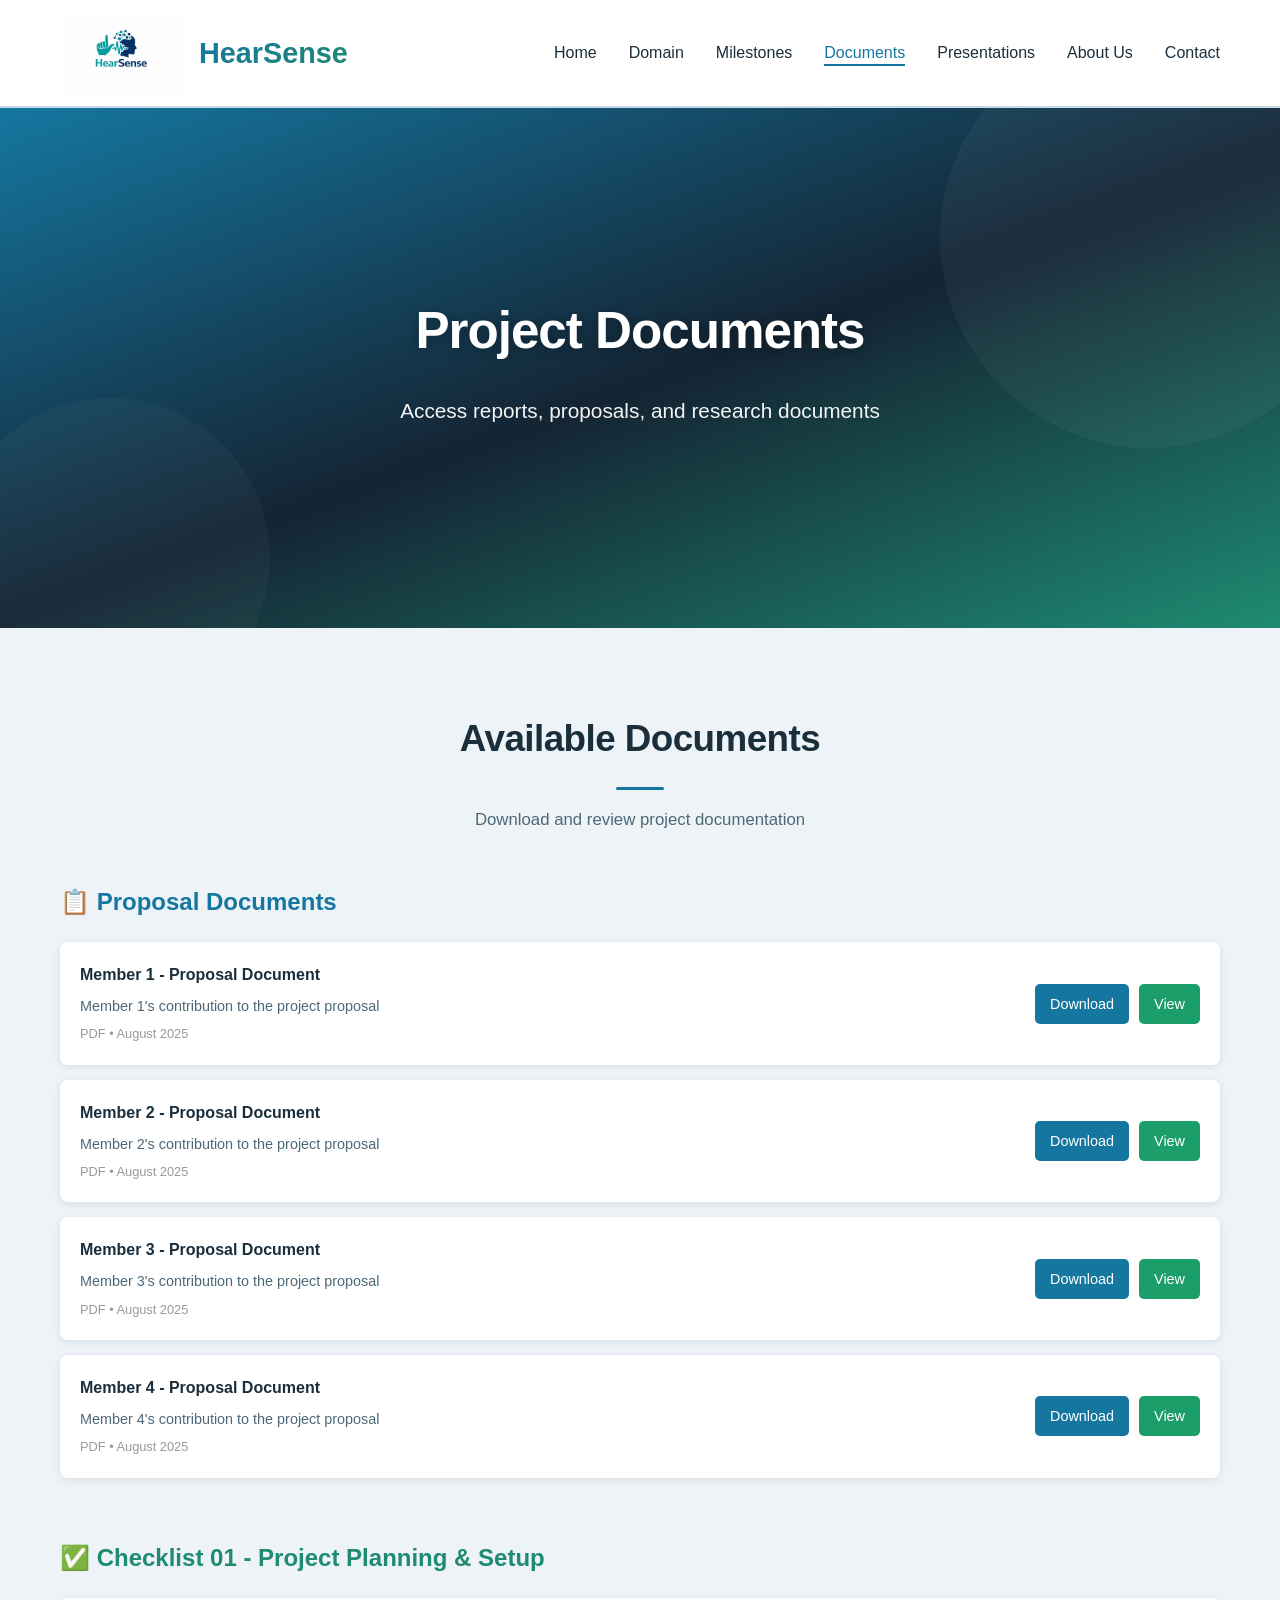
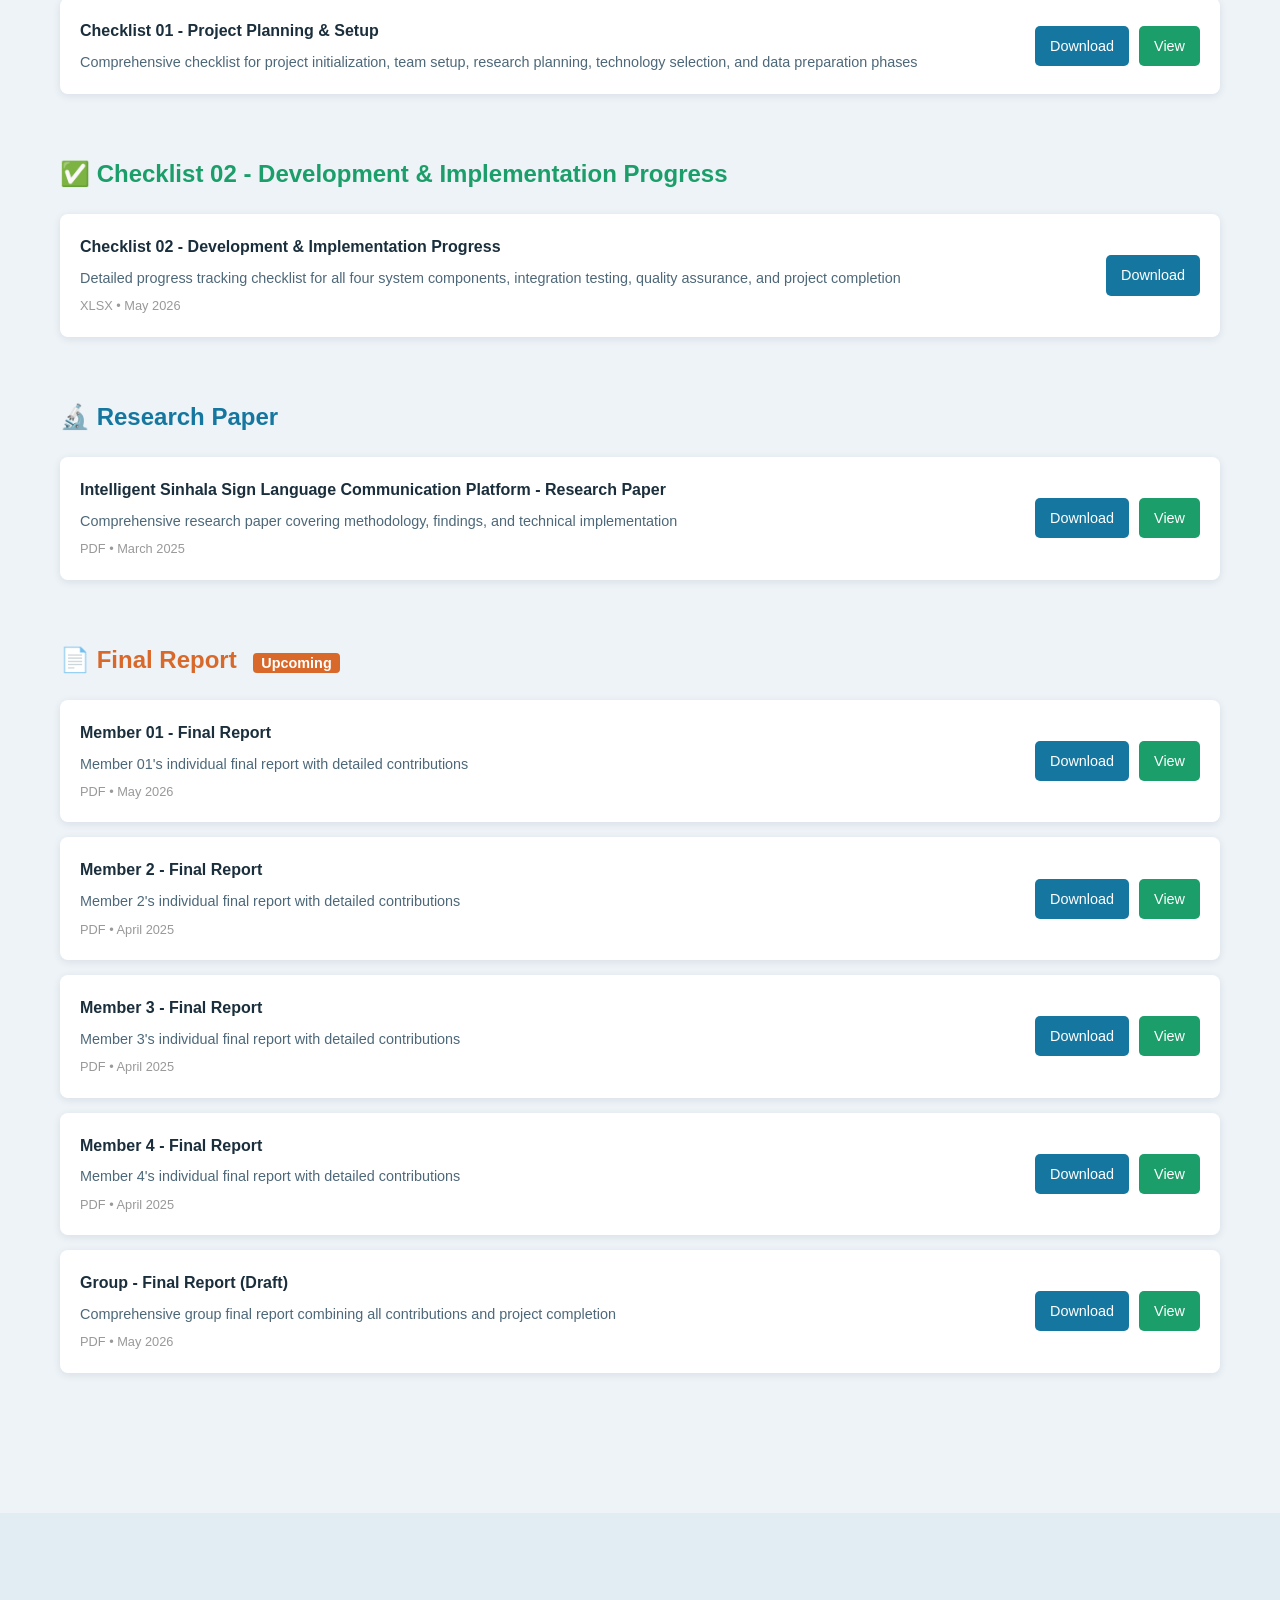
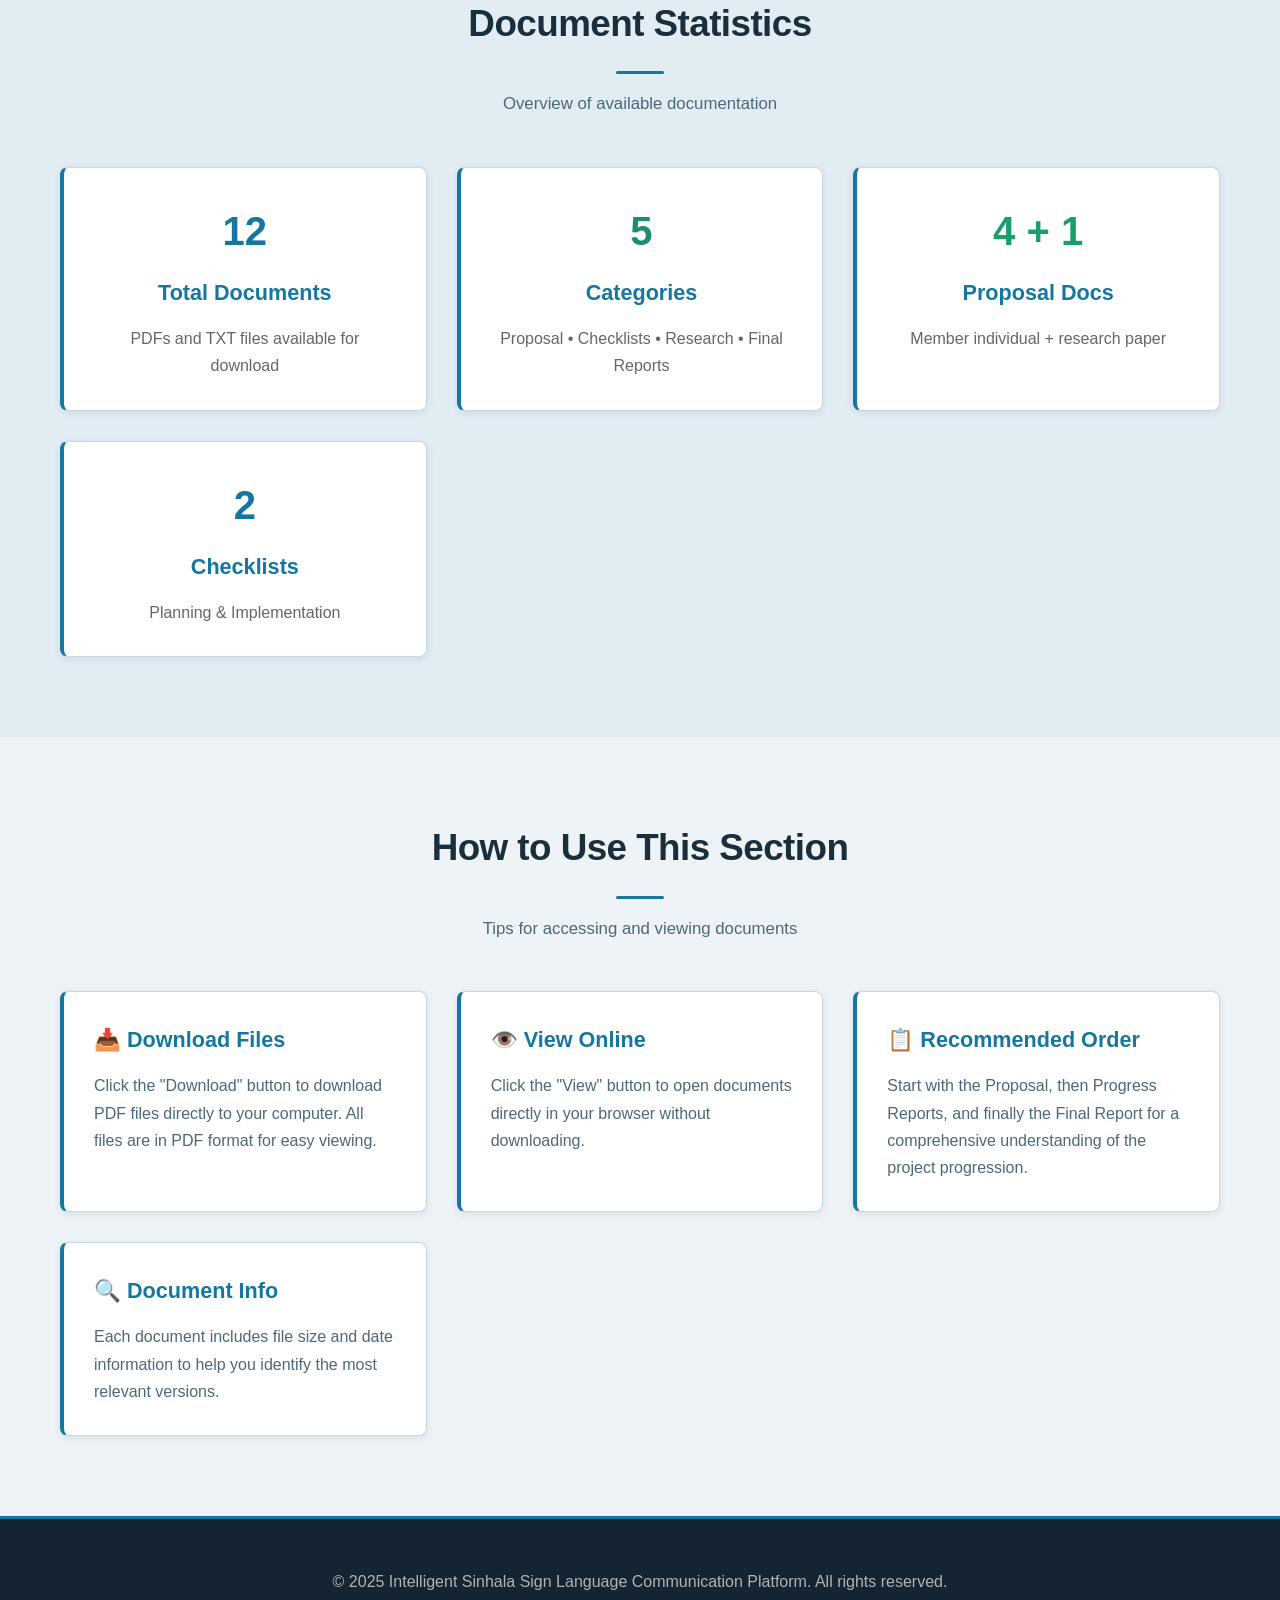
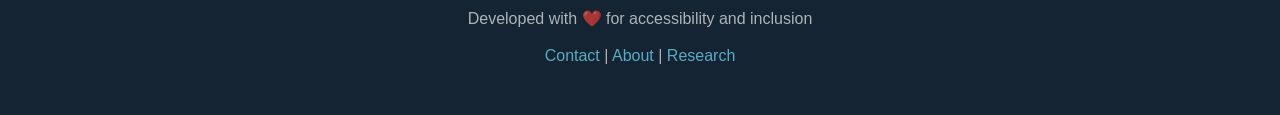
<file: documents.html>
<!DOCTYPE html>
<html lang="en">
<head>
    <meta charset="UTF-8">
    <meta name="viewport" content="width=device-width, initial-scale=1.0">
    <title>Documents - Reports & PDFs</title>
    <link rel="stylesheet" href="css/styles.css">
</head>
<body>
    <!-- Navigation -->
    <nav>
        <div class="navbar">
            <a href="index.html" class="logo"><img src="images/Logo.jpeg" alt="HearSense Logo" class="logo-img"><span class="logo-text">HearSense</span></a>
            <div class="menu-toggle">
                <span></span>
                <span></span>
                <span></span>
            </div>
            <ul class="nav-links">
                <li><a href="index.html">Home</a></li>
                <li><a href="domain.html">Domain</a></li>
                <li><a href="milestones.html">Milestones</a></li>
                <li><a href="documents.html">Documents</a></li>
                <li><a href="presentations.html">Presentations</a></li>
                <li><a href="about.html">About Us</a></li>
                <li><a href="contact.html">Contact</a></li>
            </ul>
        </div>
    </nav>

    <!-- Hero Section -->
    <section class="hero">
        <div class="hero-content">
            <h1>Project Documents</h1>
            <p>Access reports, proposals, and research documents</p>
        </div>
    </section>

    <!-- Documents Section -->
    <section>
        <div class="container">
            <h2 class="section-title">Available Documents</h2>
            <p class="section-subtitle">Download and review project documentation</p>

            <!-- Proposal Documents -->
            <div style="margin-bottom: 60px;">
                <h3 style="color: #1577a0; margin-bottom: 20px; font-size: 1.5rem;">📋 Proposal Documents</h3>
                <ul class="file-list">
                    <li class="file-item">
                        <div class="file-info">
                            <h4>Member 1 - Proposal Document</h4>
                            <p>Member 1's contribution to the project proposal</p>
                            <p style="color: #999; margin-top: 5px; font-size: 0.8rem;">PDF • August 2025</p>
                        </div>
                        <div class="file-actions">
                            <a href="documents/proposal/member1-proposal.pdf" class="btn-view" download>Download</a>
                            <button class="btn-download" onclick="alert('View feature - Opens PDF in browser')">View</button>
                        </div>
                    </li>

                    <li class="file-item">
                        <div class="file-info">
                            <h4>Member 2 - Proposal Document</h4>
                            <p>Member 2's contribution to the project proposal</p>
                            <p style="color: #999; margin-top: 5px; font-size: 0.8rem;">PDF • August 2025</p>
                        </div>
                        <div class="file-actions">
                            <a href="documents/proposal/member2-proposal.pdf" class="btn-view" download>Download</a>
                            <button class="btn-download" onclick="alert('View feature - Opens PDF in browser')">View</button>
                        </div>
                    </li>

                    <li class="file-item">
                        <div class="file-info">
                            <h4>Member 3 - Proposal Document</h4>
                            <p>Member 3's contribution to the project proposal</p>
                            <p style="color: #999; margin-top: 5px; font-size: 0.8rem;">PDF • August 2025</p>
                        </div>
                        <div class="file-actions">
                            <a href="documents/proposal/member3-proposal.pdf" class="btn-view" download>Download</a>
                            <button class="btn-download" onclick="alert('View feature - Opens PDF in browser')">View</button>
                        </div>
                    </li>

                    <li class="file-item">
                        <div class="file-info">
                            <h4>Member 4 - Proposal Document</h4>
                            <p>Member 4's contribution to the project proposal</p>
                            <p style="color: #999; margin-top: 5px; font-size: 0.8rem;">PDF • August 2025</p>
                        </div>
                        <div class="file-actions">
                            <a href="documents/proposal/member4-proposal.pdf" class="btn-view" download>Download</a>
                            <button class="btn-download" onclick="alert('View feature - Opens PDF in browser')">View</button>
                        </div>
                    </li>
                </ul>
            </div>

            <!-- Checklist 01 -->
            <div style="margin-bottom: 60px;">
                <h3 style="color: #1e8b72; margin-bottom: 20px; font-size: 1.5rem;">✅ Checklist 01 - Project Planning &amp; Setup</h3>
                <ul class="file-list">
                    <li class="file-item">
                        <div class="file-info">
                            <h4>Checklist 01 - Project Planning & Setup</h4>
                            <p>Comprehensive checklist for project initialization, team setup, research planning, technology selection, and data preparation phases</p>
                            
                        </div>
                        <div class="file-actions">
                            <a href="documents/checklists/checklist-01.txt" class="btn-view" download>Download</a>
                            <button class="btn-download" onclick="alert('View feature - Opens TXT in browser')">View</button>
                        </div>
                    </li>
                </ul>
            </div>

            <!-- Checklist 02 -->
            <div style="margin-bottom: 60px;">
                <h3 style="color: #1b9e6a; margin-bottom: 20px; font-size: 1.5rem;">✅ Checklist 02 - Development &amp; Implementation Progress</h3>
                <ul class="file-list">
                    <li class="file-item">
                        <div class="file-info">
                            <h4>Checklist 02 - Development & Implementation Progress</h4>
                            <p>Detailed progress tracking checklist for all four system components, integration testing, quality assurance, and project completion</p>
                            <p style="color: #999; margin-top: 5px; font-size: 0.8rem;">XLSX • May 2026</p>
                        </div>
                        <div class="file-actions">
                            <a href="documents/checklists/checklist2.xlsx" class="btn-view" download>Download</a>
                        </div>
                    </li>
                </ul>
            </div>

            <!-- Research Paper -->
            <div style="margin-bottom: 60px;">
                <h3 style="color: #1577a0; margin-bottom: 20px; font-size: 1.5rem;">🔬 Research Paper</h3>
                <ul class="file-list">
                    <li class="file-item">
                        <div class="file-info">
                            <h4>Intelligent Sinhala Sign Language Communication Platform - Research Paper</h4>
                            <p>Comprehensive research paper covering methodology, findings, and technical implementation</p>
                            <p style="color: #999; margin-top: 5px; font-size: 0.8rem;">PDF • March 2025</p>
                        </div>
                        <div class="file-actions">
                            <a href="documents/research/research-paper.pdf" class="btn-view" download>Download</a>
                            <button class="btn-download" onclick="alert('View feature - Opens PDF in browser')">View</button>
                        </div>
                    </li>
                </ul>
            </div>

            <!-- Final Report -->
            <div style="margin-bottom: 60px;">
                <h3 style="color: #d9692a; margin-bottom: 20px; font-size: 1.5rem;">📄 Final Report <span style="background-color: #d9692a; color: white; padding: 2px 8px; border-radius: 4px; font-size: 0.9rem; margin-left: 10px;">Upcoming</span></h3>
                <ul class="file-list">
                    <li class="file-item">
                        <div class="file-info">
                            <h4>Member 01 - Final Report</h4>
                            <p>Member 01's individual final report with detailed contributions</p>
                            <p style="color: #999; margin-top: 5px; font-size: 0.8rem;">PDF • May 2026</p>
                        </div>
                        <div class="file-actions">
                            <a href="documents/final-reports/Component01.pdf" class="btn-view" download>Download</a>
                            <a href="documents/final-reports/Component01.pdf" class="btn-download" target="_blank">View</a>
                        </div>
                    </li>

                    <li class="file-item">
                        <div class="file-info">
                            <h4>Member 2 - Final Report</h4>
                            <p>Member 2's individual final report with detailed contributions</p>
                            <p style="color: #999; margin-top: 5px; font-size: 0.8rem;">PDF • April 2025</p>
                        </div>
                        <div class="file-actions">
                            <a href="documents/final-reports/member2-final-report.pdf" class="btn-view" download>Download</a>
                            <button class="btn-download" onclick="alert('View feature - Opens PDF in browser')">View</button>
                        </div>
                    </li>

                    <li class="file-item">
                        <div class="file-info">
                            <h4>Member 3 - Final Report</h4>
                            <p>Member 3's individual final report with detailed contributions</p>
                            <p style="color: #999; margin-top: 5px; font-size: 0.8rem;">PDF • April 2025</p>
                        </div>
                        <div class="file-actions">
                            <a href="documents/final-reports/member3-final-report.pdf" class="btn-view" download>Download</a>
                            <button class="btn-download" onclick="alert('View feature - Opens PDF in browser')">View</button>
                        </div>
                    </li>

                    <li class="file-item">
                        <div class="file-info">
                            <h4>Member 4 - Final Report</h4>
                            <p>Member 4's individual final report with detailed contributions</p>
                            <p style="color: #999; margin-top: 5px; font-size: 0.8rem;">PDF • April 2025</p>
                        </div>
                        <div class="file-actions">
                            <a href="documents/final-reports/member4-final-report.pdf" class="btn-view" download>Download</a>
                            <button class="btn-download" onclick="alert('View feature - Opens PDF in browser')">View</button>
                        </div>
                    </li>

                    <li class="file-item">
                        <div class="file-info">
                            <h4>Group - Final Report (Draft)</h4>
                            <p>Comprehensive group final report combining all contributions and project completion</p>
                            <p style="color: #999; margin-top: 5px; font-size: 0.8rem;">PDF • May 2026</p>
                        </div>
                        <div class="file-actions">
                            <a href="documents/final-reports/GroupFinalReport(Draft).pdf" class="btn-view" download>Download</a>
                            <a href="documents/final-reports/GroupFinalReport(Draft).pdf" class="btn-download" target="_blank">View</a>
                        </div>
                    </li>
                </ul>
            </div>
        </div>
    </section>

    <!-- Document Statistics -->
    <section class="alternate">
        <div class="container">
            <h2 class="section-title">Document Statistics</h2>
            <p class="section-subtitle">Overview of available documentation</p>

            <div class="cards-grid">
                <div class="card" style="text-align: center;">
                    <div style="font-size: 2.5rem; color: #1577a0; font-weight: bold; margin-bottom: 10px;">12</div>
                    <h3>Total Documents</h3>
                    <p style="color: #666;">PDFs and TXT files available for download</p>
                </div>

                <div class="card" style="text-align: center;">
                    <div style="font-size: 2.5rem; color: #1e8b72; font-weight: bold; margin-bottom: 10px;">5</div>
                    <h3>Categories</h3>
                    <p style="color: #666;">Proposal • Checklists • Research • Final Reports</p>
                </div>

                <div class="card" style="text-align: center;">
                    <div style="font-size: 2.5rem; color: #1b9e6a; font-weight: bold; margin-bottom: 10px;">4 + 1</div>
                    <h3>Proposal Docs</h3>
                    <p style="color: #666;">Member individual + research paper</p>
                </div>

                <div class="card" style="text-align: center;">
                    <div style="font-size: 2.5rem; color: #1577a0; font-weight: bold; margin-bottom: 10px;">2</div>
                    <h3>Checklists</h3>
                    <p style="color: #666;">Planning & Implementation</p>
                </div>
            </div>
        </div>
    </section>

    <!-- Tips Section -->
    <section>
        <div class="container">
            <h2 class="section-title">How to Use This Section</h2>
            <p class="section-subtitle">Tips for accessing and viewing documents</p>

            <div class="cards-grid">
                <div class="card">
                    <h3>📥 Download Files</h3>
                    <p>Click the "Download" button to download PDF files directly to your computer. All files are in PDF format for easy viewing.</p>
                </div>

                <div class="card">
                    <h3>👁️ View Online</h3>
                    <p>Click the "View" button to open documents directly in your browser without downloading.</p>
                </div>

                <div class="card">
                    <h3>📋 Recommended Order</h3>
                    <p>Start with the Proposal, then Progress Reports, and finally the Final Report for a comprehensive understanding of the project progression.</p>
                </div>

                <div class="card">
                    <h3>🔍 Document Info</h3>
                    <p>Each document includes file size and date information to help you identify the most relevant versions.</p>
                </div>
            </div>
        </div>
    </section>

    <!-- Footer -->
    <footer>
        <div class="footer-content">
            <p>&copy; 2025 Intelligent Sinhala Sign Language Communication Platform. All rights reserved.</p>
            <p>Developed with ❤️ for accessibility and inclusion</p>
            <p>
                <a href="contact.html">Contact</a> | 
                <a href="about.html">About</a> | 
                <a href="domain.html">Research</a>
            </p>
        </div>
    </footer>

    <script src="js/main.js"></script>
</body>
</html>
</file>
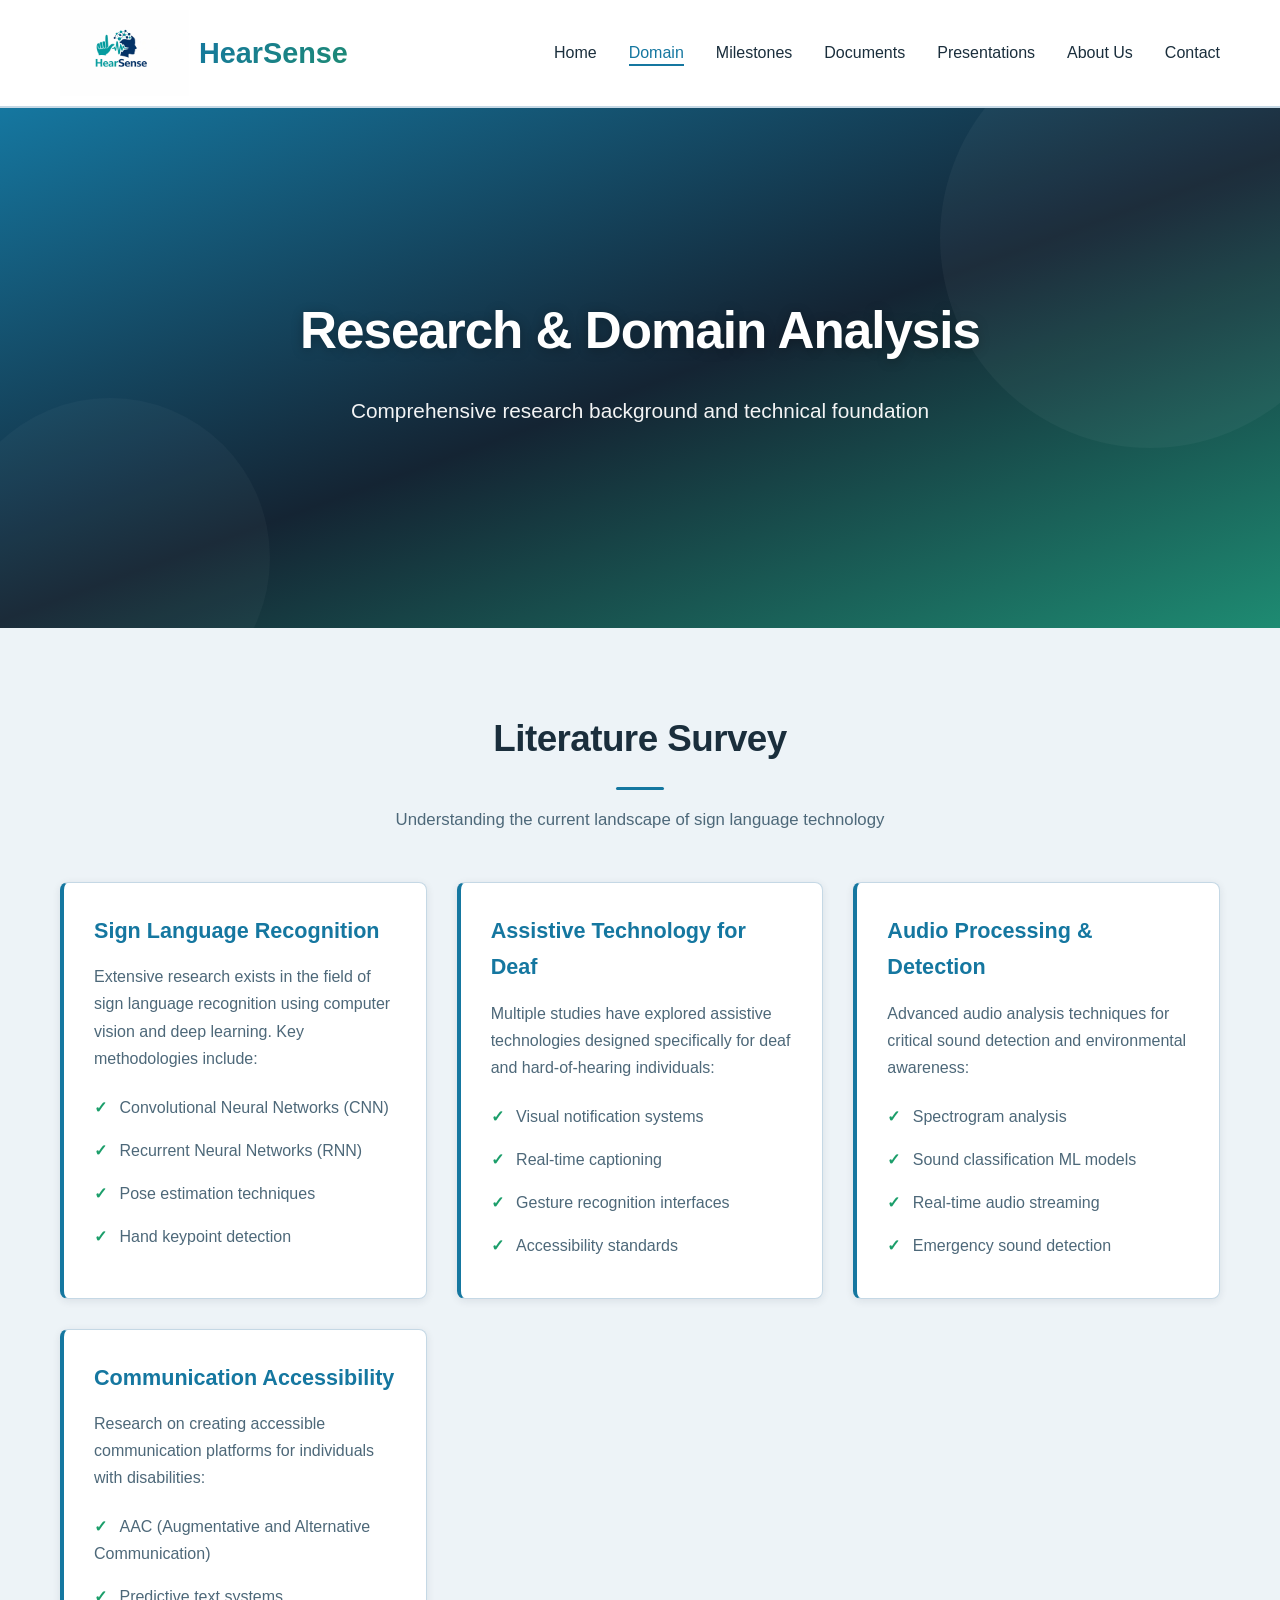
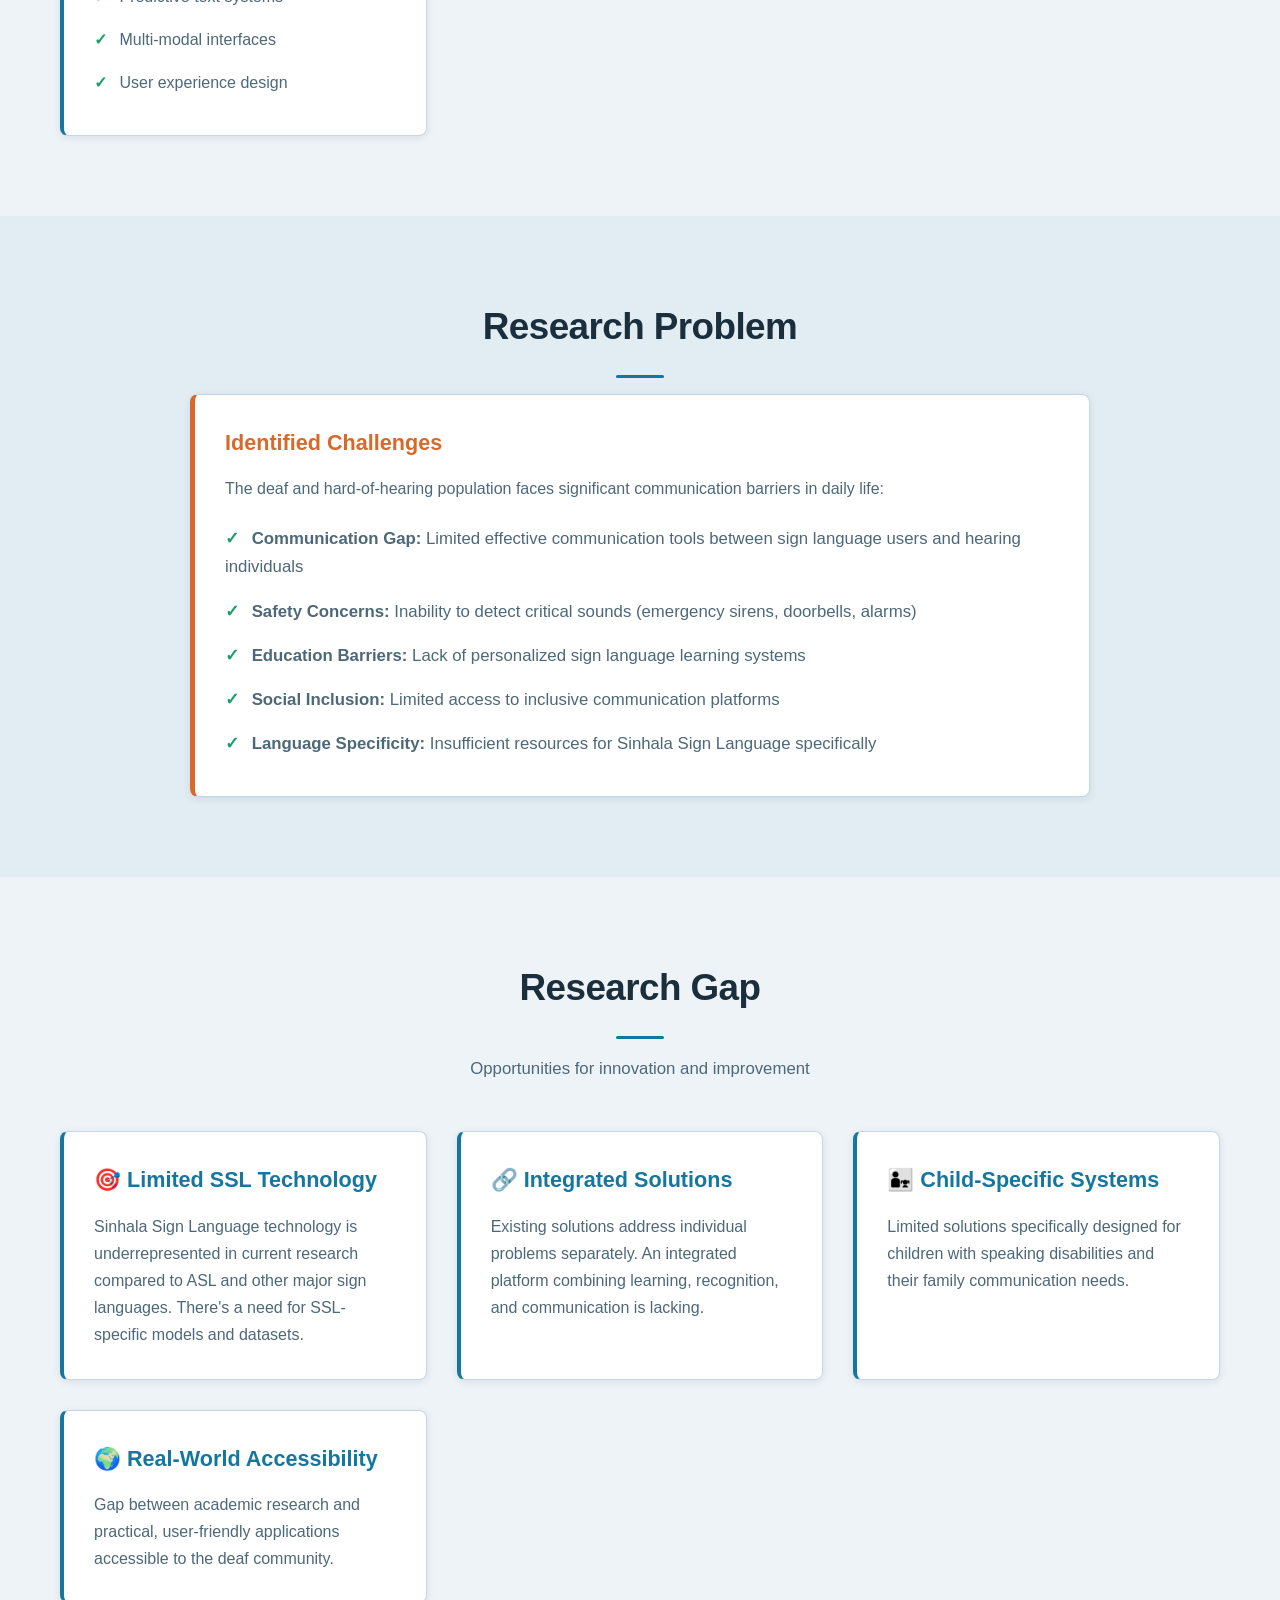
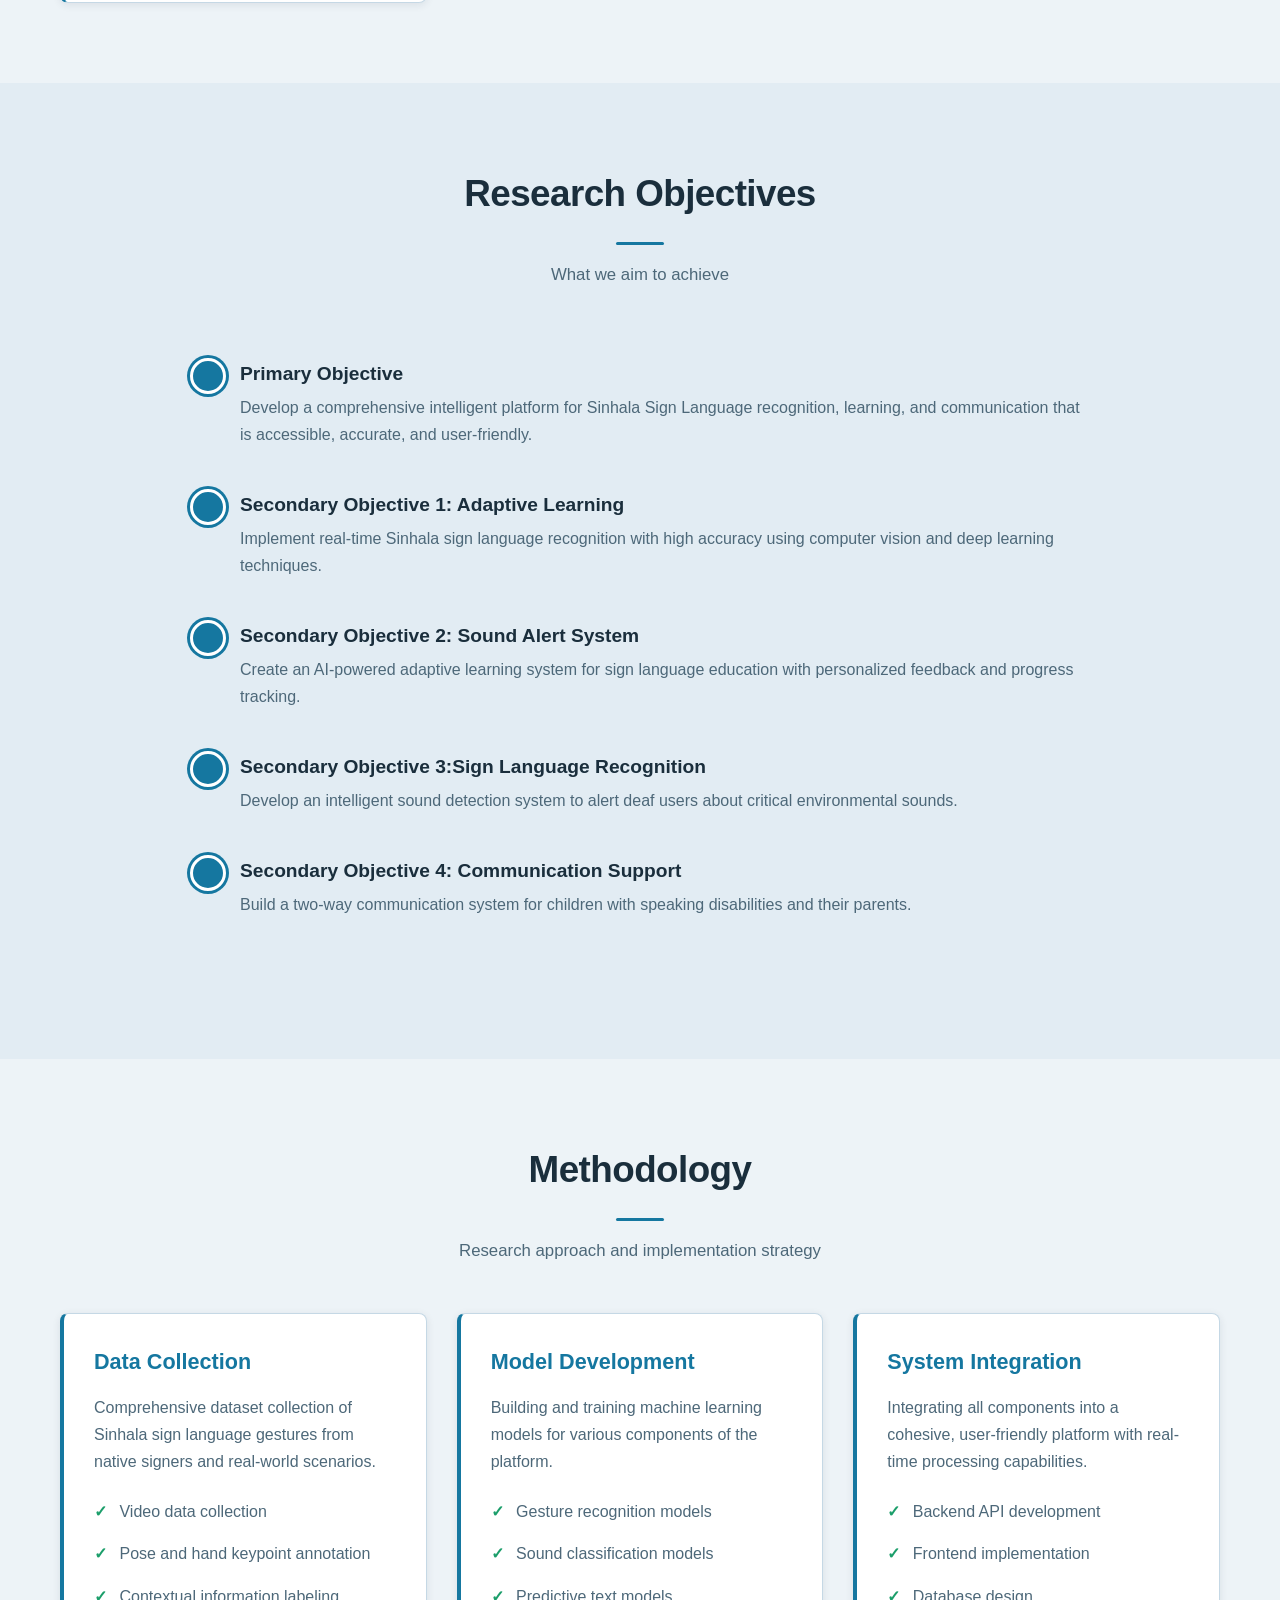
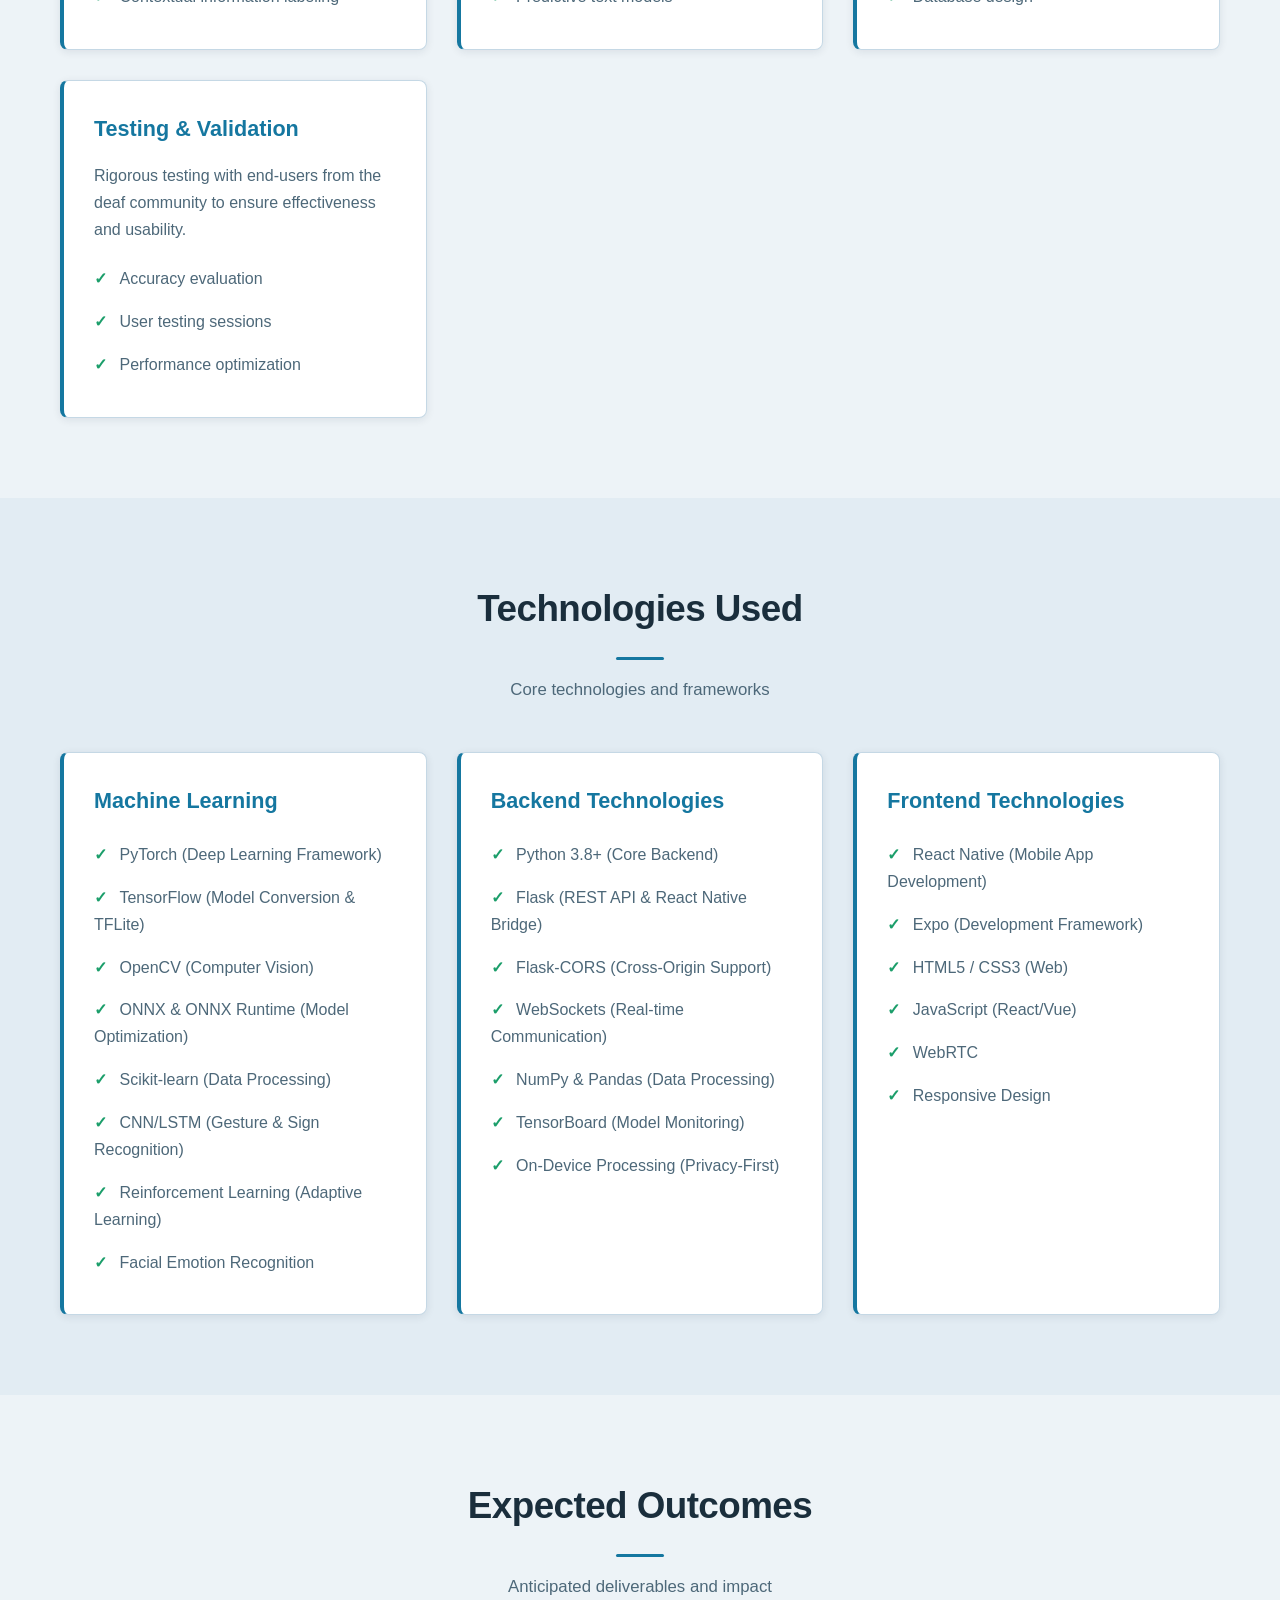
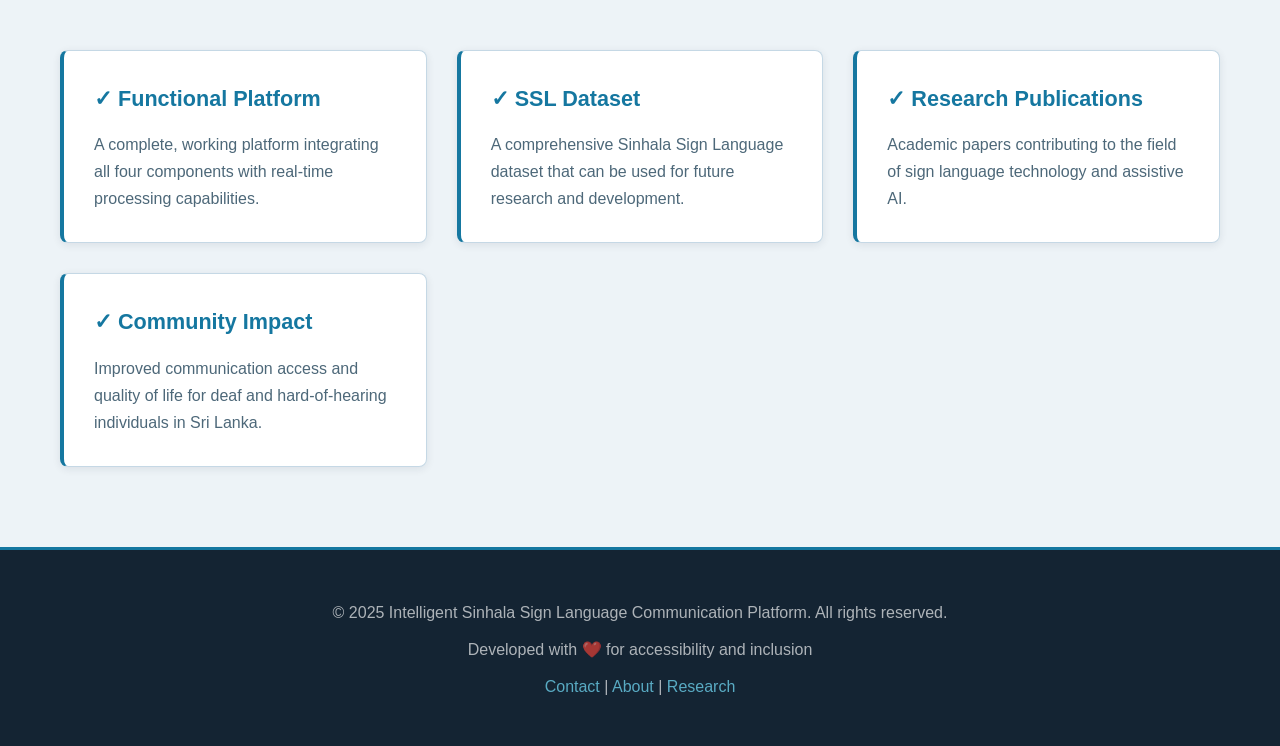
<file: domain.html>
<!DOCTYPE html>
<html lang="en">
<head>
    <meta charset="UTF-8">
    <meta name="viewport" content="width=device-width, initial-scale=1.0">
    <title>Domain - Research & Analysis</title>
    <link rel="stylesheet" href="css/styles.css">
</head>
<body>
    <!-- Navigation -->
    <nav>
        <div class="navbar">
            <a href="index.html" class="logo"><img src="images/Logo.jpeg" alt="HearSense Logo" class="logo-img"><span class="logo-text">HearSense</span></a>
            <div class="menu-toggle">
                <span></span>
                <span></span>
                <span></span>
            </div>
            <ul class="nav-links">
                <li><a href="index.html">Home</a></li>
                <li><a href="domain.html">Domain</a></li>
                <li><a href="milestones.html">Milestones</a></li>
                <li><a href="documents.html">Documents</a></li>
                <li><a href="presentations.html">Presentations</a></li>
                <li><a href="about.html">About Us</a></li>
                <li><a href="contact.html">Contact</a></li>
            </ul>
        </div>
    </nav>

    <!-- Hero Section -->
    <section class="hero">
        <div class="hero-content">
            <h1>Research & Domain Analysis</h1>
            <p>Comprehensive research background and technical foundation</p>
        </div>
    </section>

    <!-- Literature Survey -->
    <section>
        <div class="container">
            <h2 class="section-title">Literature Survey</h2>
            <p class="section-subtitle">Understanding the current landscape of sign language technology</p>
            <div class="cards-grid">
                <div class="card">
                    <h3>Sign Language Recognition</h3>
                    <p>Extensive research exists in the field of sign language recognition using computer vision and deep learning. Key methodologies include:</p>
                    <ul>
                        <li>Convolutional Neural Networks (CNN)</li>
                        <li>Recurrent Neural Networks (RNN)</li>
                        <li>Pose estimation techniques</li>
                        <li>Hand keypoint detection</li>
                    </ul>
                </div>

                <div class="card">
                    <h3>Assistive Technology for Deaf</h3>
                    <p>Multiple studies have explored assistive technologies designed specifically for deaf and hard-of-hearing individuals:</p>
                    <ul>
                        <li>Visual notification systems</li>
                        <li>Real-time captioning</li>
                        <li>Gesture recognition interfaces</li>
                        <li>Accessibility standards</li>
                    </ul>
                </div>

                <div class="card">
                    <h3>Audio Processing & Detection</h3>
                    <p>Advanced audio analysis techniques for critical sound detection and environmental awareness:</p>
                    <ul>
                        <li>Spectrogram analysis</li>
                        <li>Sound classification ML models</li>
                        <li>Real-time audio streaming</li>
                        <li>Emergency sound detection</li>
                    </ul>
                </div>

                <div class="card">
                    <h3>Communication Accessibility</h3>
                    <p>Research on creating accessible communication platforms for individuals with disabilities:</p>
                    <ul>
                        <li>AAC (Augmentative and Alternative Communication)</li>
                        <li>Predictive text systems</li>
                        <li>Multi-modal interfaces</li>
                        <li>User experience design</li>
                    </ul>
                </div>
            </div>
        </div>
    </section>

    <!-- Research Problem -->
    <section class="alternate">
        <div class="container">
            <h2 class="section-title">Research Problem</h2>
            <div class="card" style="max-width: 900px; margin: 0 auto; border-left: 5px solid #d9692a;">
                <h3 style="color: #d9692a;">Identified Challenges</h3>
                <p>The deaf and hard-of-hearing population faces significant communication barriers in daily life:</p>
                <ul style="font-size: 1.05rem;">
                    <li><strong>Communication Gap:</strong> Limited effective communication tools between sign language users and hearing individuals</li>
                    <li><strong>Safety Concerns:</strong> Inability to detect critical sounds (emergency sirens, doorbells, alarms)</li>
                    <li><strong>Education Barriers:</strong> Lack of personalized sign language learning systems</li>
                    <li><strong>Social Inclusion:</strong> Limited access to inclusive communication platforms</li>
                    <li><strong>Language Specificity:</strong> Insufficient resources for Sinhala Sign Language specifically</li>
                </ul>
            </div>
        </div>
    </section>

    <!-- Research Gap -->
    <section>
        <div class="container">
            <h2 class="section-title">Research Gap</h2>
            <p class="section-subtitle">Opportunities for innovation and improvement</p>
            <div class="cards-grid">
                <div class="card">
                    <h3>🎯 Limited SSL Technology</h3>
                    <p>Sinhala Sign Language technology is underrepresented in current research compared to ASL and other major sign languages. There's a need for SSL-specific models and datasets.</p>
                </div>

                <div class="card">
                    <h3>🔗 Integrated Solutions</h3>
                    <p>Existing solutions address individual problems separately. An integrated platform combining learning, recognition, and communication is lacking.</p>
                </div>

                <div class="card">
                    <h3>👨‍👧 Child-Specific Systems</h3>
                    <p>Limited solutions specifically designed for children with speaking disabilities and their family communication needs.</p>
                </div>

                <div class="card">
                    <h3>🌍 Real-World Accessibility</h3>
                    <p>Gap between academic research and practical, user-friendly applications accessible to the deaf community.</p>
                </div>
            </div>
        </div>
    </section>

    <!-- Objectives -->
    <section class="alternate">
        <div class="container">
            <h2 class="section-title">Research Objectives</h2>
            <p class="section-subtitle">What we aim to achieve</p>
            <div style="max-width: 900px; margin: 0 auto;">
                <div class="timeline">
                    <div class="timeline-item">
                        <h4>Primary Objective</h4>
                        <p>Develop a comprehensive intelligent platform for Sinhala Sign Language recognition, learning, and communication that is accessible, accurate, and user-friendly.</p>
                    </div>

                    <div class="timeline-item">
                        <h4>Secondary Objective 1: Adaptive Learning</h4>
                        <p>Implement real-time Sinhala sign language recognition with high accuracy using computer vision and deep learning techniques.</p>
                    </div>

                    <div class="timeline-item">
                        <h4>Secondary Objective 2: Sound Alert System </h4>
                        <p>Create an AI-powered adaptive learning system for sign language education with personalized feedback and progress tracking.</p>
                    </div>

                    <div class="timeline-item">
                        <h4>Secondary Objective 3:Sign Language Recognition</h4>
                        <p>Develop an intelligent sound detection system to alert deaf users about critical environmental sounds.</p>
                    </div>

                    <div class="timeline-item">
                        <h4>Secondary Objective 4: Communication Support</h4>
                        <p>Build a two-way communication system for children with speaking disabilities and their parents.</p>
                    </div>
                </div>
            </div>
        </div>
    </section>

    <!-- Methodology -->
    <section>
        <div class="container">
            <h2 class="section-title">Methodology</h2>
            <p class="section-subtitle">Research approach and implementation strategy</p>
            <div class="cards-grid">
                <div class="card">
                    <h3>Data Collection</h3>
                    <p>Comprehensive dataset collection of Sinhala sign language gestures from native signers and real-world scenarios.</p>
                    <ul>
                        <li>Video data collection</li>
                        <li>Pose and hand keypoint annotation</li>
                        <li>Contextual information labeling</li>
                    </ul>
                </div>

                <div class="card">
                    <h3>Model Development</h3>
                    <p>Building and training machine learning models for various components of the platform.</p>
                    <ul>
                        <li>Gesture recognition models</li>
                        <li>Sound classification models</li>
                        <li>Predictive text models</li>
                    </ul>
                </div>

                <div class="card">
                    <h3>System Integration</h3>
                    <p>Integrating all components into a cohesive, user-friendly platform with real-time processing capabilities.</p>
                    <ul>
                        <li>Backend API development</li>
                        <li>Frontend implementation</li>
                        <li>Database design</li>
                    </ul>
                </div>

                <div class="card">
                    <h3>Testing & Validation</h3>
                    <p>Rigorous testing with end-users from the deaf community to ensure effectiveness and usability.</p>
                    <ul>
                        <li>Accuracy evaluation</li>
                        <li>User testing sessions</li>
                        <li>Performance optimization</li>
                    </ul>
                </div>
            </div>
        </div>
    </section>

    <!-- Technologies Used -->
    <section class="alternate">
        <div class="container">
            <h2 class="section-title">Technologies Used</h2>
            <p class="section-subtitle">Core technologies and frameworks</p>
            <div class="cards-grid">
                <div class="card">
                    <h3>Machine Learning</h3>
                    <ul>
                        <li>PyTorch (Deep Learning Framework)</li>
                        <li>TensorFlow (Model Conversion & TFLite)</li>
                        <li>OpenCV (Computer Vision)</li>
                        <li>ONNX & ONNX Runtime (Model Optimization)</li>
                        <li>Scikit-learn (Data Processing)</li>
                        <li>CNN/LSTM (Gesture & Sign Recognition)</li>
                        <li>Reinforcement Learning (Adaptive Learning)</li>
                        <li>Facial Emotion Recognition</li>
                    </ul>
                </div>

                <div class="card">
                    <h3>Backend Technologies</h3>
                    <ul>
                        <li>Python 3.8+ (Core Backend)</li>
                        <li>Flask (REST API & React Native Bridge)</li>
                        <li>Flask-CORS (Cross-Origin Support)</li>
                        <li>WebSockets (Real-time Communication)</li>
                        <li>NumPy & Pandas (Data Processing)</li>
                        <li>TensorBoard (Model Monitoring)</li>
                        <li>On-Device Processing (Privacy-First)</li>
                    </ul>
                </div>

                <div class="card">
                    <h3>Frontend Technologies</h3>
                    <ul>
                        <li>React Native (Mobile App Development)</li>
                        <li>Expo (Development Framework)</li>
                        <li>HTML5 / CSS3 (Web)</li>
                        <li>JavaScript (React/Vue)</li>
                        <li>WebRTC</li>
                        <li>Responsive Design</li>
                    </ul>
                </div>

            
            </div>
        </div>
    </section>

    <!-- Expected Outcomes -->
    <section>
        <div class="container">
            <h2 class="section-title">Expected Outcomes</h2>
            <p class="section-subtitle">Anticipated deliverables and impact</p>
            <div class="cards-grid">
                <div class="card">
                    <h3>✓ Functional Platform</h3>
                    <p>A complete, working platform integrating all four components with real-time processing capabilities.</p>
                </div>

                <div class="card">
                    <h3>✓ SSL Dataset</h3>
                    <p>A comprehensive Sinhala Sign Language dataset that can be used for future research and development.</p>
                </div>

                <div class="card">
                    <h3>✓ Research Publications</h3>
                    <p>Academic papers contributing to the field of sign language technology and assistive AI.</p>
                </div>

                <div class="card">
                    <h3>✓ Community Impact</h3>
                    <p>Improved communication access and quality of life for deaf and hard-of-hearing individuals in Sri Lanka.</p>
                </div>
            </div>
        </div>
    </section>

    <!-- Footer -->
    <footer>
        <div class="footer-content">
            <p>&copy; 2025 Intelligent Sinhala Sign Language Communication Platform. All rights reserved.</p>
            <p>Developed with ❤️ for accessibility and inclusion</p>
            <p>
                <a href="contact.html">Contact</a> | 
                <a href="about.html">About</a> | 
                <a href="domain.html">Research</a>
            </p>
        </div>
    </footer>

    <script src="js/main.js"></script>
</body>
</html>
</file>
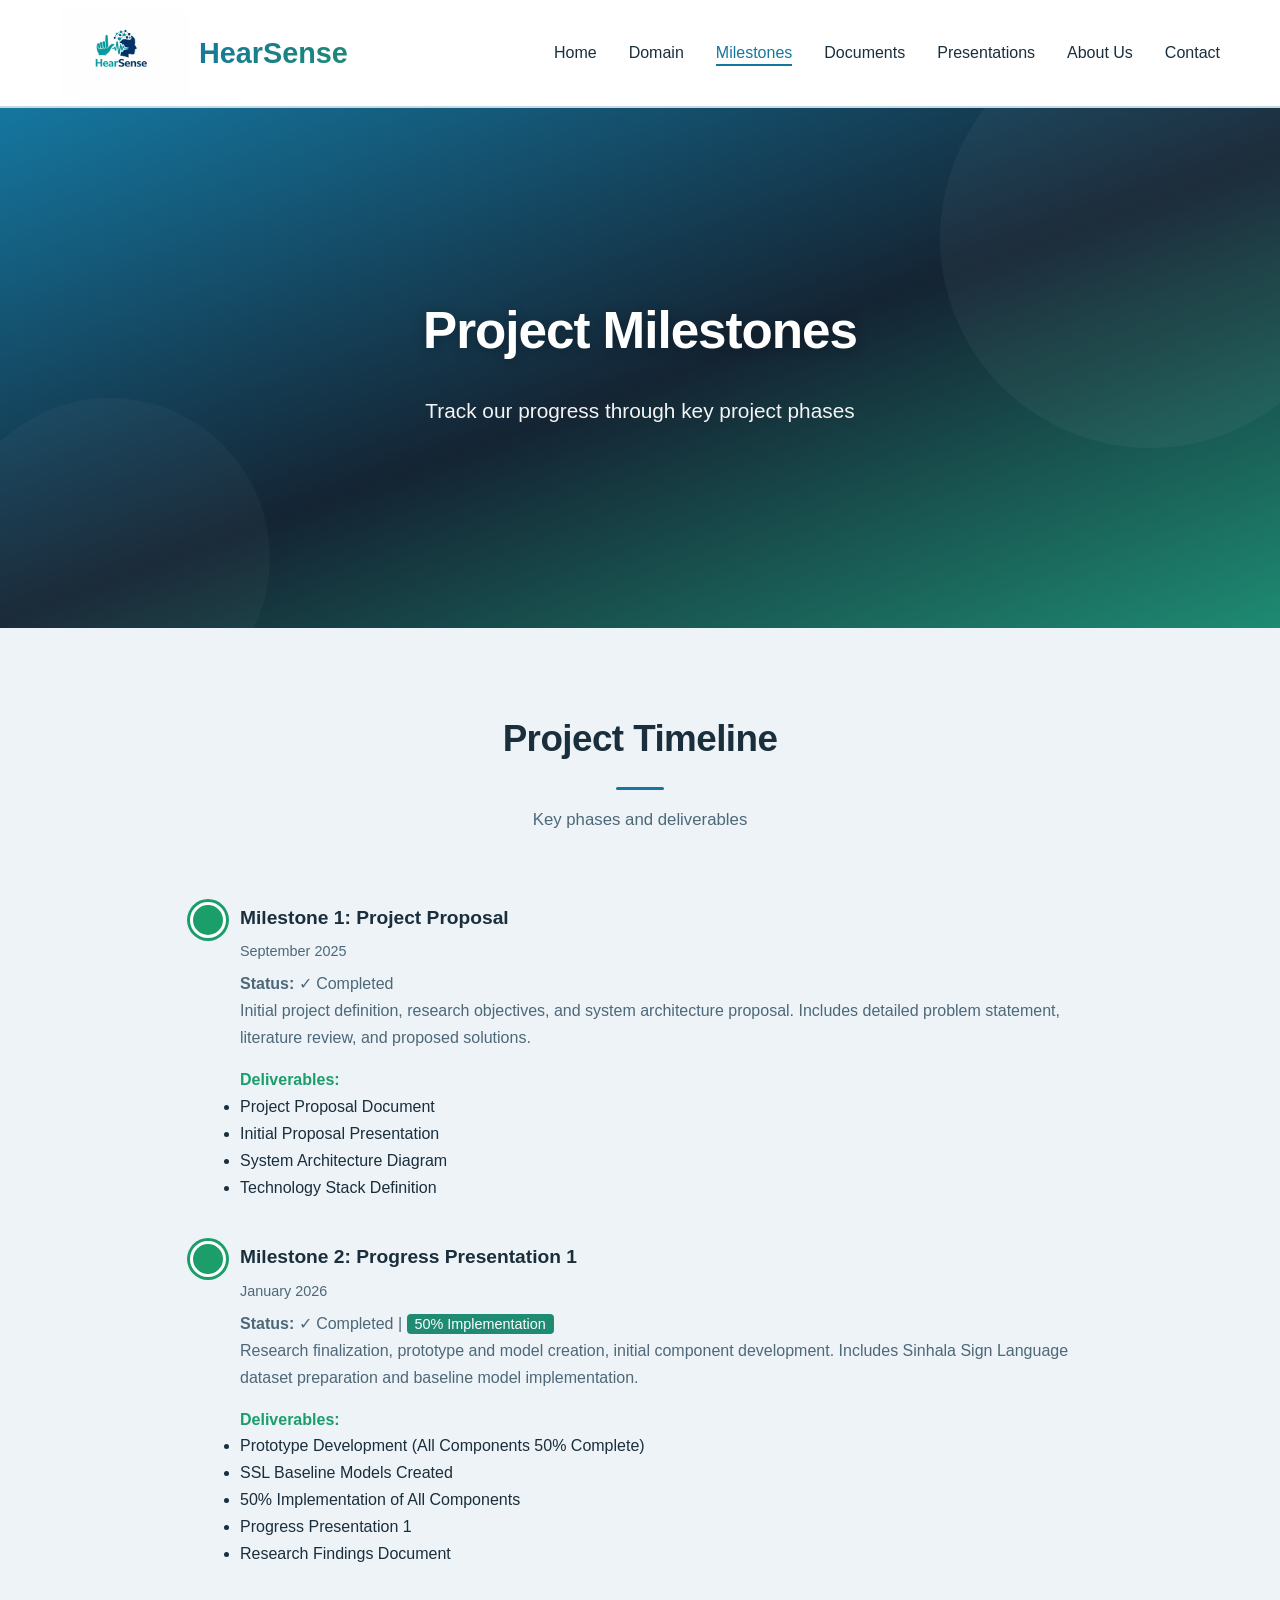
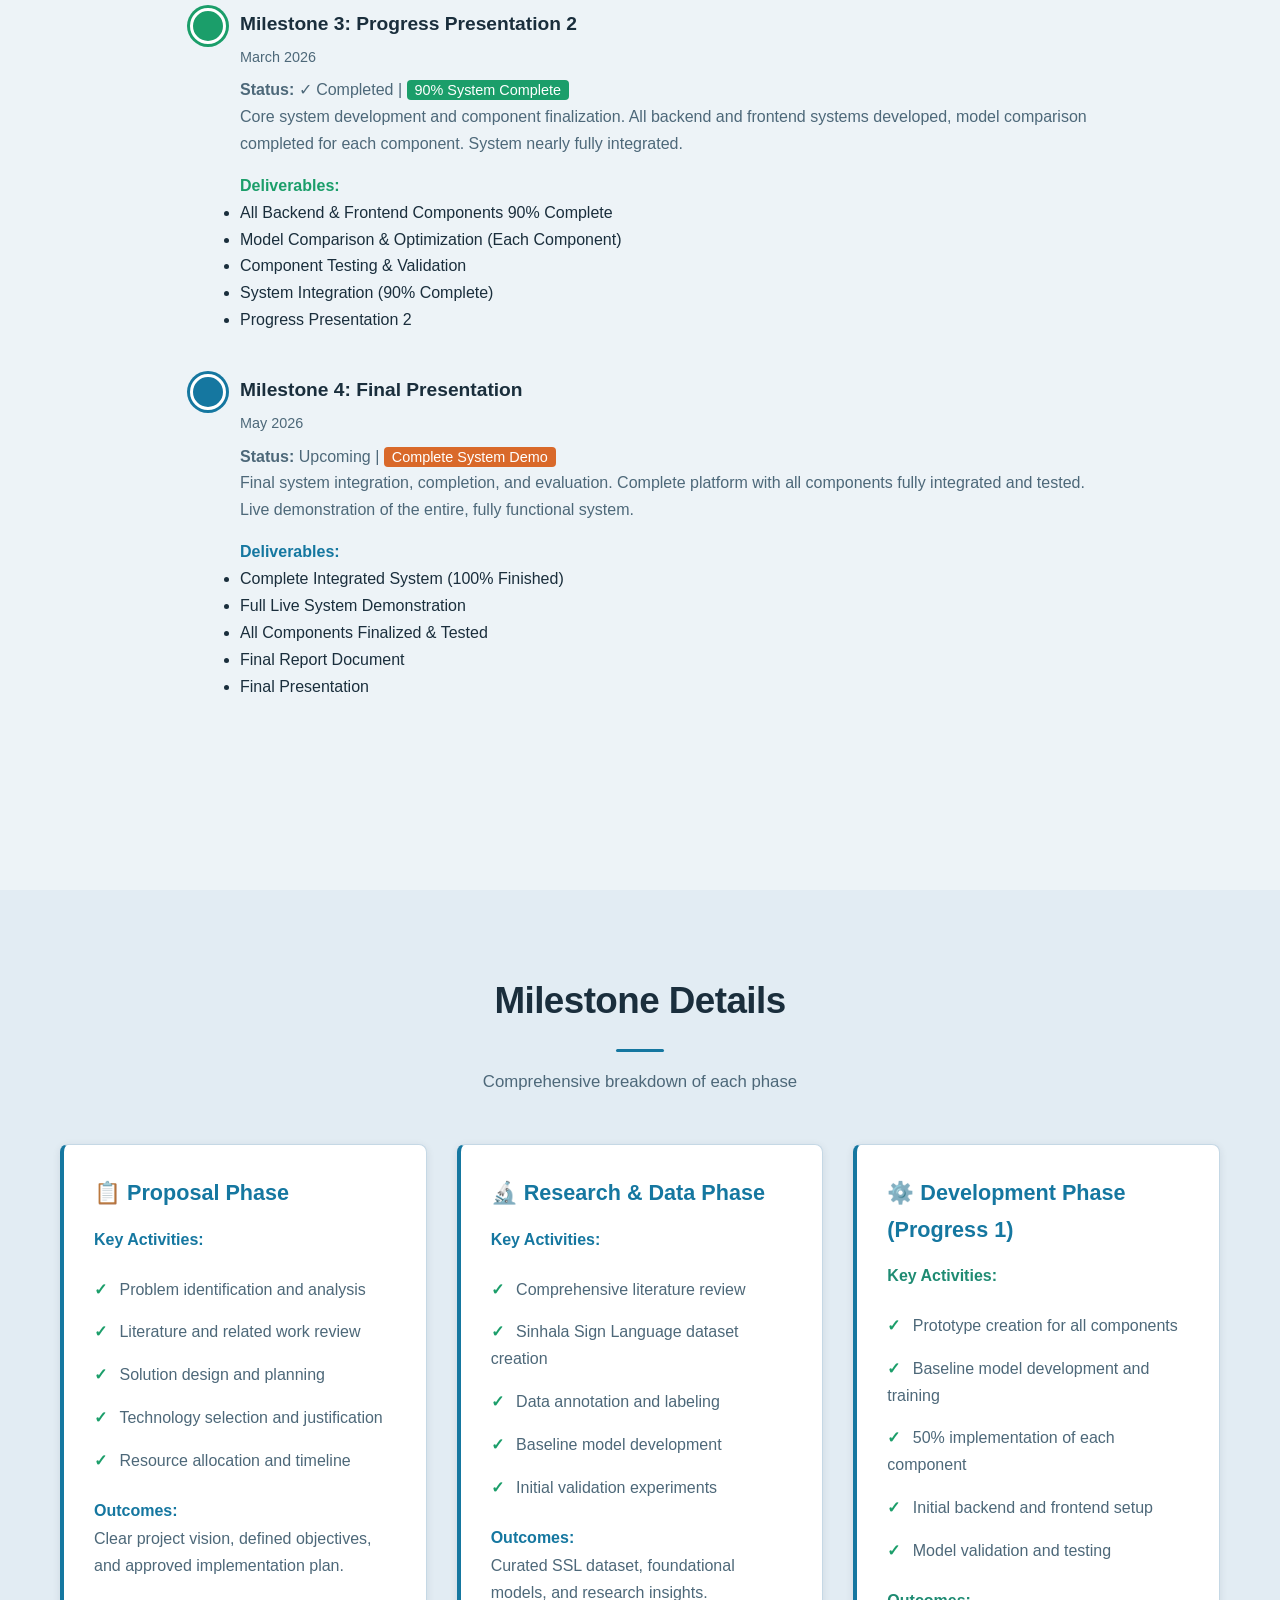
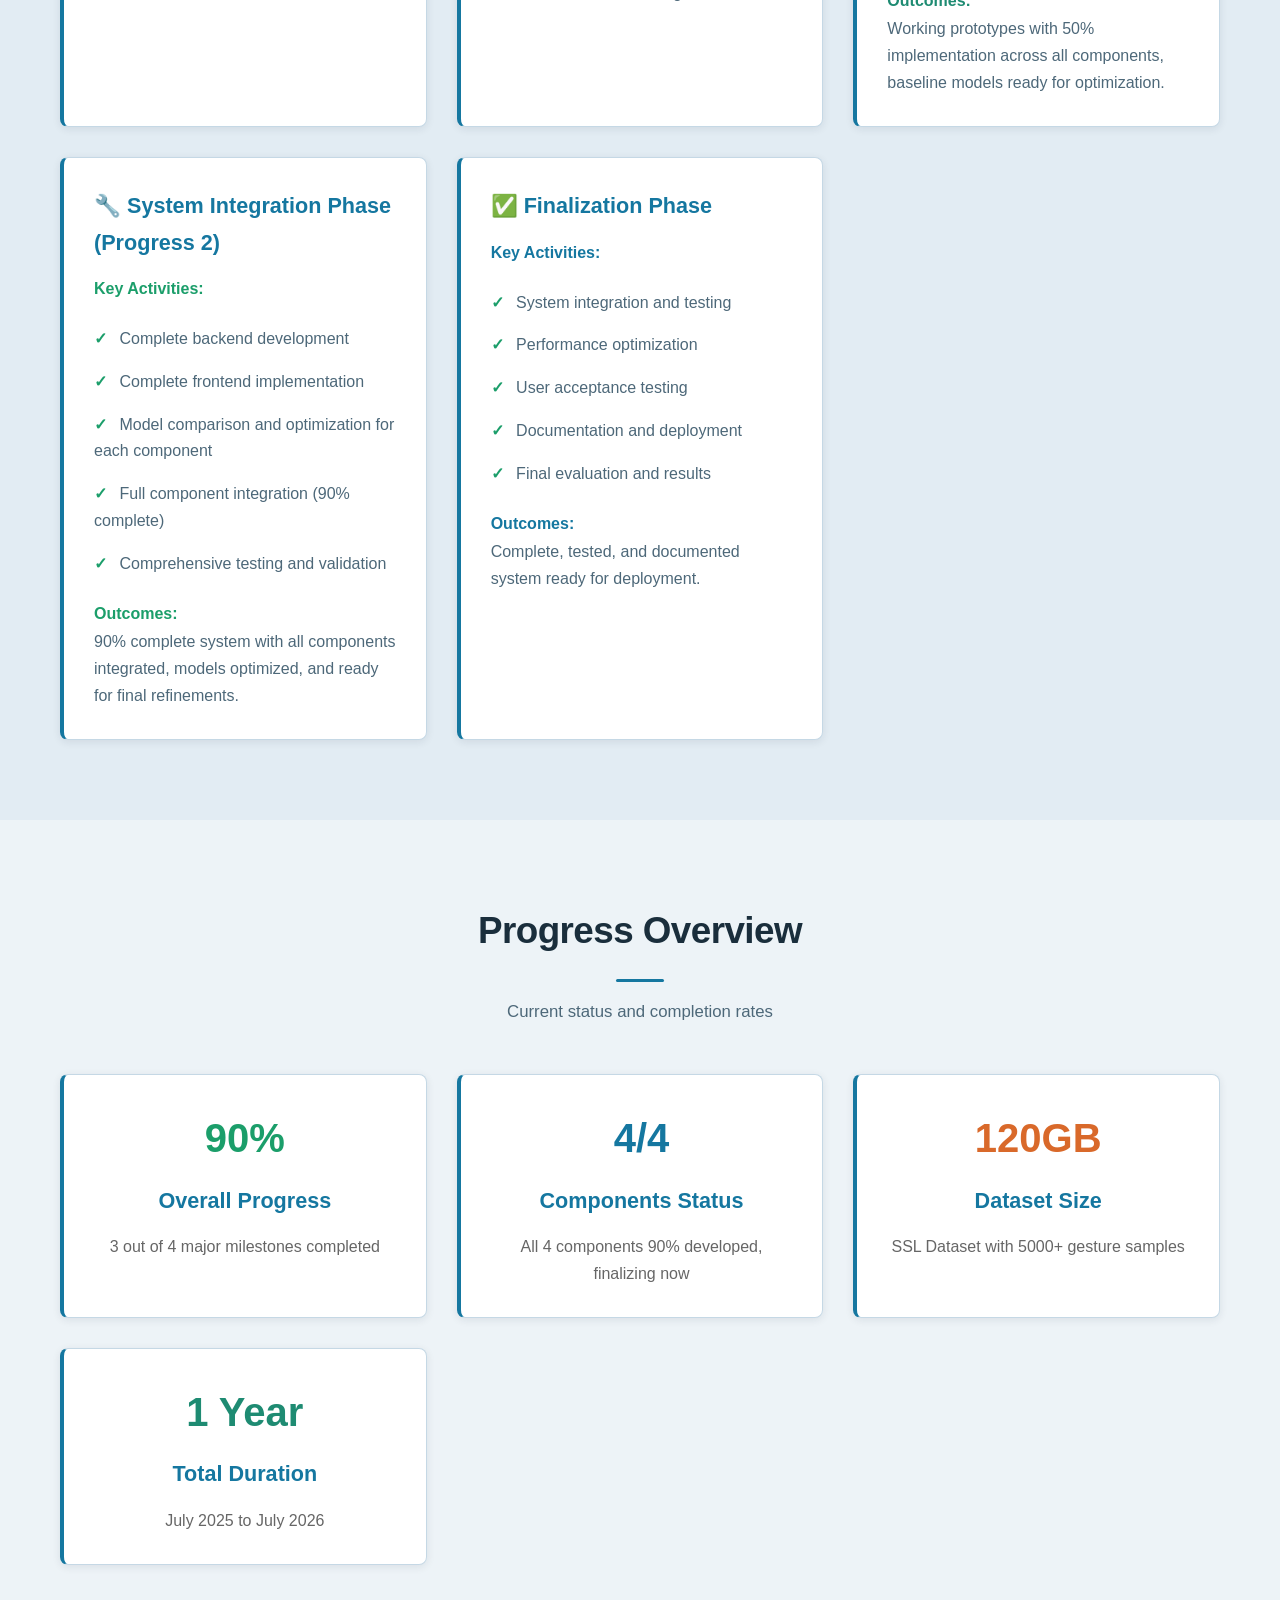
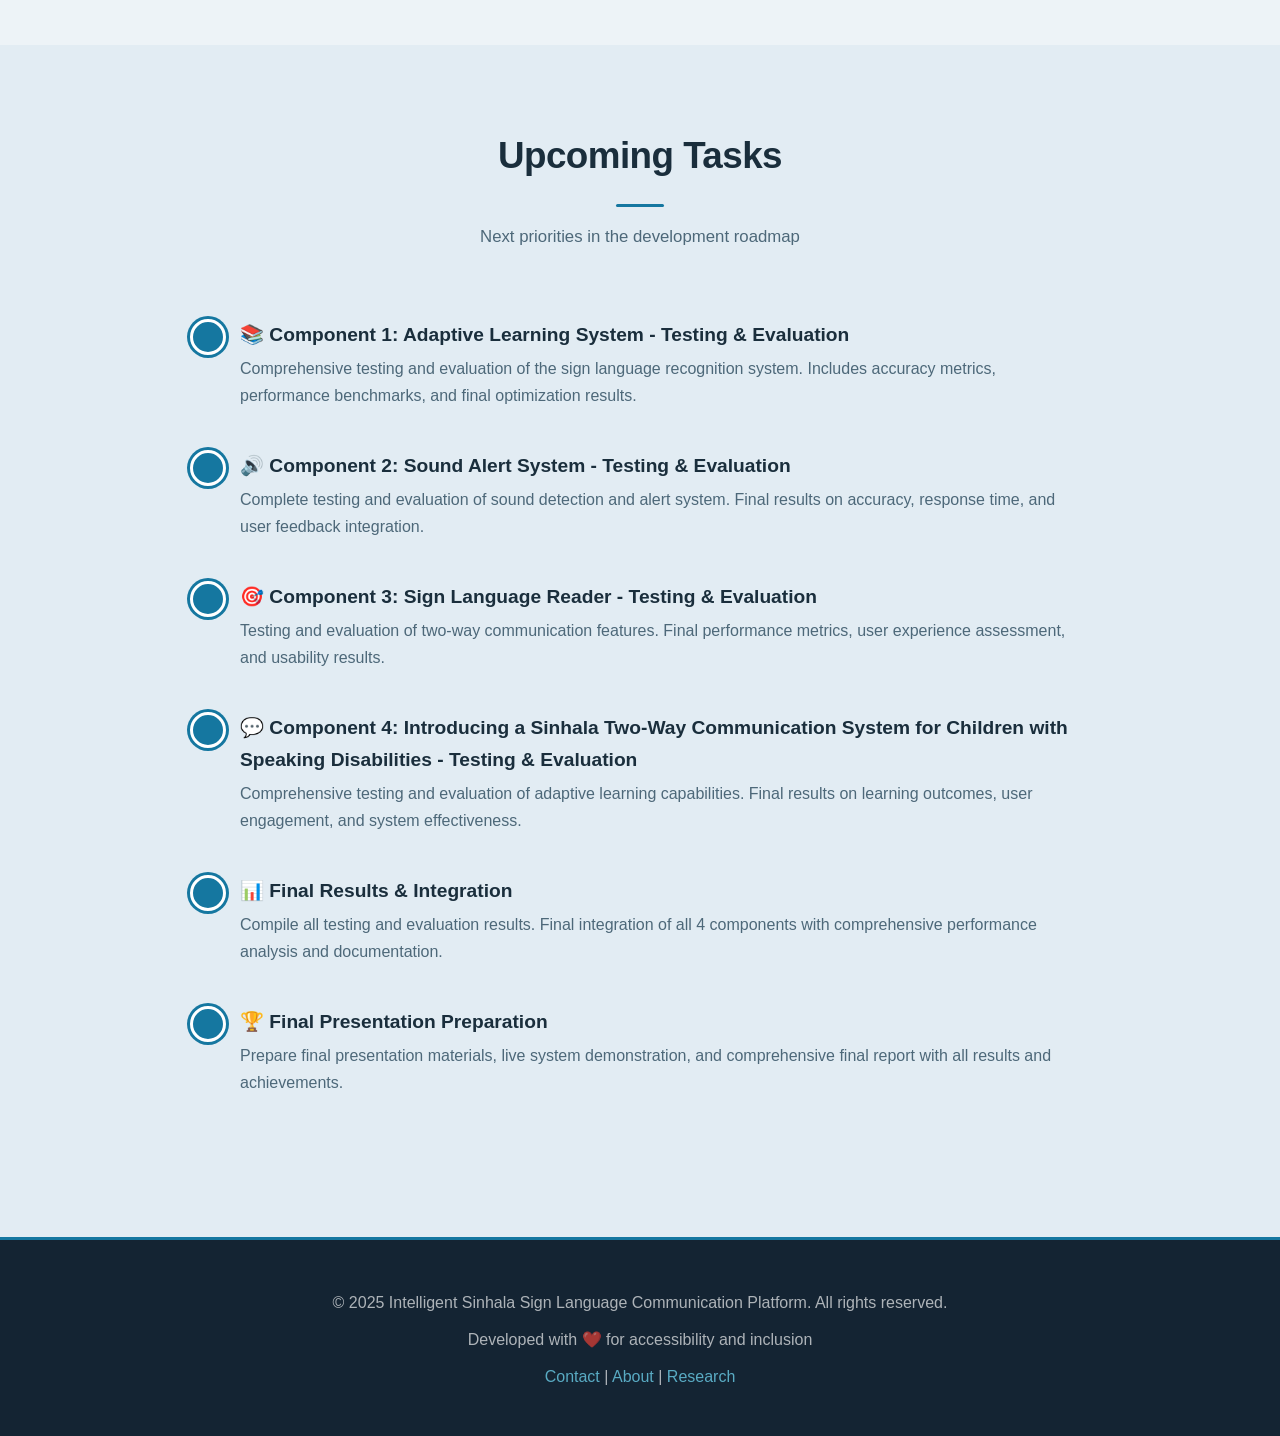
<file: milestones.html>
<!DOCTYPE html>
<html lang="en">
<head>
    <meta charset="UTF-8">
    <meta name="viewport" content="width=device-width, initial-scale=1.0">
    <title>Milestones - Project Timeline</title>
    <link rel="stylesheet" href="css/styles.css">
</head>
<body>
    <!-- Navigation -->
    <nav>
        <div class="navbar">
            <a href="index.html" class="logo"><img src="images/Logo.jpeg" alt="HearSense Logo" class="logo-img"><span class="logo-text">HearSense</span></a>
            <div class="menu-toggle">
                <span></span>
                <span></span>
                <span></span>
            </div>
            <ul class="nav-links">
                <li><a href="index.html">Home</a></li>
                <li><a href="domain.html">Domain</a></li>
                <li><a href="milestones.html">Milestones</a></li>
                <li><a href="documents.html">Documents</a></li>
                <li><a href="presentations.html">Presentations</a></li>
                <li><a href="about.html">About Us</a></li>
                <li><a href="contact.html">Contact</a></li>
            </ul>
        </div>
    </nav>

    <!-- Hero Section -->
    <section class="hero">
        <div class="hero-content">
            <h1>Project Milestones</h1>
            <p>Track our progress through key project phases</p>
        </div>
    </section>

    <!-- Milestones Overview -->
    <section>
        <div class="container">
            <h2 class="section-title">Project Timeline</h2>
            <p class="section-subtitle">Key phases and deliverables</p>
            
            <div style="max-width: 900px; margin: 0 auto; margin-bottom: 50px;">
                <div class="timeline">
                    <!-- Milestone 1 -->
                    <div class="timeline-item completed">
                        <h4>Milestone 1: Project Proposal</h4>
                        <div class="date">September 2025</div>
                        <p><strong>Status:</strong> ✓ Completed</p>
                        <p>Initial project definition, research objectives, and system architecture proposal. Includes detailed problem statement, literature review, and proposed solutions.</p>
                        <div style="margin-top: 15px;">
                            <strong style="color: #1b9e6a;">Deliverables:</strong>
                            <ul>
                                <li>Project Proposal Document</li>
                                <li>Initial Proposal Presentation</li>
                                <li>System Architecture Diagram</li>
                                <li>Technology Stack Definition</li>
                            </ul>
                        </div>
                    </div>

                    <!-- Milestone 2 -->
                    <div class="timeline-item completed">
                        <h4>Milestone 2: Progress Presentation 1</h4>
                        <div class="date">January 2026</div>
                        <p><strong>Status:</strong> ✓ Completed | <span style="background-color: #1e8b72; color: white; padding: 2px 8px; border-radius: 4px; font-size: 0.9rem;">50% Implementation</span></p>
                        <p>Research finalization, prototype and model creation, initial component development. Includes Sinhala Sign Language dataset preparation and baseline model implementation.</p>
                        <div style="margin-top: 15px;">
                            <strong style="color: #1b9e6a;">Deliverables:</strong>
                            <ul>
                                <li>Prototype Development (All Components 50% Complete)</li>
                                <li>SSL Baseline Models Created</li>
                                <li>50% Implementation of All Components</li>
                                <li>Progress Presentation 1</li>
                                <li>Research Findings Document</li>
                            </ul>
                        </div>
                    </div>

                    <!-- Milestone 3 -->
                    <div class="timeline-item completed">
                        <h4>Milestone 3: Progress Presentation 2</h4>
                        <div class="date">March 2026</div>
                        <p><strong>Status:</strong> ✓ Completed | <span style="background-color: #1b9e6a; color: white; padding: 2px 8px; border-radius: 4px; font-size: 0.9rem;">90% System Complete</span></p>
                        <p>Core system development and component finalization. All backend and frontend systems developed, model comparison completed for each component. System nearly fully integrated.</p>
                        <div style="margin-top: 15px;">
                            <strong style="color: #1b9e6a;">Deliverables:</strong>
                            <ul>
                                <li>All Backend & Frontend Components 90% Complete</li>
                                <li>Model Comparison & Optimization (Each Component)</li>
                                <li>Component Testing & Validation</li>
                                <li>System Integration (90% Complete)</li>
                                <li>Progress Presentation 2</li>
                            </ul>
                        </div>
                    </div>

                    <!-- Milestone 4 -->
                    <div class="timeline-item">
                        <h4>Milestone 4: Final Presentation</h4>
                        <div class="date">May 2026</div>
                        <p><strong>Status:</strong> Upcoming | <span style="background-color: #d9692a; color: white; padding: 2px 8px; border-radius: 4px; font-size: 0.9rem;">Complete System Demo</span></p>
                        <p>Final system integration, completion, and evaluation. Complete platform with all components fully integrated and tested. Live demonstration of the entire, fully functional system.</p>
                        <div style="margin-top: 15px;">
                            <strong style="color: #1577a0;">Deliverables:</strong>
                            <ul>
                                <li>Complete Integrated System (100% Finished)</li>
                                <li>Full Live System Demonstration</li>
                                <li>All Components Finalized & Tested</li>
                                <li>Final Report Document</li>
                                <li>Final Presentation</li>
                            </ul>
                        </div>
                    </div>
                </div>
            </div>
        </div>
    </section>

    <!-- Detailed Milestones -->
    <section class="alternate">
        <div class="container">
            <h2 class="section-title">Milestone Details</h2>
            <p class="section-subtitle">Comprehensive breakdown of each phase</p>

            <div class="cards-grid">
                <div class="card">
                    <h3>📋 Proposal Phase</h3>
                    <h4 style="color: #1577a0; margin-top: 15px;">Key Activities:</h4>
                    <ul>
                        <li>Problem identification and analysis</li>
                        <li>Literature and related work review</li>
                        <li>Solution design and planning</li>
                        <li>Technology selection and justification</li>
                        <li>Resource allocation and timeline</li>
                    </ul>
                    <h4 style="color: #1577a0; margin-top: 15px;">Outcomes:</h4>
                    <p>Clear project vision, defined objectives, and approved implementation plan.</p>
                </div>

                <div class="card">
                    <h3>🔬 Research & Data Phase</h3>
                    <h4 style="color: #1577a0; margin-top: 15px;">Key Activities:</h4>
                    <ul>
                        <li>Comprehensive literature review</li>
                        <li>Sinhala Sign Language dataset creation</li>
                        <li>Data annotation and labeling</li>
                        <li>Baseline model development</li>
                        <li>Initial validation experiments</li>
                    </ul>
                    <h4 style="color: #1577a0; margin-top: 15px;">Outcomes:</h4>
                    <p>Curated SSL dataset, foundational models, and research insights.</p>
                </div>

                <div class="card">
                    <h3>⚙️ Development Phase (Progress 1)</h3>
                    <h4 style="color: #1e8b72; margin-top: 15px;">Key Activities:</h4>
                    <ul>
                        <li>Prototype creation for all components</li>
                        <li>Baseline model development and training</li>
                        <li>50% implementation of each component</li>
                        <li>Initial backend and frontend setup</li>
                        <li>Model validation and testing</li>
                    </ul>
                    <h4 style="color: #1e8b72; margin-top: 15px;">Outcomes:</h4>
                    <p>Working prototypes with 50% implementation across all components, baseline models ready for optimization.</p>
                </div>

                <div class="card">
                    <h3>🔧 System Integration Phase (Progress 2)</h3>
                    <h4 style="color: #1b9e6a; margin-top: 15px;">Key Activities:</h4>
                    <ul>
                        <li>Complete backend development</li>
                        <li>Complete frontend implementation</li>
                        <li>Model comparison and optimization for each component</li>
                        <li>Full component integration (90% complete)</li>
                        <li>Comprehensive testing and validation</li>
                    </ul>
                    <h4 style="color: #1b9e6a; margin-top: 15px;">Outcomes:</h4>
                    <p>90% complete system with all components integrated, models optimized, and ready for final refinements.</p>
                </div>

                <div class="card">
                    <h3>✅ Finalization Phase</h3>
                    <h4 style="color: #1577a0; margin-top: 15px;">Key Activities:</h4>
                    <ul>
                        <li>System integration and testing</li>
                        <li>Performance optimization</li>
                        <li>User acceptance testing</li>
                        <li>Documentation and deployment</li>
                        <li>Final evaluation and results</li>
                    </ul>
                    <h4 style="color: #1577a0; margin-top: 15px;">Outcomes:</h4>
                    <p>Complete, tested, and documented system ready for deployment.</p>
                </div>
            </div>
        </div>
    </section>

    <!-- Milestone Statistics -->
    <section>
        <div class="container">
            <h2 class="section-title">Progress Overview</h2>
            <p class="section-subtitle">Current status and completion rates</p>

            <div class="cards-grid">
                <div class="card" style="text-align: center;">
                    <div style="font-size: 2.5rem; color: #1b9e6a; font-weight: bold; margin-bottom: 10px;">90%</div>
                    <h3>Overall Progress</h3>
                    <p style="color: #666;">3 out of 4 major milestones completed</p>
                </div>

                <div class="card" style="text-align: center;">
                    <div style="font-size: 2.5rem; color: #1577a0; font-weight: bold; margin-bottom: 10px;">4/4</div>
                    <h3>Components Status</h3>
                    <p style="color: #666;">All 4 components 90% developed, finalizing now</p>
                </div>

                <div class="card" style="text-align: center;">
                    <div style="font-size: 2.5rem; color: #d9692a; font-weight: bold; margin-bottom: 10px;">120GB</div>
                    <h3>Dataset Size</h3>
                    <p style="color: #666;">SSL Dataset with 5000+ gesture samples</p>
                </div>

                <div class="card" style="text-align: center;">
                    <div style="font-size: 2.5rem; color: #1e8b72; font-weight: bold; margin-bottom: 10px;">1 Year</div>
                    <h3>Total Duration</h3>
                    <p style="color: #666;">July 2025 to July 2026</p>
                </div>
            </div>
        </div>
    </section>

    <!-- Upcoming Tasks -->
    <section class="alternate">
        <div class="container">
            <h2 class="section-title">Upcoming Tasks</h2>
            <p class="section-subtitle">Next priorities in the development roadmap</p>

            <div style="max-width: 900px; margin: 0 auto;">
                <div class="timeline">
                    <div class="timeline-item">
                        <h4>📚 Component 1: Adaptive Learning System - Testing & Evaluation </h4>
                        
                        <p>Comprehensive testing and evaluation of the sign language recognition system. Includes accuracy metrics, performance benchmarks, and final optimization results.</p>
                    </div>

                    <div class="timeline-item">
                        <h4>🔊 Component 2: Sound Alert System - Testing & Evaluation</h4>
        
                        <p>Complete testing and evaluation of sound detection and alert system. Final results on accuracy, response time, and user feedback integration.</p>
                    </div>

                    <div class="timeline-item">
                        <h4>🎯 Component 3: Sign Language Reader - Testing & Evaluation </h4>
                        
                        <p>Testing and evaluation of two-way communication features. Final performance metrics, user experience assessment, and usability results.</p>
                    </div>

                    <div class="timeline-item">
                        <h4>💬 Component 4: Introducing a Sinhala Two-Way Communication System for Children with Speaking Disabilities - Testing & Evaluation</h4>
                        
                        <p>Comprehensive testing and evaluation of adaptive learning capabilities. Final results on learning outcomes, user engagement, and system effectiveness.</p>
                    </div>

                    <div class="timeline-item">
                        <h4>📊 Final Results & Integration</h4>
                        
                        <p>Compile all testing and evaluation results. Final integration of all 4 components with comprehensive performance analysis and documentation.</p>
                    </div>

                    <div class="timeline-item">
                        <h4>🏆 Final Presentation Preparation</h4>
                        
                        <p>Prepare final presentation materials, live system demonstration, and comprehensive final report with all results and achievements.</p>
                    </div>
                </div>
            </div>
        </div>
    </section>

    <!-- Footer -->
    <footer>
        <div class="footer-content">
            <p>&copy; 2025 Intelligent Sinhala Sign Language Communication Platform. All rights reserved.</p>
            <p>Developed with ❤️ for accessibility and inclusion</p>
            <p>
                <a href="contact.html">Contact</a> | 
                <a href="about.html">About</a> | 
                <a href="domain.html">Research</a>
            </p>
        </div>
    </footer>

    <script src="js/main.js"></script>
</body>
</html>
</file>
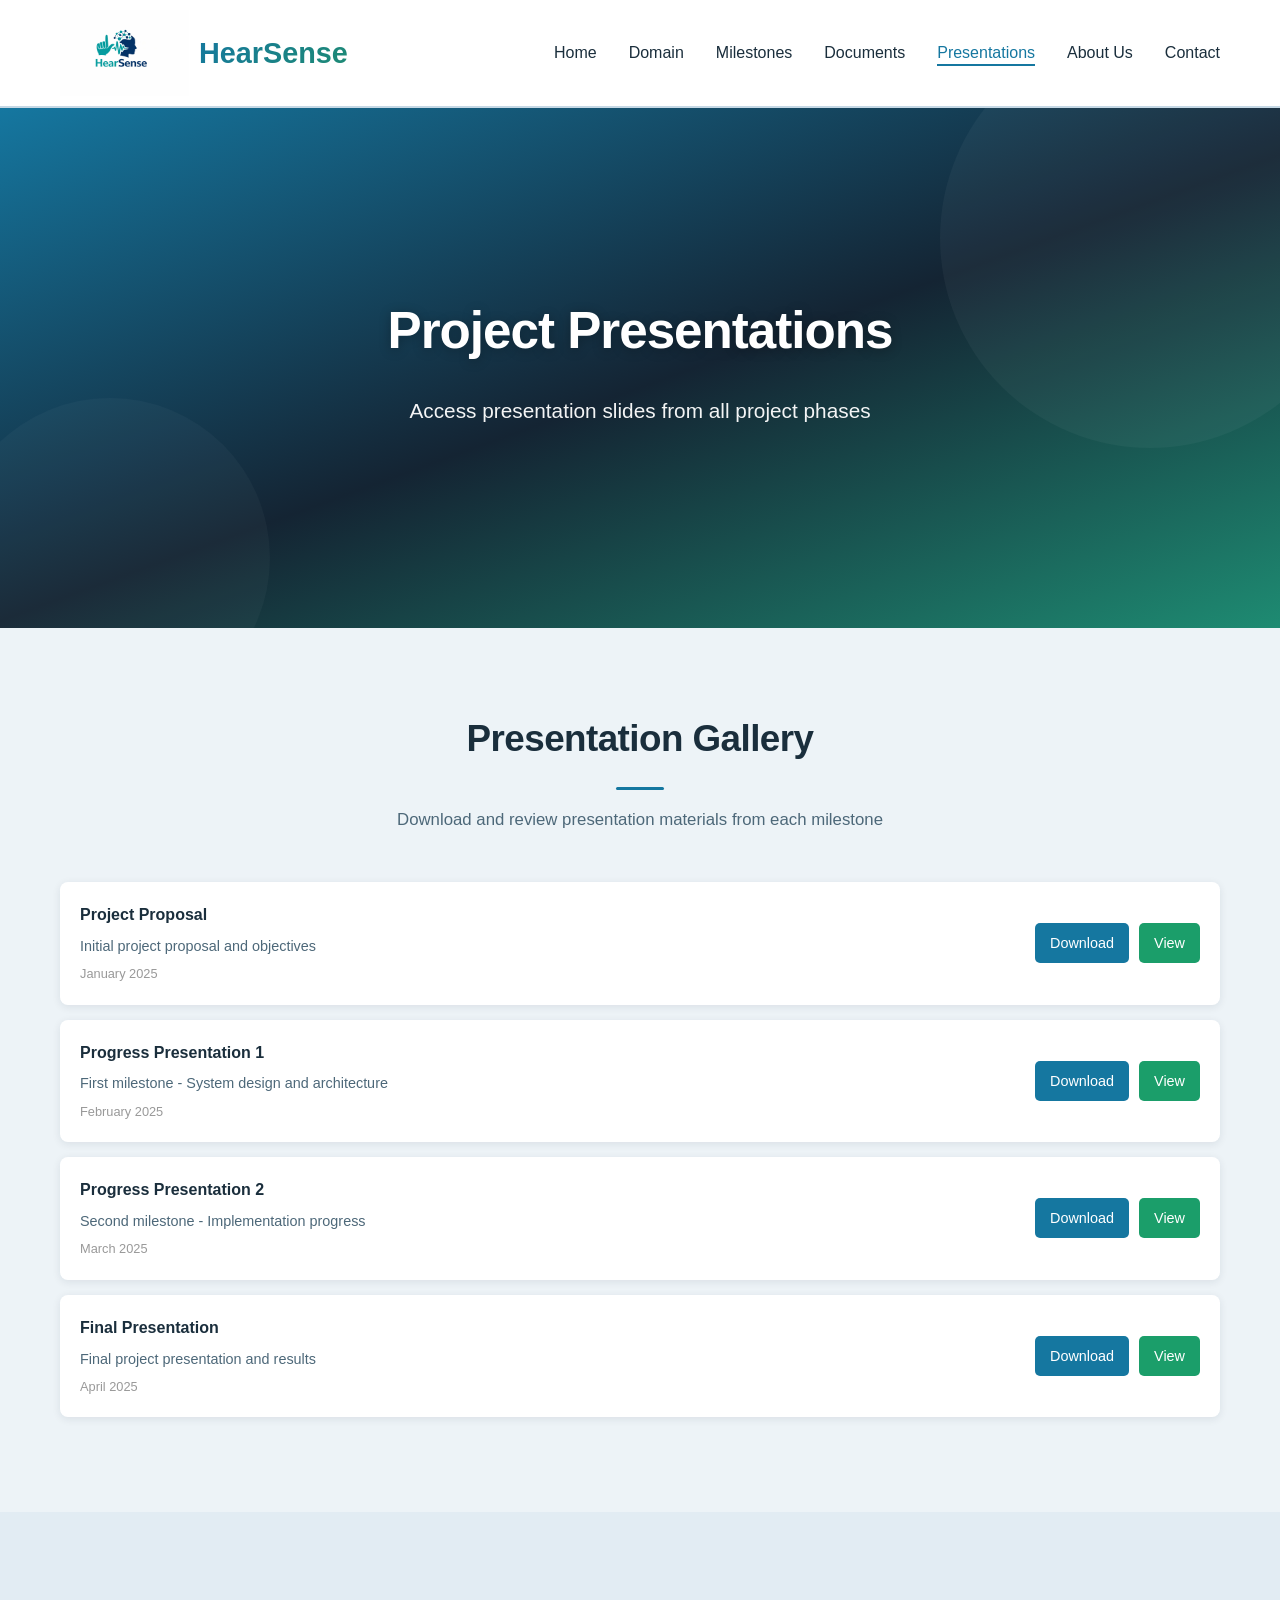
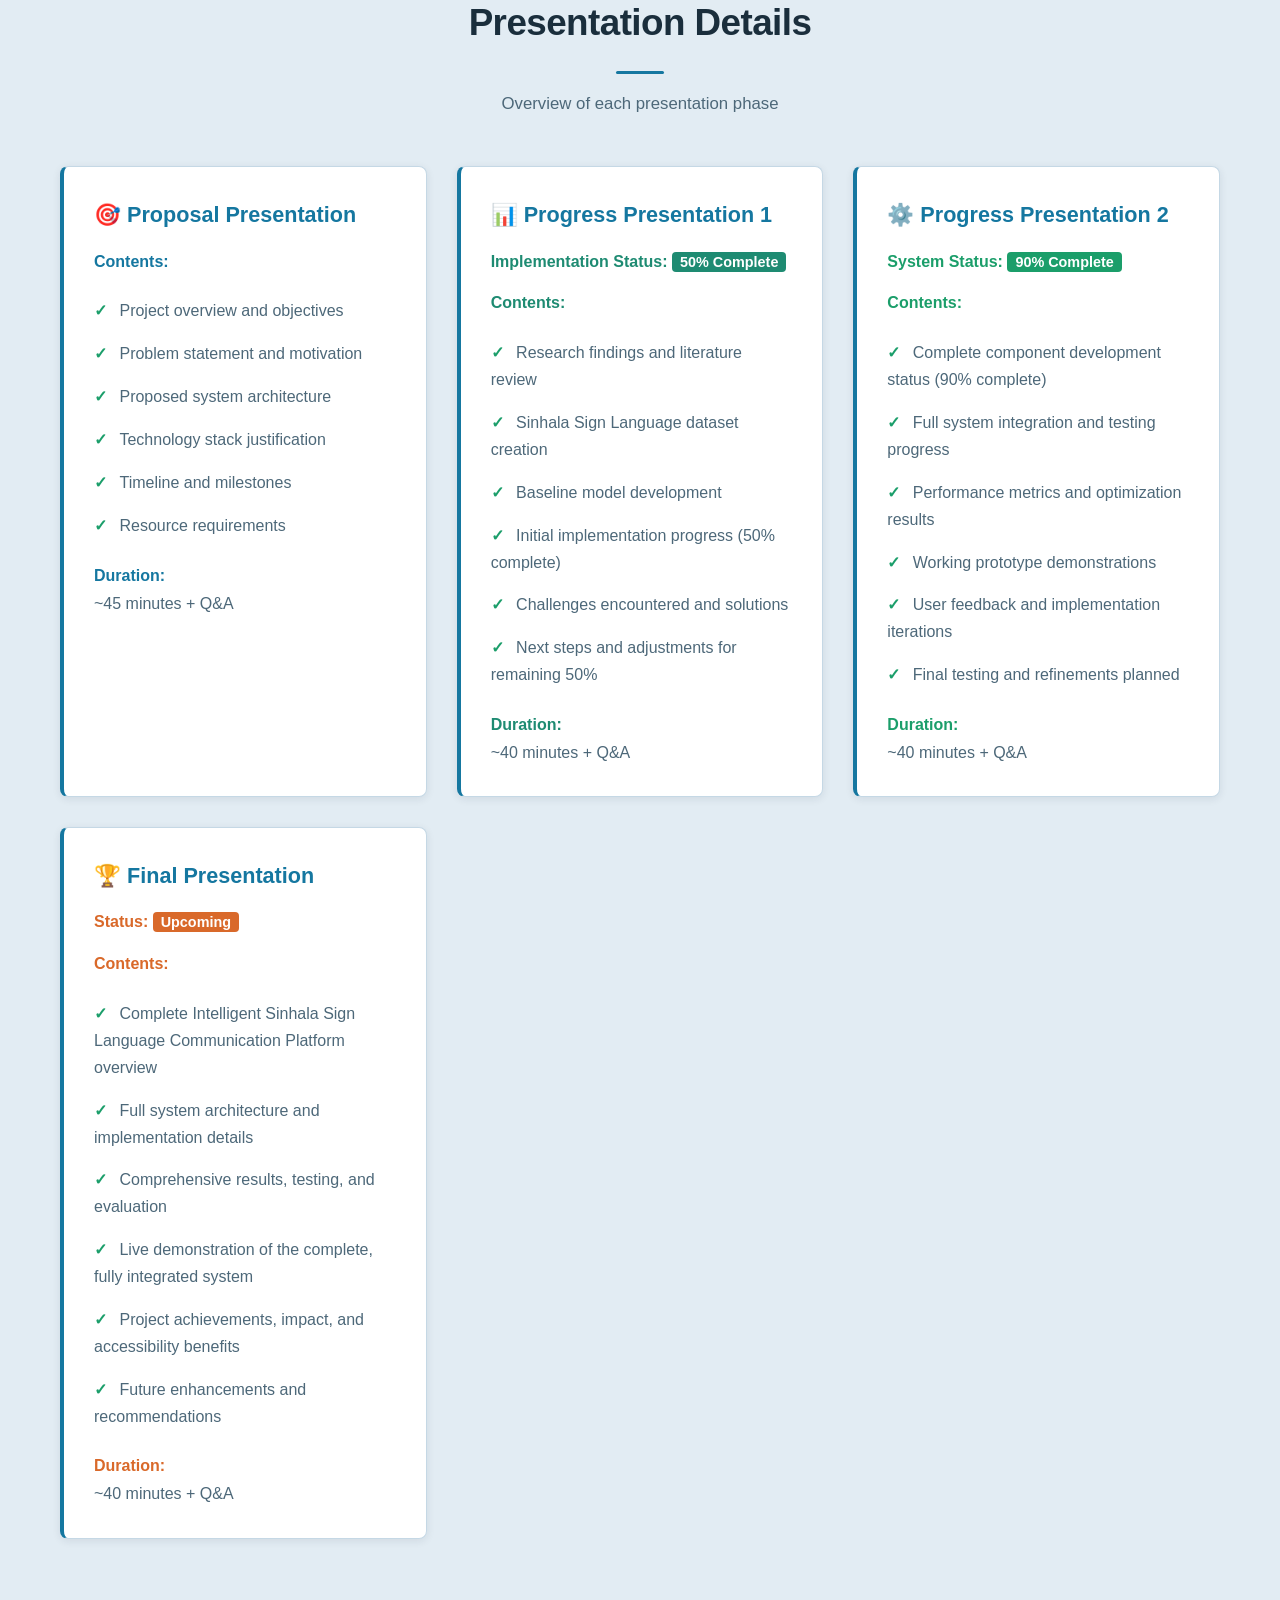
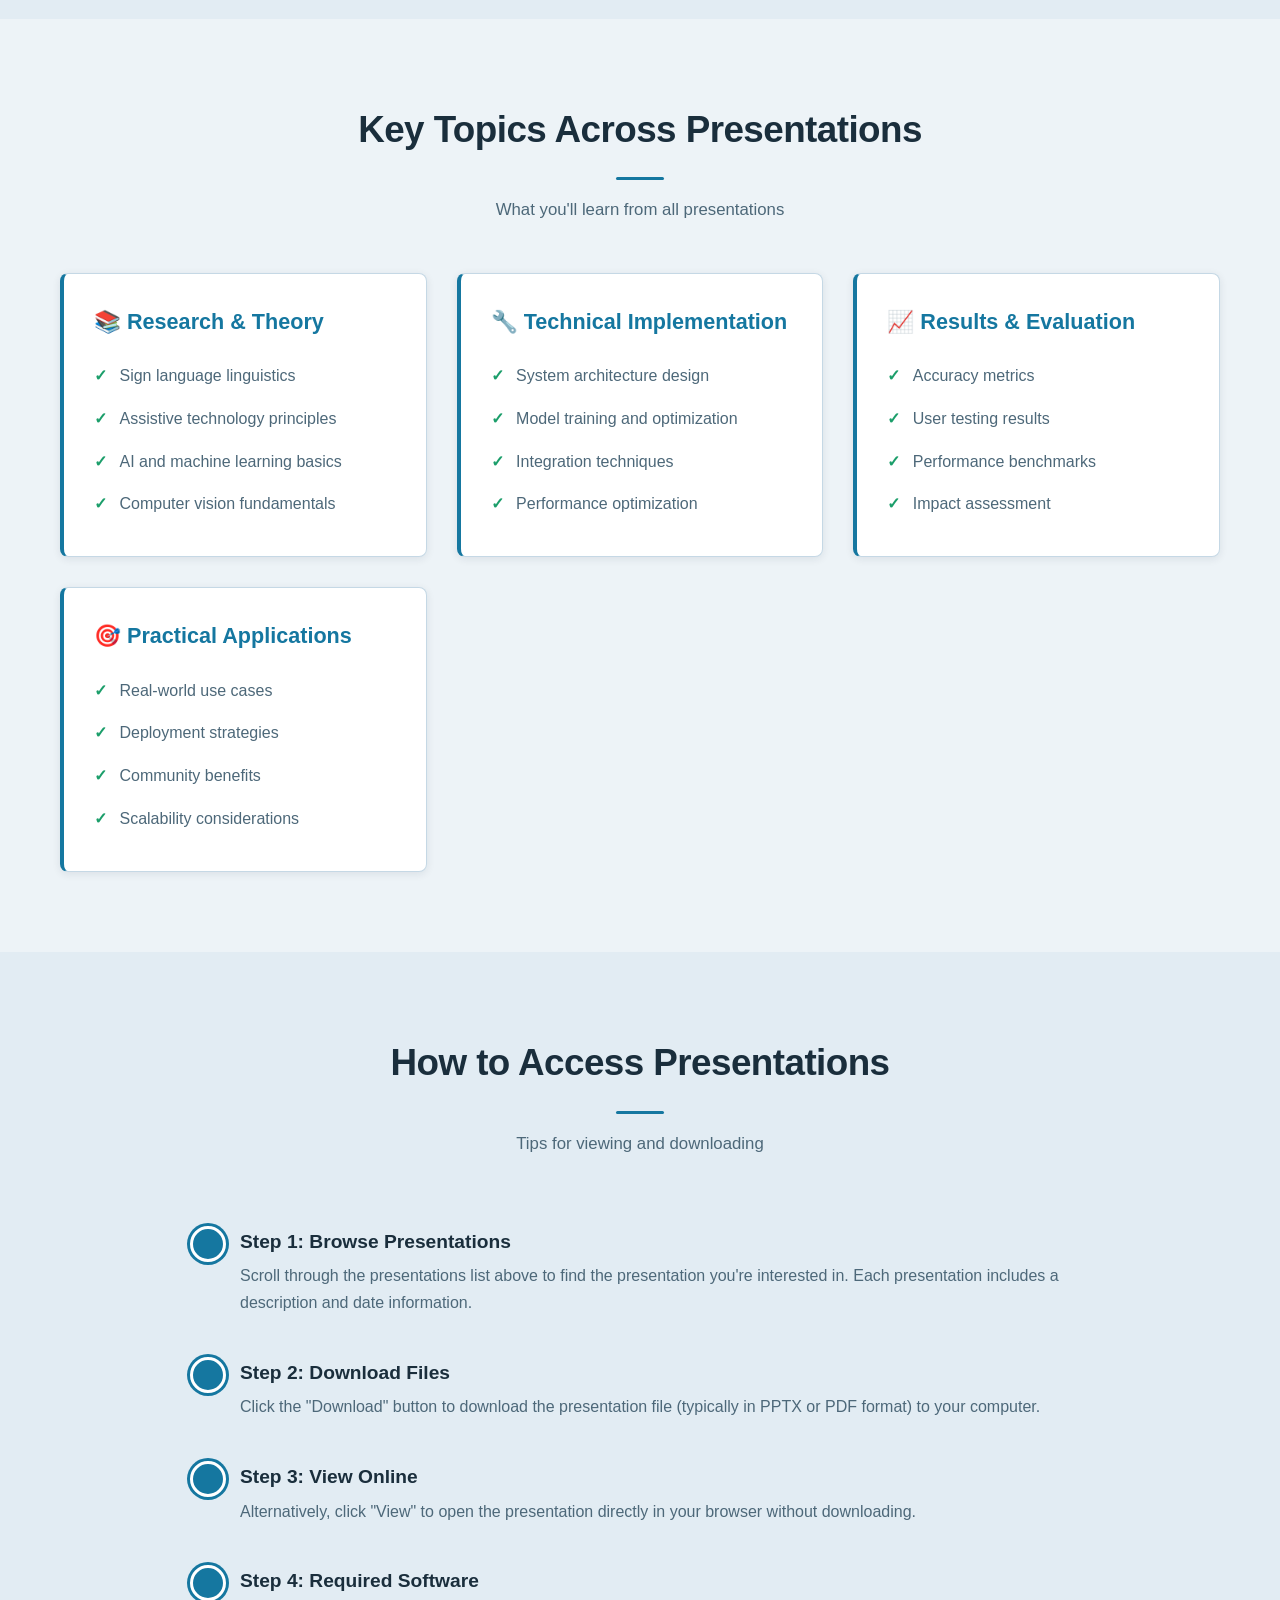
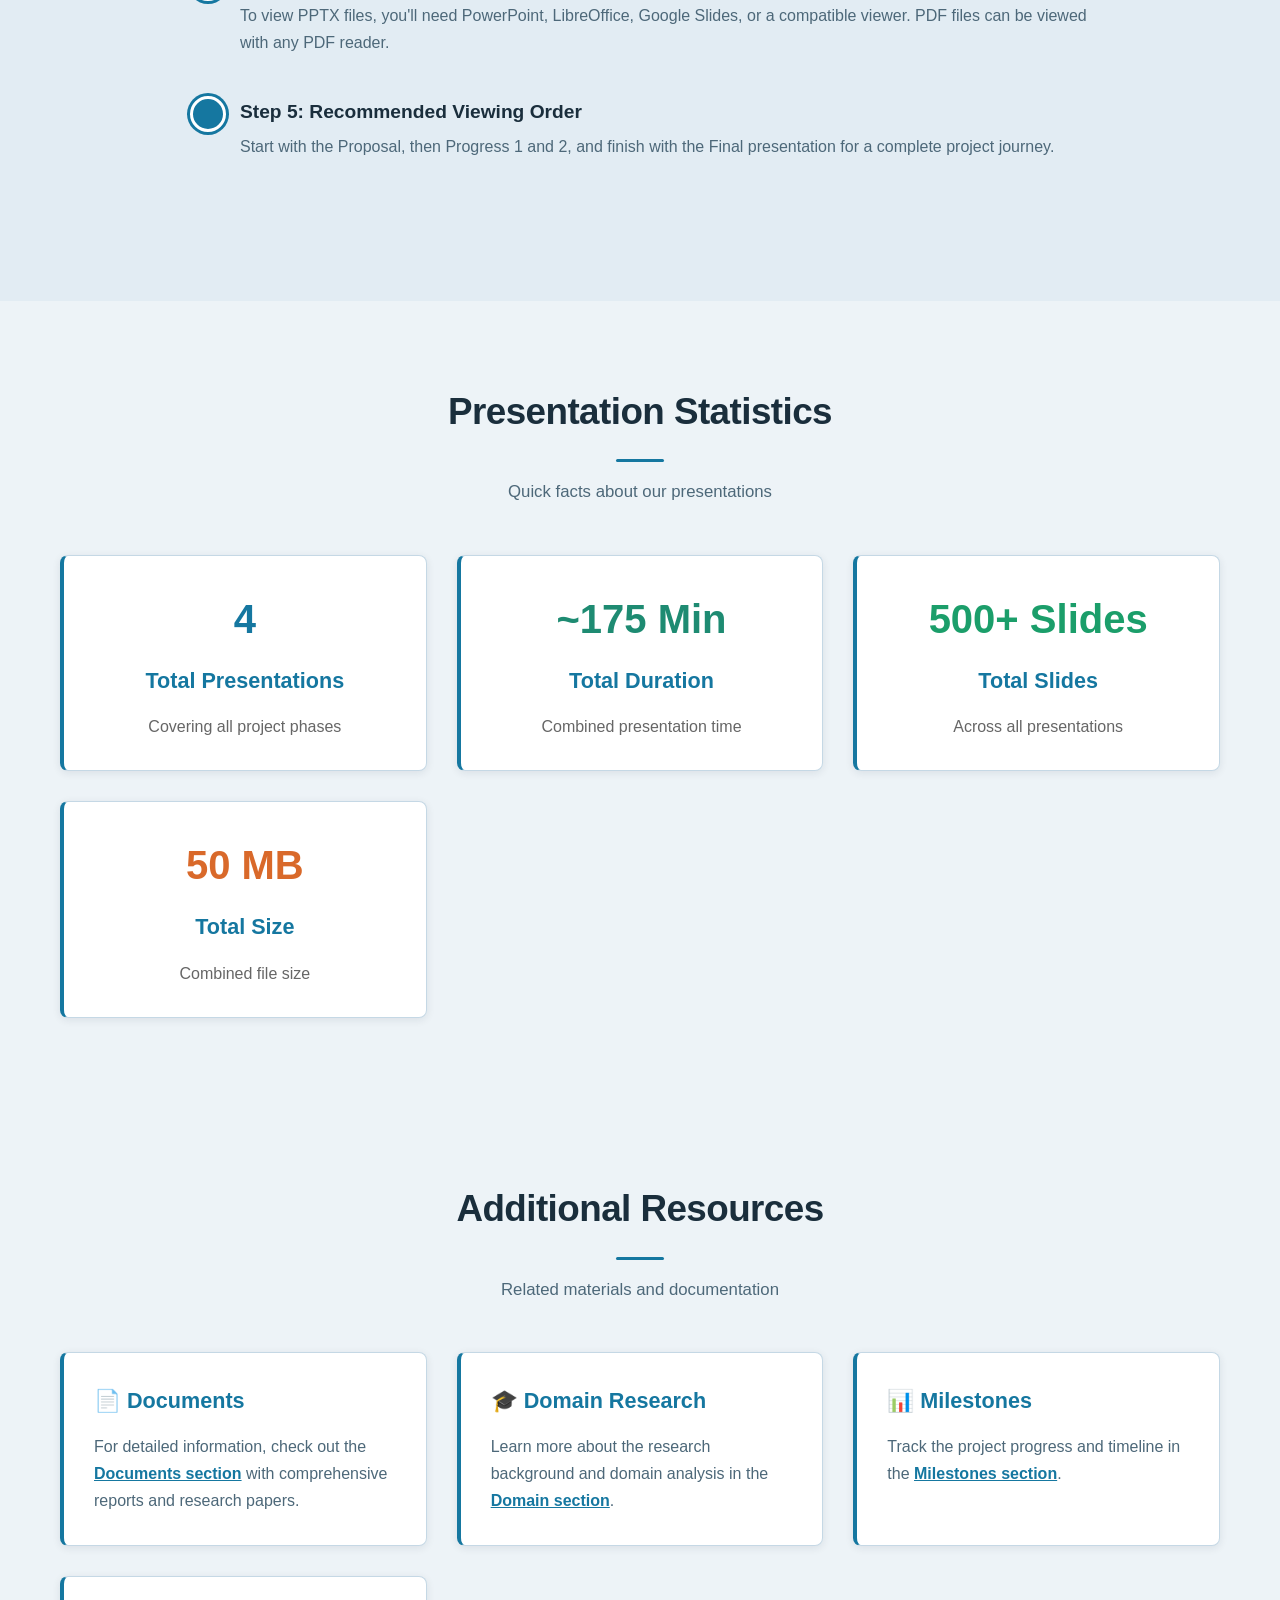
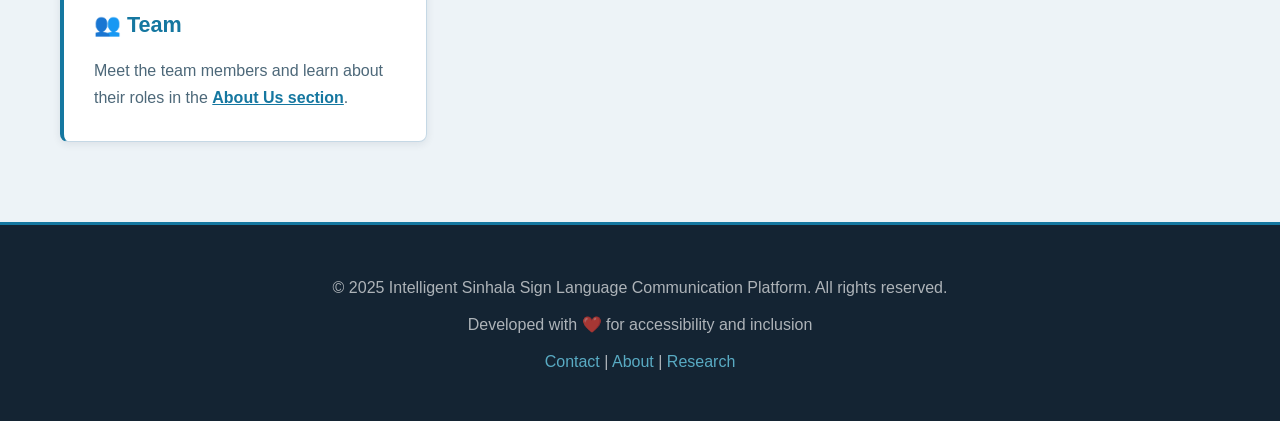
<file: presentations.html>
<!DOCTYPE html>
<html lang="en">
<head>
    <meta charset="UTF-8">
    <meta name="viewport" content="width=device-width, initial-scale=1.0">
    <title>Presentations - Slides & Materials</title>
    <link rel="stylesheet" href="css/styles.css">
</head>
<body>
    <!-- Navigation -->
    <nav>
        <div class="navbar">
            <a href="index.html" class="logo"><img src="images/Logo.jpeg" alt="HearSense Logo" class="logo-img"><span class="logo-text">HearSense</span></a>
            <div class="menu-toggle">
                <span></span>
                <span></span>
                <span></span>
            </div>
            <ul class="nav-links">
                <li><a href="index.html">Home</a></li>
                <li><a href="domain.html">Domain</a></li>
                <li><a href="milestones.html">Milestones</a></li>
                <li><a href="documents.html">Documents</a></li>
                <li><a href="presentations.html">Presentations</a></li>
                <li><a href="about.html">About Us</a></li>
                <li><a href="contact.html">Contact</a></li>
            </ul>
        </div>
    </nav>

    <!-- Hero Section -->
    <section class="hero">
        <div class="hero-content">
            <h1>Project Presentations</h1>
            <p>Access presentation slides from all project phases</p>
        </div>
    </section>

    <!-- Presentations Overview -->
    <section>
        <div class="container">
            <h2 class="section-title">Presentation Gallery</h2>
            <p class="section-subtitle">Download and review presentation materials from each milestone</p>

            <ul class="file-list" id="presentations-list">
                <!-- Presentations loaded dynamically by JavaScript -->
            </ul>
        </div>
    </section>

    <!-- Presentation Details Section -->
    <section class="alternate">
        <div class="container">
            <h2 class="section-title">Presentation Details</h2>
            <p class="section-subtitle">Overview of each presentation phase</p>

            <div class="cards-grid">
                <div class="card">
                    <h3>🎯 Proposal Presentation</h3>
                    <h4 style="color: #1577a0; margin-top: 15px;">Contents:</h4>
                    <ul>
                        <li>Project overview and objectives</li>
                        <li>Problem statement and motivation</li>
                        <li>Proposed system architecture</li>
                        <li>Technology stack justification</li>
                        <li>Timeline and milestones</li>
                        <li>Resource requirements</li>
                    </ul>
                    <h4 style="color: #1577a0; margin-top: 15px;">Duration:</h4>
                    <p>~45 minutes + Q&A</p>
                </div>

                <div class="card">
                    <h3>📊 Progress Presentation 1</h3>
                    <h4 style="color: #1e8b72; margin-top: 15px;">Implementation Status: <span style="background-color: #1e8b72; color: white; padding: 2px 8px; border-radius: 4px; font-size: 0.9rem;">50% Complete</span></h4>
                    <h4 style="color: #1e8b72; margin-top: 15px;">Contents:</h4>
                    <ul>
                        <li>Research findings and literature review</li>
                        <li>Sinhala Sign Language dataset creation</li>
                        <li>Baseline model development</li>
                        <li>Initial implementation progress (50% complete)</li>
                        <li>Challenges encountered and solutions</li>
                        <li>Next steps and adjustments for remaining 50%</li>
                    </ul>
                    <h4 style="color: #1e8b72; margin-top: 15px;">Duration:</h4>
                    <p>~40 minutes + Q&A</p>
                </div>

                <div class="card">
                    <h3>⚙️ Progress Presentation 2</h3>
                    <h4 style="color: #1b9e6a; margin-top: 15px;">System Status: <span style="background-color: #1b9e6a; color: white; padding: 2px 8px; border-radius: 4px; font-size: 0.9rem;">90% Complete</span></h4>
                    <h4 style="color: #1b9e6a; margin-top: 15px;">Contents:</h4>
                    <ul>
                        <li>Complete component development status (90% complete)</li>
                        <li>Full system integration and testing progress</li>
                        <li>Performance metrics and optimization results</li>
                        <li>Working prototype demonstrations</li>
                        <li>User feedback and implementation iterations</li>
                        <li>Final testing and refinements planned</li>
                    </ul>
                    <h4 style="color: #1b9e6a; margin-top: 15px;">Duration:</h4>
                    <p>~40 minutes + Q&A</p>
                </div>

                <div class="card">
                    <h3>🏆 Final Presentation</h3>
                    <h4 style="color: #d9692a; margin-top: 15px;">Status: <span style="background-color: #d9692a; color: white; padding: 2px 8px; border-radius: 4px; font-size: 0.9rem;">Upcoming</span></h4>
                    <h4 style="color: #d9692a; margin-top: 15px;">Contents:</h4>
                    <ul>
                        <li>Complete Intelligent Sinhala Sign Language Communication Platform overview</li>
                        <li>Full system architecture and implementation details</li>
                        <li>Comprehensive results, testing, and evaluation</li>
                        <li>Live demonstration of the complete, fully integrated system</li>
                        <li>Project achievements, impact, and accessibility benefits</li>
                        <li>Future enhancements and recommendations</li>
                    </ul>
                    <h4 style="color: #d9692a; margin-top: 15px;">Duration:</h4>
                    <p>~40 minutes + Q&A</p>
                </div>
            </div>
        </div>
    </section>

    <!-- Key Topics Covered -->
    <section>
        <div class="container">
            <h2 class="section-title">Key Topics Across Presentations</h2>
            <p class="section-subtitle">What you'll learn from all presentations</p>

            <div class="cards-grid">
                <div class="card">
                    <h3>📚 Research & Theory</h3>
                    <ul>
                        <li>Sign language linguistics</li>
                        <li>Assistive technology principles</li>
                        <li>AI and machine learning basics</li>
                        <li>Computer vision fundamentals</li>
                    </ul>
                </div>

                <div class="card">
                    <h3>🔧 Technical Implementation</h3>
                    <ul>
                        <li>System architecture design</li>
                        <li>Model training and optimization</li>
                        <li>Integration techniques</li>
                        <li>Performance optimization</li>
                    </ul>
                </div>

                <div class="card">
                    <h3>📈 Results & Evaluation</h3>
                    <ul>
                        <li>Accuracy metrics</li>
                        <li>User testing results</li>
                        <li>Performance benchmarks</li>
                        <li>Impact assessment</li>
                    </ul>
                </div>

                <div class="card">
                    <h3>🎯 Practical Applications</h3>
                    <ul>
                        <li>Real-world use cases</li>
                        <li>Deployment strategies</li>
                        <li>Community benefits</li>
                        <li>Scalability considerations</li>
                    </ul>
                </div>
            </div>
        </div>
    </section>

    <!-- How to Use Presentations -->
    <section class="alternate">
        <div class="container">
            <h2 class="section-title">How to Access Presentations</h2>
            <p class="section-subtitle">Tips for viewing and downloading</p>

            <div style="max-width: 900px; margin: 0 auto;">
                <div class="timeline">
                    <div class="timeline-item">
                        <h4>Step 1: Browse Presentations</h4>
                        <p>Scroll through the presentations list above to find the presentation you're interested in. Each presentation includes a description and date information.</p>
                    </div>

                    <div class="timeline-item">
                        <h4>Step 2: Download Files</h4>
                        <p>Click the "Download" button to download the presentation file (typically in PPTX or PDF format) to your computer.</p>
                    </div>

                    <div class="timeline-item">
                        <h4>Step 3: View Online</h4>
                        <p>Alternatively, click "View" to open the presentation directly in your browser without downloading.</p>
                    </div>

                    <div class="timeline-item">
                        <h4>Step 4: Required Software</h4>
                        <p>To view PPTX files, you'll need PowerPoint, LibreOffice, Google Slides, or a compatible viewer. PDF files can be viewed with any PDF reader.</p>
                    </div>

                    <div class="timeline-item">
                        <h4>Step 5: Recommended Viewing Order</h4>
                        <p>Start with the Proposal, then Progress 1 and 2, and finish with the Final presentation for a complete project journey.</p>
                    </div>
                </div>
            </div>
        </div>
    </section>

    <!-- Presentation Statistics -->
    <section>
        <div class="container">
            <h2 class="section-title">Presentation Statistics</h2>
            <p class="section-subtitle">Quick facts about our presentations</p>

            <div class="cards-grid">
                <div class="card" style="text-align: center;">
                    <div style="font-size: 2.5rem; color: #1577a0; font-weight: bold; margin-bottom: 10px;">4</div>
                    <h3>Total Presentations</h3>
                    <p style="color: #666;">Covering all project phases</p>
                </div>

                <div class="card" style="text-align: center;">
                    <div style="font-size: 2.5rem; color: #1e8b72; font-weight: bold; margin-bottom: 10px;">~175 Min</div>
                    <h3>Total Duration</h3>
                    <p style="color: #666;">Combined presentation time</p>
                </div>

                <div class="card" style="text-align: center;">
                    <div style="font-size: 2.5rem; color: #1b9e6a; font-weight: bold; margin-bottom: 10px;">500+ Slides</div>
                    <h3>Total Slides</h3>
                    <p style="color: #666;">Across all presentations</p>
                </div>

                <div class="card" style="text-align: center;">
                    <div style="font-size: 2.5rem; color: #d9692a; font-weight: bold; margin-bottom: 10px;">50 MB</div>
                    <h3>Total Size</h3>
                    <p style="color: #666;">Combined file size</p>
                </div>
            </div>
        </div>
    </section>

    <!-- Additional Resources -->
    <section>
        <div class="container">
            <h2 class="section-title">Additional Resources</h2>
            <p class="section-subtitle">Related materials and documentation</p>

            <div class="cards-grid">
                <div class="card">
                    <h3>📄 Documents</h3>
                    <p>For detailed information, check out the <a href="documents.html" style="color: #1577a0; font-weight: 600;">Documents section</a> with comprehensive reports and research papers.</p>
                </div>

                <div class="card">
                    <h3>🎓 Domain Research</h3>
                    <p>Learn more about the research background and domain analysis in the <a href="domain.html" style="color: #1577a0; font-weight: 600;">Domain section</a>.</p>
                </div>

                <div class="card">
                    <h3>📊 Milestones</h3>
                    <p>Track the project progress and timeline in the <a href="milestones.html" style="color: #1577a0; font-weight: 600;">Milestones section</a>.</p>
                </div>

                <div class="card">
                    <h3>👥 Team</h3>
                    <p>Meet the team members and learn about their roles in the <a href="about.html" style="color: #1577a0; font-weight: 600;">About Us section</a>.</p>
                </div>
            </div>
        </div>
    </section>

    <!-- Footer -->
    <footer>
        <div class="footer-content">
            <p>&copy; 2025 Intelligent Sinhala Sign Language Communication Platform. All rights reserved.</p>
            <p>Developed with ❤️ for accessibility and inclusion</p>
            <p>
                <a href="contact.html">Contact</a> | 
                <a href="about.html">About</a> | 
                <a href="domain.html">Research</a>
            </p>
        </div>
    </footer>

    <script src="js/main.js"></script>
</body>
</html>
</file>
<file: css/styles.css>
* {
    margin: 0;
    padding: 0;
    box-sizing: border-box;
}

:root {
    --primary-color: #1577a0;
    --secondary-color: #1e8b72;
    --accent-color: #d9692a;
    --dark-bg: #142433;
    --light-bg: #edf3f7;
    --text-dark: #1a2e3c;
    --text-light: #4d6879;
    --border-color: #c5d8e5;
    --success-color: #1b9e6a;
    --shadow: 0 2px 8px rgba(20, 36, 51, 0.09);
    --shadow-lg: 0 8px 28px rgba(20, 36, 51, 0.16);
}

body {
    font-family: 'Segoe UI', 'Helvetica Neue', Arial, sans-serif;
    line-height: 1.68;
    color: var(--text-dark);
    background-color: var(--light-bg);
}

/* Navigation Bar */
nav {
    background: white;
    box-shadow: none;
    border-bottom: 2px solid var(--border-color);
    position: sticky;
    top: 0;
    z-index: 1000;
    transition: all 0.3s ease;
}

.navbar {
    max-width: 1200px;
    margin: 0 auto;
    padding: 0 20px;
    display: flex;
    justify-content: space-between;
    align-items: center;
    height: 106px;
}

.logo {
    display: flex;
    align-items: center;
    gap: 10px;
    text-decoration: none;
}

.logo-img {
    height: 86px;
    width: auto;
    object-fit: contain;
    display: block;
}

.logo-text {
    font-size: 1.8rem;
    font-weight: 700;
    background: linear-gradient(135deg, var(--primary-color), var(--secondary-color));
    -webkit-background-clip: text;
    -webkit-text-fill-color: transparent;
    background-clip: text;
}

.nav-links {
    display: flex;
    list-style: none;
    gap: 2rem;
    align-items: center;
}

.nav-links a {
    text-decoration: none;
    color: var(--text-dark);
    font-weight: 500;
    transition: color 0.3s ease;
    position: relative;
}

.nav-links a:hover {
    color: var(--primary-color);
}

.nav-links a::after {
    content: '';
    position: absolute;
    bottom: -5px;
    left: 0;
    width: 0;
    height: 2px;
    background: var(--primary-color);
    transition: width 0.3s ease;
}

.nav-links a:hover::after {
    width: 100%;
}

.nav-links a.active {
    color: var(--primary-color);
}

.nav-links a.active::after {
    width: 100%;
}

/* Mobile Menu */
.menu-toggle {
    display: none;
    flex-direction: column;
    cursor: pointer;
    gap: 5px;
}

.menu-toggle span {
    width: 25px;
    height: 3px;
    background: var(--text-dark);
    border-radius: 2px;
    transition: all 0.3s ease;
}

/* Hero Section */
.hero {
    background: linear-gradient(160deg, #1577a0 0%, #142433 52%, #1e8b72 100%);
    color: white;
    padding: 110px 20px 100px;
    text-align: center;
    min-height: 520px;
    display: flex;
    align-items: center;
    justify-content: center;
    position: relative;
    overflow: hidden;
}

.hero::before {
    content: '';
    position: absolute;
    top: -80px;
    right: -80px;
    width: 420px;
    height: 420px;
    border-radius: 50%;
    background: rgba(255, 255, 255, 0.04);
    pointer-events: none;
}

.hero::after {
    content: '';
    position: absolute;
    bottom: -90px;
    left: -50px;
    width: 320px;
    height: 320px;
    border-radius: 50%;
    background: rgba(255, 255, 255, 0.03);
    pointer-events: none;
}

.hero-content {
    max-width: 800px;
    animation: fadeInUp 0.8s ease;
}

.hero h1 {
    font-size: 3.2rem;
    margin-bottom: 20px;
    font-weight: 700;
    letter-spacing: -0.02em;
    text-shadow: 0 2px 12px rgba(0, 0, 0, 0.28);
}

.hero p {
    font-size: 1.3rem;
    margin-bottom: 30px;
    opacity: 0.95;
}

.btn {
    display: inline-block;
    padding: 12px 30px;
    background: var(--accent-color);
    color: white;
    text-decoration: none;
    border: none;
    border-radius: 6px;
    cursor: pointer;
    font-size: 1rem;
    font-weight: 600;
    letter-spacing: 0.02em;
    transition: all 0.25s ease;
    text-align: center;
    margin: 8px;
}

.btn:hover {
    transform: translateY(-2px);
    box-shadow: 0 6px 18px rgba(217, 105, 42, 0.38);
    filter: brightness(1.08);
}

.btn-primary {
    background: var(--primary-color);
}

.btn-primary:hover {
    background: #116288;
    box-shadow: 0 6px 18px rgba(21, 119, 160, 0.38);
    filter: none;
}

.btn-secondary {
    background: transparent;
    border: 2px solid rgba(255, 255, 255, 0.8);
    color: white;
}

.btn-secondary:hover {
    background: rgba(255, 255, 255, 0.18);
    color: white;
    box-shadow: none;
    filter: none;
}

/* Container */
.container {
    max-width: 1200px;
    margin: 0 auto;
    padding: 0 20px;
}

/* Sections */
section {
    padding: 80px 20px;
}

section.alternate {
    background: #e2ecf3;
}

.section-title {
    text-align: center;
    font-size: 2.3rem;
    margin-bottom: 16px;
    color: var(--text-dark);
    font-weight: 700;
    letter-spacing: -0.015em;
    position: relative;
    padding-bottom: 20px;
}

.section-title::after {
    content: '';
    position: absolute;
    bottom: 0;
    left: 50%;
    transform: translateX(-50%);
    width: 48px;
    height: 3px;
    background: var(--primary-color);
    border-radius: 2px;
}

.section-subtitle {
    text-align: center;
    color: var(--text-light);
    font-size: 1.05rem;
    margin-bottom: 48px;
    margin-top: 6px;
}

/* Cards */
.cards-grid {
    display: grid;
    grid-template-columns: repeat(auto-fit, minmax(280px, 1fr));
    gap: 30px;
    margin-top: 40px;
}

.card {
    background: white;
    border-radius: 8px;
    padding: 30px;
    box-shadow: var(--shadow);
    transition: all 0.3s ease;
    border: 1px solid var(--border-color);
    border-left: 4px solid var(--primary-color);
}

.card:hover {
    transform: translateY(-4px);
    box-shadow: var(--shadow-lg);
    border-left-color: var(--accent-color);
}

.card h3 {
    color: var(--primary-color);
    margin-bottom: 14px;
    font-size: 1.35rem;
    font-weight: 700;
}

.card p {
    color: var(--text-light);
    line-height: 1.7;
}

.card ul {
    list-style: none;
    margin-top: 15px;
}

.card ul li {
    padding: 8px 0;
    color: var(--text-light);
}

.card ul li:before {
    content: "✓ ";
    color: var(--success-color);
    font-weight: bold;
    margin-right: 8px;
}

/* Timeline */
.timeline {
    position: relative;
    padding: 20px 0;
}

.timeline-item {
    margin-bottom: 40px;
    padding-left: 50px;
    position: relative;
}

.timeline-item:before {
    content: '';
    position: absolute;
    left: 0;
    top: 0;
    width: 30px;
    height: 30px;
    background: var(--primary-color);
    border-radius: 50%;
    border: 3px solid white;
    box-shadow: 0 0 0 3px var(--primary-color);
}

.timeline-item:last-child:after {
    content: none;
}

.timeline-item.completed:before {
    background: var(--success-color);
    box-shadow: 0 0 0 3px var(--success-color);
}

.timeline-item h4 {
    color: var(--text-dark);
    font-size: 1.2rem;
    margin-bottom: 5px;
}

.timeline-item .date {
    color: var(--text-light);
    font-size: 0.9rem;
    margin-bottom: 8px;
}

.timeline-item p {
    color: var(--text-light);
}

/* Dropdown */
.dropdown {
    position: relative;
    display: inline-block;
    width: 100%;
}

.dropdown-btn {
    background-color: var(--primary-color);
    color: white;
    padding: 15px 20px;
    font-size: 1rem;
    border: none;
    cursor: pointer;
    width: 100%;
    border-radius: 5px;
    transition: background-color 0.3s ease;
    display: flex;
    justify-content: space-between;
    align-items: center;
}

.dropdown-btn:hover {
    background-color: #116288;
}

.dropdown-content {
    display: none;
    position: absolute;
    background-color: white;
    min-width: 100%;
    box-shadow: var(--shadow-lg);
    z-index: 1;
    border-radius: 5px;
    margin-top: 10px;
    overflow: hidden;
}

.dropdown-content.show {
    display: block;
    animation: slideDown 0.3s ease;
}

.dropdown-content a {
    color: var(--text-dark);
    padding: 15px 20px;
    text-decoration: none;
    display: block;
    transition: all 0.3s ease;
}

.dropdown-content a:hover {
    background-color: var(--light-bg);
    padding-left: 30px;
}

/* Forms */
.form-group {
    margin-bottom: 20px;
}

.form-group label {
    display: block;
    margin-bottom: 8px;
    color: var(--text-dark);
    font-weight: 600;
}

.form-group input,
.form-group textarea {
    width: 100%;
    padding: 12px 15px;
    border: 1px solid var(--border-color);
    border-radius: 5px;
    font-family: inherit;
    font-size: 1rem;
    transition: border-color 0.3s ease;
}

.form-group input:focus,
.form-group textarea:focus {
    outline: none;
    border-color: var(--primary-color);
    box-shadow: 0 0 0 3px rgba(21, 119, 160, 0.12);
}

.form-group textarea {
    resize: vertical;
    min-height: 150px;
}

/* Contact Info */
.contact-info {
    display: grid;
    grid-template-columns: repeat(auto-fit, minmax(250px, 1fr));
    gap: 30px;
    margin-bottom: 40px;
}

.contact-item {
    background: white;
    padding: 25px;
    border-radius: 10px;
    box-shadow: var(--shadow);
    text-align: center;
}

.contact-item h3 {
    color: var(--primary-color);
    margin-bottom: 10px;
}

.contact-item p {
    color: var(--text-light);
}

.contact-item a {
    color: var(--primary-color);
    text-decoration: none;
    font-weight: 600;
}

/* Team Members */
.team-grid {
    display: grid;
    grid-template-columns: repeat(auto-fit, minmax(200px, 1fr));
    gap: 30px;
    margin-top: 40px;
}

.team-member {
    text-align: center;
    background: white;
    padding: 25px;
    border-radius: 10px;
    box-shadow: var(--shadow);
    transition: all 0.3s ease;
}

.team-member:hover {
    transform: translateY(-5px);
    box-shadow: var(--shadow-lg);
}

.team-member-avatar {
    width: 150px;
    height: 150px;
    background: linear-gradient(135deg, var(--primary-color), var(--secondary-color));
    border-radius: 50%;
    margin: 0 auto 15px;
    display: flex;
    align-items: center;
    justify-content: center;
    font-size: 3rem;
    color: white;
    overflow: hidden;
    border: 3px solid var(--border-color);
    box-shadow: 0 4px 14px rgba(21, 119, 160, 0.18);
}

.team-member-avatar img {
    width: 100%;
    height: 100%;
    object-fit: cover;
    border-radius: 50%;
}

.team-member h3 {
    color: var(--text-dark);
    margin-bottom: 5px;
}

.team-member .role {
    color: var(--primary-color);
    font-size: 0.9rem;
    font-weight: 600;
    margin-bottom: 10px;
}

.team-member .department {
    color: var(--text-light);
    font-size: 0.85rem;
    margin-bottom: 5px;
}

.team-member .email {
    color: var(--text-light);
    font-size: 0.9rem;
    word-break: break-all;
}

/* Footer */
footer {
    background: var(--dark-bg);
    color: rgba(255, 255, 255, 0.82);
    padding: 50px 20px 35px;
    text-align: center;
    margin-top: 0;
    border-top: 3px solid var(--primary-color);
}

.footer-content {
    max-width: 1200px;
    margin: 0 auto;
}

footer p {
    margin-bottom: 10px;
    opacity: 0.8;
}

footer a {
    color: #6bcde8;
    text-decoration: none;
}

footer a:hover {
    color: #9fe0f2;
    text-decoration: underline;
}

/* Document/Presentation List */
.file-list {
    list-style: none;
}

.file-item {
    background: white;
    padding: 20px;
    margin-bottom: 15px;
    border-radius: 8px;
    box-shadow: var(--shadow);
    display: flex;
    justify-content: space-between;
    align-items: center;
    transition: all 0.3s ease;
}

.file-item:hover {
    transform: translateX(5px);
    box-shadow: var(--shadow-lg);
}

.file-info h4 {
    margin-bottom: 5px;
    color: var(--text-dark);
}

.file-info p {
    color: var(--text-light);
    font-size: 0.9rem;
}

.file-actions {
    display: flex;
    gap: 10px;
}

.file-actions a,
.file-actions button {
    padding: 8px 15px;
    border-radius: 5px;
    text-decoration: none;
    font-size: 0.9rem;
    border: none;
    cursor: pointer;
    transition: all 0.3s ease;
}

.btn-download {
    background: var(--success-color);
    color: white;
}

.btn-download:hover {
    background: #059669;
}

.btn-view {
    background: var(--primary-color);
    color: white;
}

.btn-view:hover {
    background: #116288;
}

/* Animations */
@keyframes fadeInUp {
    from {
        opacity: 0;
        transform: translateY(30px);
    }
    to {
        opacity: 1;
        transform: translateY(0);
    }
}

@keyframes slideDown {
    from {
        opacity: 0;
        transform: translateY(-10px);
    }
    to {
        opacity: 1;
        transform: translateY(0);
    }
}

@keyframes pulse {
    0%, 100% {
        opacity: 1;
    }
    50% {
        opacity: 0.7;
    }
}

.pulse {
    animation: pulse 2s infinite;
}

/* Responsive Design */
@media (max-width: 768px) {
    .nav-links {
        gap: 1rem;
    }

    .nav-links a {
        font-size: 0.9rem;
    }

    .hero h1 {
        font-size: 2rem;
    }

    .hero p {
        font-size: 1rem;
    }

    .section-title {
        font-size: 2rem;
    }

    .cards-grid {
        grid-template-columns: 1fr;
    }

    section {
        padding: 50px 20px;
    }

    .file-item {
        flex-direction: column;
        align-items: flex-start;
    }

    .file-actions {
        width: 100%;
        margin-top: 15px;
    }

    .file-actions a,
    .file-actions button {
        flex: 1;
        text-align: center;
    }

    .team-grid {
        grid-template-columns: repeat(auto-fit, minmax(150px, 1fr));
    }
}

@media (max-width: 600px) {
    .nav-links {
        gap: 0.5rem;
    }

    .nav-links a {
        font-size: 0.8rem;
    }

    .menu-toggle {
        display: flex;
    }

    .nav-links {
        display: none;
        position: absolute;
        top: 70px;
        left: 0;
        right: 0;
        background: white;
        flex-direction: column;
        gap: 0;
        box-shadow: var(--shadow-lg);
        border-radius: 0 0 10px 10px;
    }

    .nav-links.mobile-active {
        display: flex;
    }

    .nav-links a {
        padding: 15px 20px;
        border-bottom: 1px solid var(--border-color);
    }

    .hero h1 {
        font-size: 1.5rem;
    }

    .hero p {
        font-size: 0.9rem;
    }

    .btn {
        padding: 10px 20px;
        font-size: 0.9rem;
    }

    .section-title {
        font-size: 1.5rem;
    }

    .timeline-item {
        padding-left: 40px;
    }

    .dropdown-content {
        min-width: 200px;
    }
}

/* ============================================================
   COMPONENT DETAIL PAGES
   ============================================================ */

/* View More Button (on index cards) */
.btn-view-more {
    display: inline-block;
    margin-top: 18px;
    padding: 9px 22px;
    background: var(--primary-color);
    color: white;
    text-decoration: none;
    border-radius: 6px;
    font-size: 0.9rem;
    font-weight: 600;
    letter-spacing: 0.01em;
    transition: all 0.25s ease;
}

.btn-view-more:hover {
    background: #116288;
    transform: translateY(-2px);
    box-shadow: 0 6px 16px rgba(21, 119, 160, 0.35);
}

/* Component Hero Variations */
.component-hero {
    color: white;
    padding: 90px 20px;
    text-align: center;
    min-height: 420px;
    display: flex;
    align-items: center;
    justify-content: center;
}

.component-hero-01 {
    background: linear-gradient(160deg, #1577a0 0%, #142433 52%, #1e8b72 100%);
}

.component-hero-02 {
    background: linear-gradient(160deg, #1e8b72 0%, #142433 52%, #1577a0 100%);
}

.component-hero-03 {
    background: linear-gradient(160deg, #142433 0%, #1577a0 60%, #1b7a5f 100%);
}

.component-hero-04 {
    background: linear-gradient(160deg, #d9692a 0%, #142433 52%, #1577a0 100%);
}

/* Component Badge */
.component-badge {
    display: inline-block;
    background: rgba(255, 255, 255, 0.25);
    color: white;
    font-size: 0.85rem;
    font-weight: 700;
    letter-spacing: 0.1em;
    text-transform: uppercase;
    padding: 6px 18px;
    border-radius: 50px;
    margin-bottom: 20px;
    border: 1px solid rgba(255, 255, 255, 0.4);
}

/* Component Intro Card */
.component-intro-card {
    background: white;
    border-left: 5px solid var(--primary-color);
    border-radius: 10px;
    padding: 35px 40px;
    box-shadow: var(--shadow);
    max-width: 900px;
    margin: 0 auto;
    line-height: 1.85;
    color: var(--text-dark);
}

.component-intro-card p + p {
    margin-top: 15px;
}

/* Problem / Solution Cards */
.problem-card {
    border-top-color: #ef4444;
}

.problem-card h3 {
    color: #ef4444;
}

.problem-list li,
.solution-list li {
    padding: 7px 0;
    color: var(--text-light);
    border-bottom: 1px dashed var(--border-color);
}

.problem-list li:last-child,
.solution-list li:last-child {
    border-bottom: none;
}

.problem-list li::before {
    content: "✗ ";
    color: #ef4444;
    font-weight: bold;
    margin-right: 6px;
}

.solution-list li::before {
    content: "✓ ";
    color: var(--success-color);
    font-weight: bold;
    margin-right: 6px;
}

.solution-card {
    border-top-color: var(--success-color);
}

.solution-card h3 {
    color: var(--success-color);
}

/* How It Works Step Grid */
.how-it-works-grid {
    display: grid;
    grid-template-columns: repeat(auto-fit, minmax(260px, 1fr));
    gap: 25px;
    margin-top: 40px;
}

.step-card {
    background: white;
    border-radius: 8px;
    padding: 28px 25px;
    box-shadow: var(--shadow);
    transition: all 0.3s ease;
    border: 1px solid var(--border-color);
    border-left: 4px solid var(--primary-color);
    position: relative;
}

.step-card:hover {
    transform: translateY(-4px);
    box-shadow: var(--shadow-lg);
}

.step-number {
    width: 42px;
    height: 42px;
    background: var(--primary-color);
    color: white;
    border-radius: 50%;
    display: flex;
    align-items: center;
    justify-content: center;
    font-size: 1.2rem;
    font-weight: 800;
    margin-bottom: 14px;
}

.step-card h4 {
    color: var(--text-dark);
    font-size: 1.05rem;
    margin-bottom: 8px;
}

.step-card p {
    color: var(--text-light);
    font-size: 0.95rem;
    line-height: 1.65;
}

/* AI Cards */
.ai-card {
    text-align: center;
}

.ai-icon {
    font-size: 2.5rem;
    margin-bottom: 12px;
}

.ai-subtitle {
    color: var(--text-light);
    font-size: 0.85rem;
    font-weight: 600;
    text-transform: uppercase;
    letter-spacing: 0.06em;
    margin-bottom: 10px;
}

/* Result Banner */
.result-banner {
    background: linear-gradient(135deg, #6366f1, #7c3aed);
    color: white;
    border-radius: 10px;
    padding: 20px 30px;
    margin-top: 30px;
    text-align: center;
    font-size: 1.05rem;
    line-height: 1.6;
}

/* Stat Highlight */
.stat-highlight {
    font-size: 3rem;
    font-weight: 800;
    color: var(--primary-color);
    line-height: 1;
    margin: 12px 0;
}

/* Audience Grid */
.audience-grid {
    display: grid;
    grid-template-columns: repeat(auto-fit, minmax(260px, 1fr));
    gap: 20px;
    margin-top: 30px;
}

.audience-item {
    background: white;
    border-radius: 8px;
    padding: 18px 22px;
    box-shadow: var(--shadow);
    font-size: 1rem;
    color: var(--text-dark);
    font-weight: 500;
    border-left: 4px solid var(--primary-color);
    transition: all 0.3s ease;
}

.audience-item:hover {
    transform: translateX(4px);
    box-shadow: var(--shadow-lg);
}

/* Purpose Badges */
.purpose-badges {
    display: flex;
    flex-wrap: wrap;
    gap: 12px;
    justify-content: center;
    margin: 10px 0;
}

.purpose-badge {
    background: rgba(255, 255, 255, 0.2);
    color: white;
    border: 1px solid rgba(255, 255, 255, 0.4);
    border-radius: 50px;
    padding: 8px 20px;
    font-size: 0.9rem;
    font-weight: 500;
}

/* Sound Items */
.sound-items {
    display: flex;
    flex-wrap: wrap;
    gap: 10px;
    margin-top: 15px;
}

.sound-item {
    background: var(--light-bg);
    border: 1px solid var(--border-color);
    border-radius: 6px;
    padding: 7px 14px;
    font-size: 0.9rem;
    color: var(--text-dark);
    font-weight: 500;
}

/* Scenario Box */
.scenario-box {
    background: white;
    border-radius: 12px;
    padding: 30px 35px;
    margin-top: 40px;
    box-shadow: var(--shadow-lg);
    border-left: 5px solid #ef4444;
}

.scenario-box h3 {
    color: var(--text-dark);
    margin-bottom: 12px;
    font-size: 1.2rem;
}

.scenario-box p {
    color: var(--text-light);
    line-height: 1.7;
    margin-bottom: 12px;
}

.scenario-alert {
    background: #fee2e2;
    border: 2px solid #ef4444;
    border-radius: 8px;
    padding: 16px 22px;
    display: flex;
    align-items: center;
    gap: 18px;
    margin: 15px 0;
}

.scenario-icon {
    font-size: 2.5rem;
}

.priority-tag {
    display: inline-block;
    padding: 3px 12px;
    border-radius: 50px;
    font-size: 0.8rem;
    font-weight: 700;
    margin-top: 4px;
    text-transform: uppercase;
    letter-spacing: 0.05em;
}

.priority-tag.high {
    background: #ef4444;
    color: white;
}

/* Priority Cards */
.priority-grid {
    display: grid;
    grid-template-columns: repeat(auto-fit, minmax(280px, 1fr));
    gap: 30px;
    margin-top: 40px;
}

.priority-header {
    margin-bottom: 12px;
}

.priority-label {
    display: inline-block;
    padding: 5px 14px;
    border-radius: 50px;
    font-size: 0.8rem;
    font-weight: 700;
    text-transform: uppercase;
    letter-spacing: 0.08em;
}

.priority-label.emergency {
    background: #ef4444;
    color: white;
}

.priority-label.warning {
    background: #f59e0b;
    color: white;
}

.priority-label.silent {
    background: var(--text-light);
    color: white;
}

.priority-emergency {
    border-top-color: #ef4444;
}

.priority-warning {
    border-top-color: #f59e0b;
}

.priority-silent {
    border-top-color: var(--text-light);
}

.priority-effects {
    margin-top: 18px;
    padding-top: 14px;
    border-top: 1px solid var(--border-color);
}

.priority-effects p {
    color: var(--text-dark);
    font-size: 0.9rem;
    margin-bottom: 8px;
}

.priority-effects ul li {
    font-size: 0.9rem;
}

/* Three Signal Grid (Component 03) */
.three-signal-grid {
    display: grid;
    grid-template-columns: repeat(auto-fit, minmax(200px, 1fr));
    gap: 25px;
    margin-top: 35px;
}

.signal-card {
    background: white;
    border-radius: 8px;
    padding: 28px 22px;
    text-align: center;
    box-shadow: var(--shadow);
    border: 1px solid var(--border-color);
    border-left: 4px solid var(--primary-color);
    transition: all 0.3s ease;
}

.signal-card:hover {
    transform: translateY(-4px);
    box-shadow: var(--shadow-lg);
}

.signal-icon {
    font-size: 2.8rem;
    margin-bottom: 12px;
}

.signal-card h4 {
    color: var(--text-dark);
    font-size: 1.05rem;
    margin-bottom: 8px;
}

.signal-card p {
    color: var(--text-light);
    font-size: 0.9rem;
}

/* Benefit Grid (Component 03) */
.benefit-grid {
    display: grid;
    grid-template-columns: repeat(auto-fit, minmax(260px, 1fr));
    gap: 25px;
    margin-top: 40px;
}

.benefit-card {
    text-align: center;
}

.benefit-icon {
    font-size: 2.5rem;
    margin-bottom: 12px;
}

/* Interface Cards (Component 04) */
.interface-card {
    border-top-width: 6px;
}

.child-interface {
    border-top-color: #f97316;
}

.parent-interface {
    border-top-color: #6366f1;
}

.interface-badge {
    display: inline-block;
    background: #f97316;
    color: white;
    font-size: 0.8rem;
    font-weight: 700;
    text-transform: uppercase;
    letter-spacing: 0.07em;
    padding: 4px 14px;
    border-radius: 50px;
    margin-bottom: 12px;
}

.parent-badge {
    background: #6366f1;
}

.example-output {
    margin-top: 15px;
    background: #fef3c7;
    border: 1px solid #f59e0b;
    border-radius: 6px;
    padding: 10px 16px;
    font-size: 0.95rem;
    color: #92400e;
}

/* Category Grid (Component 04) */
.category-grid {
    display: grid;
    grid-template-columns: repeat(auto-fit, minmax(175px, 1fr));
    gap: 22px;
    margin-top: 35px;
}

.category-card {
    background: white;
    border-radius: 8px;
    padding: 28px 20px;
    text-align: center;
    box-shadow: var(--shadow);
    transition: all 0.3s ease;
    border: 1px solid var(--border-color);
    border-left: 4px solid var(--primary-color);
}

.category-card:hover {
    transform: translateY(-5px);
    box-shadow: var(--shadow-lg);
}

.category-icon {
    font-size: 2.8rem;
    margin-bottom: 10px;
}

.category-card h3 {
    color: var(--text-dark);
    font-size: 1.05rem;
    margin-bottom: 8px;
}

.category-card p {
    color: var(--text-light);
    font-size: 0.88rem;
    margin-bottom: 10px;
}

.category-example {
    background: var(--light-bg);
    border-radius: 6px;
    padding: 6px 12px;
    font-size: 0.85rem;
    color: var(--primary-color);
    font-weight: 600;
    font-style: italic;
}

/* Responsive for component pages */
@media (max-width: 768px) {
    .component-intro-card {
        padding: 24px 20px;
    }

    .how-it-works-grid {
        grid-template-columns: 1fr;
    }

    .three-signal-grid {
        grid-template-columns: 1fr;
    }

    .category-grid {
        grid-template-columns: repeat(2, 1fr);
    }

    .purpose-badges {
        flex-direction: column;
        align-items: center;
    }
}
</file>
